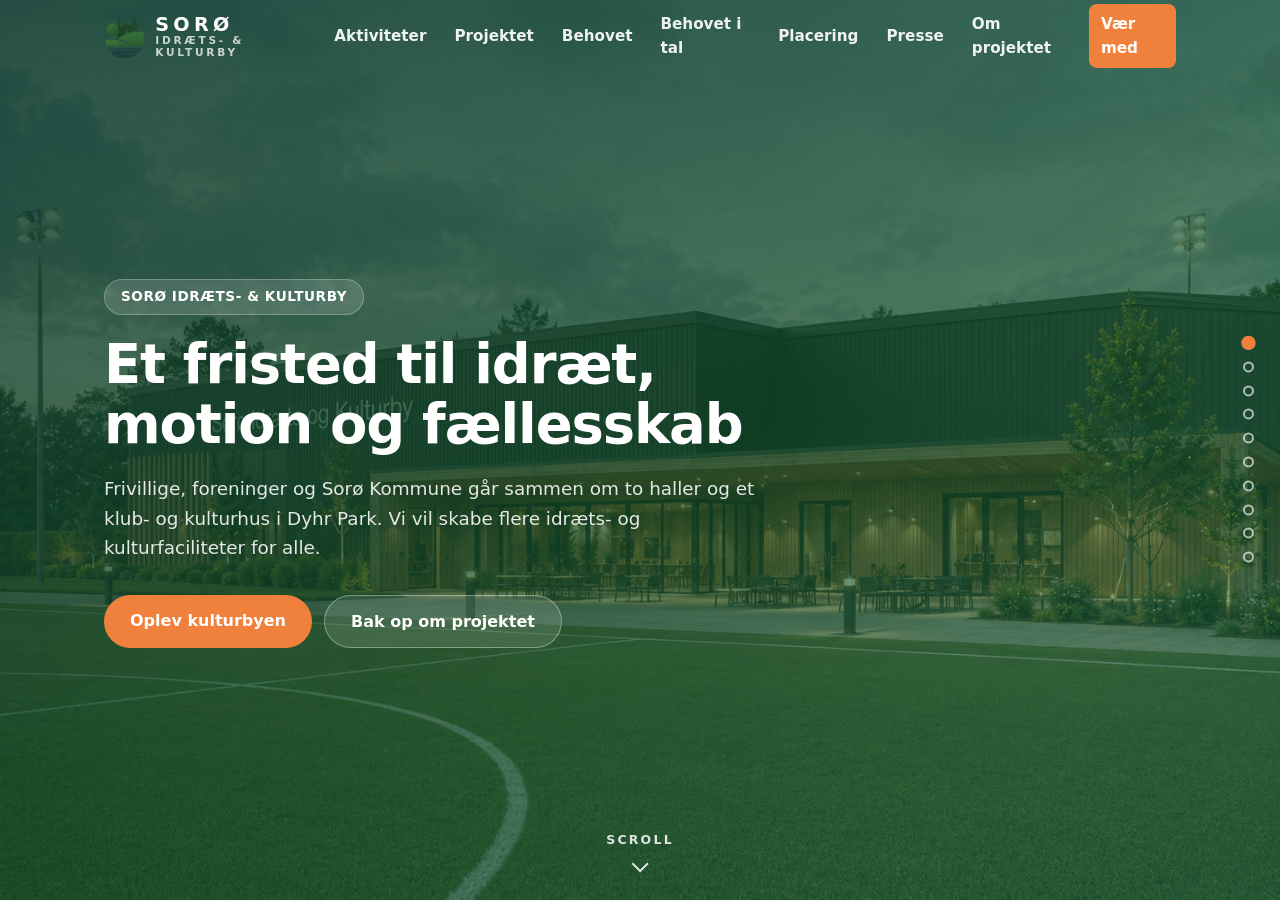
<file: index.html>
<!DOCTYPE html>
<html lang="da">
<head>
<meta charset="UTF-8">
<meta name="viewport" content="width=device-width, initial-scale=1.0">
<title>Sorø Idræts- & Kulturby | Et fristed til idræt, motion og fællesskab</title>
<meta name="description" content="Sorø Idræts- & Kulturby er et fælles projekt mellem frivillige, sportsklubber og Sorø Kommune, der skaber nye rammer for idræt, motion og fællesskab. For alle. Hele året.">
<link rel="stylesheet" href="css/styles.css">
</head>
<body class="home">


<header class="site-header">
  <div class="container nav-wrap">
    <a href="#top" class="logo"><img class="logo-img" src="img/logo-mark.png" alt="Sorø Idræts- &amp; Kulturby logo"><span class="logo-text"><span class="logo-line1">SORØ</span><span class="logo-line2">Idræts- &amp; Kulturby</span></span></a>
    <button class="nav-toggle" aria-label="Menu" onclick="document.querySelector('.main-nav').classList.toggle('open')">☰</button>
    <nav class="main-nav">
      <a href="#aktiviteter">Aktiviteter</a>
      <a href="#projektet">Projektet</a>
      <a href="#behovet">Behovet</a>
      <a href="#stemmer">Behovet i tal</a>
      <a href="#placering">Placering</a>
      <a href="#presse">Presse</a>
      <a href="om-os.html">Om projektet</a>
      <a href="#kontakt" class="cta">Vær med</a>
    </nav>
  </div>
</header>

<div class="progress" id="progress" aria-hidden="true"></div>
<nav class="dots" id="dots" aria-label="Slide-navigation"></nav>

<main class="deck" id="deck">

<section class="hero hero-home slide" id="top" data-title="Forside" style="background: linear-gradient(150deg, rgba(14,59,46,0.88) 0%, rgba(20,83,45,0.70) 55%, rgba(30,122,79,0.50) 100%), url('img/SIKB_01.png') center 65%/cover no-repeat;">
  <div class="container">
    <span class="kicker">Sorø Idræts- &amp; Kulturby</span>
    <h1>Et fristed til idræt, motion og fællesskab</h1>
    <p class="lede">Frivillige, foreninger og Sorø Kommune går sammen om to haller og et klub- og kulturhus i Dyhr Park. Vi vil skabe flere idræts- og kulturfaciliteter for alle.</p>
    <div class="btn-row">
      <a href="#aktiviteter" class="btn btn-primary">Oplev kulturbyen</a>
      <a href="#kontakt" class="btn btn-ghost">Bak op om projektet</a>
    </div>
  </div>
  <a href="#aktiviteter" class="scroll-hint" aria-label="Scroll ned">Scroll<span class="chevron"></span></a>
</section>

<section class="section slide slide-deep" id="aktiviteter" data-nav data-title="Aktiviteter">
  <div class="container">
    <div class="section-head">
      <span class="kicker-dark">Aktiviteter</span>
      <h2>En dag i idræts- og kulturbyen</h2>
      <p>Huset er tegnet ud fra ét spørgsmål: Hvad har borgerne i Sorø brug for? Sådan kan en helt almindelig tirsdag se ud.</p>
    </div>
    <div class="day-strip">
      <div class="day-block morning">
        <span class="time">Kl. 9 til 15</span>
        <h3>Formiddag og middag</h3>
        <p>Seniorpadel og formiddagsfitness. Gåklubben slutter med kaffe i caféen. Balletforeningen øver i multihallen, og hjemmepassergruppen mødes i kulturhuset.</p>
      </div>
      <div class="day-block afternoon">
        <span class="time">Kl. 15 til 18</span>
        <h3>Eftermiddag</h3>
        <p>Skolen ringer ud, og hallerne fyldes: multisport for de 10 til 15-årige, dans for pigerne, klatring og lektiecafé i klubhuset.</p>
      </div>
      <div class="day-block evening">
        <span class="time">Kl. 18 til 22</span>
        <h3>Aften</h3>
        <p>Padelbanerne er fyldt med familier og motionister. Foreningsfitness kører, håndboldtræning i multihallen, og mødelokalet er booket af lokalrådet.</p>
      </div>
    </div>
    <p style="margin-top:28px;"><a href="aktiviteter.html" class="btn btn-dark">Se alle aktiviteter og målgrupper</a></p>
  </div>
</section>

<section class="section alt slide" id="projektet" data-nav data-title="Projektet">
  <div class="container">
    <div class="section-head">
      <span class="kicker-dark">Projektet</span>
      <h2>Næsten 3.000 m² under ét tag</h2>
      <p>Sorø Idræts- &amp; Kulturby er startet af frivillige ildsjæle i LBI og udvikles i fællesskab med Sorø Kommune og byens klubber. Non-profit og foreningsdrevet.</p>
      <p>Huset er også et socialt mødested for bydelen. Et sted man kan komme uden at skulle til noget bestemt, hvor foreningsliv og hverdag mødes. Kulturdelen udvikles i dialog med kommunens egne planer for kultur i Hus 7 på Frederiksberg Skole, så tilbuddene supplerer hinanden.</p>
    </div>
    <div class="grid grid-3">
      <div class="card">
        <div class="icon icon-svg" aria-hidden="true">
          <svg viewBox="0 0 48 48" fill="none" stroke-linecap="round" stroke-linejoin="round">
            <g stroke="#f0813c" stroke-width="2.6">
              <circle cx="13" cy="12" r="5" fill="#f0813c" fill-opacity="0.15"/>
              <path d="M13 3v2.6M13 18.4V21M4 12h2.6M19.4 12H22M6.6 5.6l1.9 1.9M17.5 16.5l1.9 1.9M19.4 5.6l-1.9 1.9M8.5 16.5l-1.9 1.9"/>
            </g>
            <g stroke="#14532d" stroke-width="2.8">
              <circle cx="31" cy="14" r="4.4"/>
              <path d="M31 18.5 30 30"/>
              <path d="M30 30l6.5 9.5M30 30l-5 8.5"/>
              <path d="M31 21.5l7 4"/>
              <path d="M39 26v13.5"/>
            </g>
          </svg>
        </div>
        <h3>Aktiverer seniorer i dagtimerne</h3>
        <p>Aktive fællesskaber midt på dagen, når hallerne ellers står tomme. Motion, samvær og kultur for kommunens ældre.</p>
      </div>
      <div class="card">
        <div class="icon icon-svg" aria-hidden="true">
          <svg viewBox="0 0 48 48" fill="none" stroke-linecap="round" stroke-linejoin="round">
            <path d="M6 21 24 7l18 14" stroke="#14532d" stroke-width="2.8"/>
            <circle cx="26" cy="31" r="8" stroke="#f0813c" stroke-width="2.6" fill="#f0813c" fill-opacity="0.12"/>
            <path d="M18.6 28.5c4.8-3.2 10-3.2 14.8 0M26 23v16" stroke="#f0813c" stroke-width="2.2"/>
            <path d="M8 39h6M5 34h5" stroke="#14532d" stroke-width="2.6"/>
          </svg>
        </div>
        <h3>Et trygt fristed for børn og unge</h3>
        <p>Multisport i hverdagen, dans og steder at være efter skole. Et ungemiljø, der bygger på bevægelse og fællesskab.</p>
      </div>
      <div class="card">
        <div class="icon icon-svg" aria-hidden="true">
          <svg viewBox="0 0 48 48" fill="none" stroke-linecap="round" stroke-linejoin="round">
            <path d="M5 20 24 5l19 15" stroke="#14532d" stroke-width="2.8"/>
            <g stroke="#1e7a4f" stroke-width="2.6">
              <circle cx="14.5" cy="27" r="3.6"/>
              <circle cx="33.5" cy="27" r="3.6"/>
              <path d="M8 40c0-4 3-6.8 6.5-6.8S21 36 21 40M27 40c0-4 3-6.8 6.5-6.8S40 36 40 40"/>
            </g>
            <g stroke="#f0813c" stroke-width="2.6">
              <circle cx="24" cy="23.5" r="4.2" fill="#f0813c" fill-opacity="0.15"/>
              <path d="M16.8 41c0-4.6 3.4-7.8 7.2-7.8s7.2 3.2 7.2 7.8"/>
            </g>
          </svg>
        </div>
        <h3>Samler foreninger og kulturliv</h3>
        <p>Foreningsfitness, klub- og kulturhus og fleksible faciliteter. Et fælles hjem for foreningerne og et socialt mødested for hele bydelen.</p>
      </div>
    </div>
  </div>
</section>

<section class="section slide" id="behovet" data-nav data-title="Behovet">
  <div class="container">
    <div class="section-head">
      <span class="kicker-dark">Behovet</span>
      <h2>Hvorfor, og hvorfor nu?</h2>
      <p>Sorø vokser, og borgerne er allerede idrætsaktive. Nu løfter frivillige, sportsklubber, politikere og Sorø Kommune faciliteterne i flok.</p>
    </div>
    <div class="stats">
      <div class="stat"><div class="num">80 %</div><div class="label">Frederiksberg bydel står for ca. 80 % af Sorø Kommunes befolkningstilvækst. Det er her, presset på faciliteterne er størst.</div></div>
      <div class="stat"><div class="num">86 %</div><div class="label">af børnene og 63 % af de voksne i kommunen er idrætsaktive. Viljen til at bevæge sig er der allerede.</div></div>
      <div class="stat"><div class="num">Nr. 89</div><div class="label">ud af 93 kommuner i DIF's analyse af idrætsindsatsen. Frivillige og kommunen vil sammen give Sorø et løft.</div></div>
    </div>
    <p style="margin-top:28px;"><a href="udfordringen.html" class="btn btn-dark">Læs hele baggrunden</a></p>
  </div>
</section>

<section class="section slide" id="stemmer" data-nav data-title="Stemmer">
  <div class="container">
    <div class="section-head">
      <span class="kicker-dark">Behovet i tal</span>
      <h2>Presset på pladserne er her allerede</h2>
    </div>
    <div class="grid grid-2">
      <div class="quote-card">
        <blockquote>"474 medlemmer sikrede sig en plads på de første to tilmeldingsdage, og det første hold blev fyldt på halvandet minut. Flere hold har allerede ventelister. Og uden de lejede haller på Sorø Gymnastikefterskole ville vi kun have plads til omkring halvdelen."</blockquote>
        <div class="attribution">
          <div class="org-badge">GYM</div>
          <div><div class="who">Gymnastikafdelingen</div><div class="role">Lynge-Broby IF</div></div>
        </div>
      </div>
      <div class="quote-card">
        <blockquote>"Fra september til april må op mod 400 padelmedlemmer køre til Slagelse flere gange om ugen for at spille."</blockquote>
        <div class="attribution">
          <div class="org-badge">PDL</div>
          <div><div class="who">Padelafdelingen</div><div class="role">Lynge-Broby IF</div></div>
        </div>
      </div>
    </div>
    <p style="margin-top: 24px;"><a href="stemmer.html" class="btn btn-dark">Se alle tallene</a></p>
  </div>
</section>

<section class="section alt slide" id="anlaeg" data-title="Anlægget">
  <div class="container">
    <div class="split">
      <figure class="viz">
        <img class="photo tall" src="img/SIKB_04.png" alt="Visualisering af hele anlægget set fra fodboldbanerne i dagslys">
        <figcaption>Visualisering, ikke endeligt byggeri</figcaption>
      </figure>
      <div class="prose">
        <h3 style="font-size:1.4rem;">Ét samlet anlæg, tre dele</h3>
        <ul class="checklist" style="margin-top:16px;">
          <li><strong>Sportshal, 1.551 m²:</strong> 4 padelbaner med plads til en femte, lounge på 240 m² og foreningsfitness</li>
          <li><strong>Multihal, 980 m²:</strong> fleksibel hal op til håndboldbanestørrelse</li>
          <li><strong>Klub- og kulturhus, 400 m²:</strong> café, mødelokaler og omklædning</li>
        </ul>
        <p style="margin-top:16px;"><a href="faciliteter.html" class="btn btn-dark">Se alle faciliteter</a> <a href="vision.html" class="btn btn-dark" style="background:transparent; color:var(--green-700); border:2px solid var(--green-700);">Læs visionen</a></p>
      </div>
    </div>
  </div>
</section>

<section class="section slide" id="placering" data-nav data-title="Placering">
  <div class="container">
    <div class="split">
      <div class="prose">
        <span class="kicker-dark">Placering</span>
        <h2>Dyhr Park: midt i den voksende bydel</h2>
        <p>Anlægget placeres langs den østlige kant af Dyhr Park ved Smedeparken. Placeringen er valgt med omhu:</p>
        <ul class="checklist">
          <li><strong>Begge 11-mandsbaner på arealet bevares</strong> fuldt ud, og foreningens øvrige baner ved den eksisterende hal berøres ikke.</li>
          <li><strong>En fremtidig udvidelse af skolen</strong> berøres ikke.</li>
          <li><strong>Tæt på boligerne</strong> i Frederiksberg bydel, hvor væksten sker.</li>
        </ul>
      </div>
      <figure class="viz">
        <img class="photo tall" src="img/situationsplan-1.png" alt="Situationsplan: anlægget indtegnet langs østkanten af Dyhr Park med fodboldbanerne bevaret" style="object-fit: contain; background: #fff; padding: 8px;">
        <figcaption>Situationsplan fra skitseprojektet (EBH Byg, oktober 2025)</figcaption>
      </figure>
    </div>
  </div>
</section>

<section class="section alt slide" id="status" data-title="Status">
  <div class="container">
    <div class="split">
      <figure class="viz">
        <img class="photo tall" src="img/SIKB_06.png" alt="Visualisering af Sorø Idræts- og Kulturby set fra fodboldbanerne i aftenlys">
        <figcaption>Visualisering, ikke endeligt byggeri</figcaption>
      </figure>
      <div class="prose">
        <span class="kicker-dark">Status lige nu</span>
        <h2>Projektet er godt på vej</h2>
        <ul class="checklist">
          <li><strong>Budgettet er kvalificeret af vores arkitekt:</strong> de sidste forhold omkring byggeri og finansiering afklares nu med Sorø Kommune.</li>
          <li><strong>Dialogen med Sorø Kommune er i gang</strong> om samarbejdsmodel, finansiering &amp; lokalplan.</li>
          <li><strong>Fondsdialog &amp; sponsorater forberedes</strong>, bl.a. med Lokale og Anlægsfonden.</li>
          <li><strong>Projektet er tegnet og prissat til Dyhr Park:</strong> alle fodboldbaner bevares, og der er plads til at udvide, når behovet vokser.</li>
        </ul>
      </div>
    </div>
  </div>
</section>

<section class="section slide" id="presse" data-nav data-title="Presse">
  <div class="container">
    <div class="section-head">
      <span class="kicker-dark">Presse</span>
      <h2>Nyt fra projektet</h2>
      <p>Pressemeddelelser fra styregruppen og omtalen af projektet i medierne.</p>
    </div>

    <div class="press-slider">
      <div class="press-track">

        <a class="press-card is-release" href="presse.html#pm-2026-11">
          <span class="press-meta"><span class="press-source">Pressemeddelelse</span><span class="press-date">Oktober 2026</span></span>
          <h3>Millionaftale på plads: Grønt lys til ny Idræts- og Kulturby i Sorø</h3>
          <p>Med 5 mio. kr. fra Sorø Kommune og 3 mio. kr. fra Lynge-Broby Idrætsforenings egen opsparing er fundamentet på i alt 8 mio. kr. nu sikret til projektet i Dyhr Park.</p>
          <span class="press-link">Læs pressemeddelelsen</span>
        </a>

        <a class="press-card" href="https://dansk-byudvikling.dk/ny-multihal-et-lille-skridt-naermere-realisering/" target="_blank" rel="noopener">
          <span class="press-meta"><span class="press-source">Dansk Byudvikling</span><span class="press-date">29. okt. 2026</span></span>
          <h3>Ny multihal et lille skridt nærmere realisering</h3>
          <p>Politisk ja til placeringen i Dyhr Park. Næste skridt er en ny lokalplan, og styregruppen skal rejse den resterende finansiering.</p>
          <span class="press-link">Læs artiklen</span>
        </a>

        <a class="press-card" href="https://www.tv2east.dk/soroe/kommune-lander-budget-investerer-millioner-i-skoler-og-dagtilbud-8d69f" target="_blank" rel="noopener">
          <span class="press-meta"><span class="press-source">TV2 Øst</span><span class="press-date">Sept. 2026</span></span>
          <h3>Kommune lander budget: Afsætter millionbeløb til skoler og dagtilbud</h3>
          <p>Budgetaftalen for 2027 afsætter fem millioner kroner i anlægstilskud til LBI’s halprojekt i 2028.</p>
          <span class="press-link">Læs artiklen</span>
        </a>

        <a class="press-card" href="https://sjaellandske.sn.dk/article/6549854/soroe-kommune/nyhed/fuld-opbakning-til-to-nye-sportshaller" target="_blank" rel="noopener">
          <span class="press-meta"><span class="press-source">Sjællandske</span><span class="press-date">16. apr. 2026</span></span>
          <h3>Fuld opbakning til to nye sportshaller</h3>
          <p>Flere sportsgrene mangler plads, og padelsporten er vokset langt ud over, hvad de udendørs baner giver mulighed for.</p>
          <span class="press-link">Læs artiklen</span>
        </a>

      </div>

      <div class="press-nav-row">
        <button class="press-nav prev" type="button" aria-label="Forrige"><span></span></button>
        <button class="press-nav next" type="button" aria-label="Næste"><span></span></button>
        <a href="presse.html" class="btn btn-dark">Se pressesiden</a>
      </div>
    </div>
  </div>
</section>

<section class="section slide slide-end" id="kontakt" data-nav data-title="Vær med">
  <div class="container">
    <div class="cta-band">
      <h2>Vil du være med?</h2>
      <p>Er du borger, forening, fond eller interessent, der vil bakke op om Sorø Idræts- &amp; Kulturby? Vi vil meget gerne høre fra dig.</p>
      <div class="btn-row" style="justify-content:center; margin-bottom:24px;">
        <a href="mailto:sikb@lyngebrobyif.dk" class="btn btn-primary">Skriv til os</a>
        <a href="om-os.html#bidrag" class="btn btn-primary">Bliv sponsor eller partner</a>
        <a href="om-os.html" class="btn btn-ghost">Mød teamet bag</a>
      </div>
      <!-- EmailOctopus tilmeldingsformular (liste: SIKB) -->
      <div class="newsletter-embed">
        <script async src="https://eocampaign1.com/form/103cbd0a-e8ec-11f1-9779-5f78b6908c71.js" data-form="103cbd0a-e8ec-11f1-9779-5f78b6908c71"></script>
      </div>
    </div>
  </div>
</section>

<footer class="site-footer slide-footer">
  <div class="container">
    <div class="footer-grid">
      <div>
        <h4>Sorø Idræts- &amp; Kulturby</h4>
        <p style="font-size:0.93rem; max-width:38ch;">Et fælles non-profit projekt mellem frivillige i LBI, byens sportsklubber og Sorø Kommune.</p>
      </div>
      <div>
        <h4>Sider</h4>
        <ul>
          <li><a href="vision.html">Visionen</a></li>
          <li><a href="udfordringen.html">Hvorfor nu?</a></li>
          <li><a href="faciliteter.html">Faciliteter</a></li>
          <li><a href="aktiviteter.html">Aktiviteter</a></li>
          <li><a href="stemmer.html">Behovet i tal</a></li>
          <li><a href="presse.html">Presse</a></li>
          <li><a href="om-os.html">Om os</a></li>
        </ul>
      </div>
      <div>
        <h4>Kontakt</h4>
        <ul>
          <li><a href="mailto:sikb@lyngebrobyif.dk">sikb@lyngebrobyif.dk</a></li>
          <li>Dyhr Park, Sorø</li>
        </ul>
      </div>
    </div>
    <div class="footer-bottom">
      <span>© 2026 Sorø Idræts- &amp; Kulturby</span>
      <span>sikb.dk</span>
    </div>
  </div>
</footer>

</main>

<script src="js/main.js" defer></script>
</body>
</html>
</file>
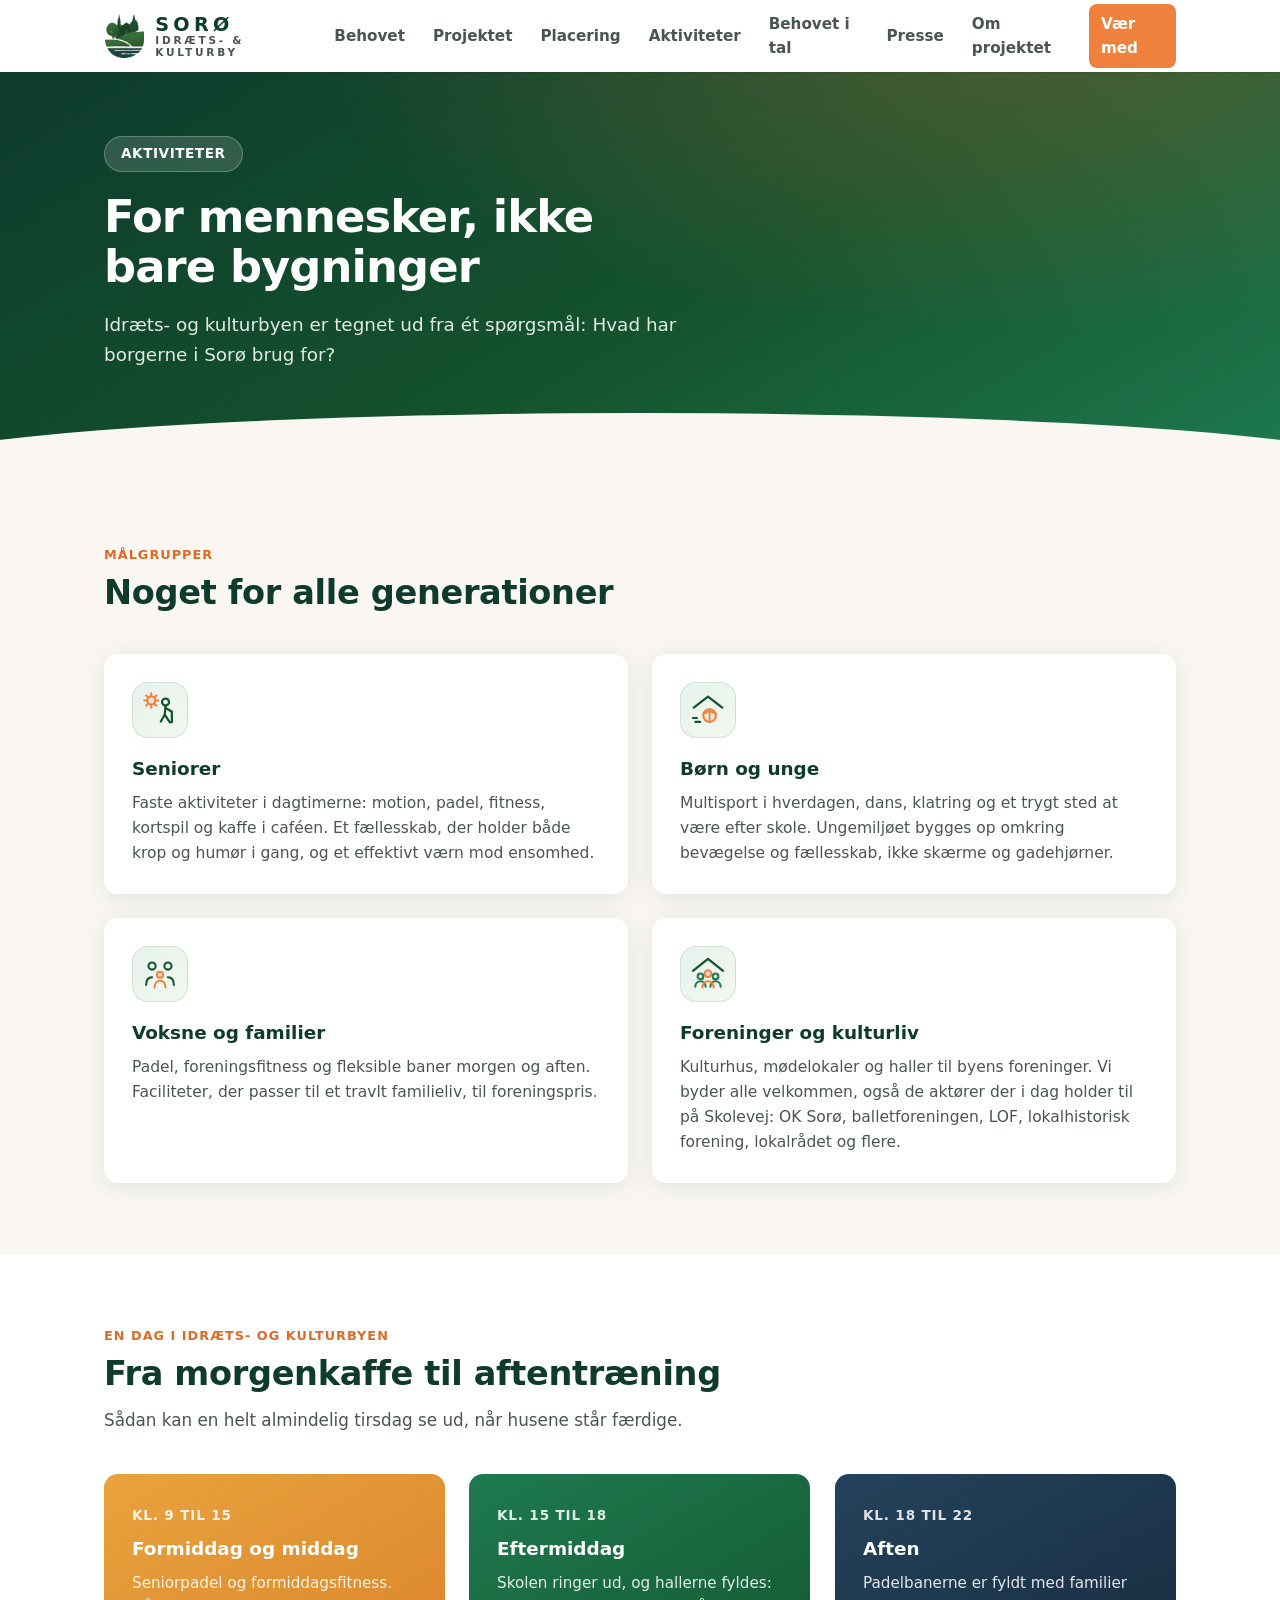
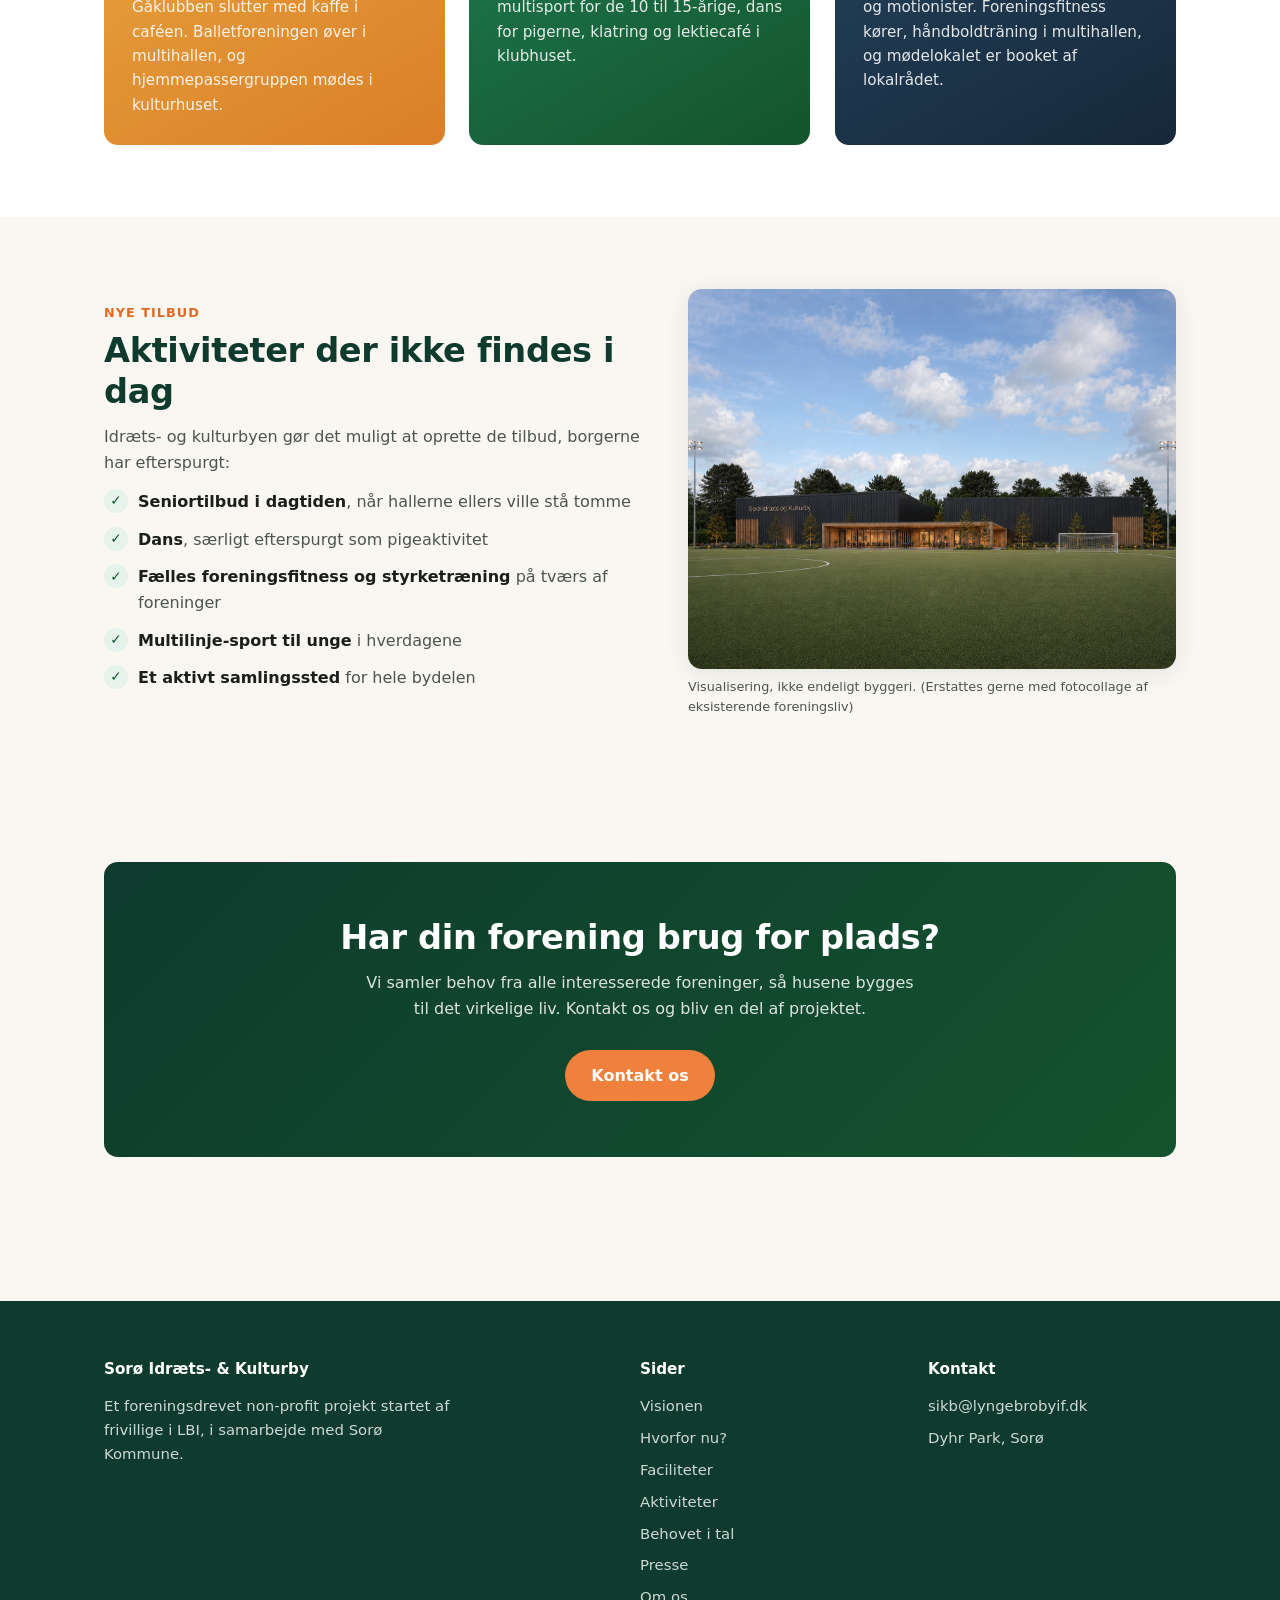
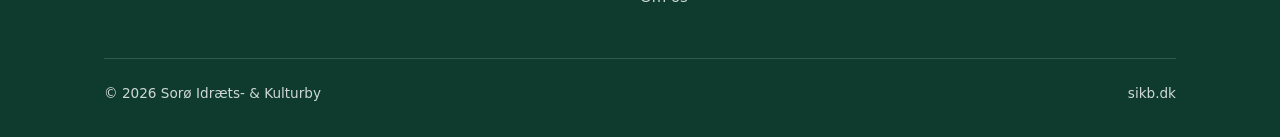
<file: aktiviteter.html>
<!DOCTYPE html>
<html lang="da">
<head>
<meta charset="UTF-8">
<meta name="viewport" content="width=device-width, initial-scale=1.0">
<title>Aktiviteter | Sorø Idræts- & Kulturby</title>
<meta name="description" content="Aktiviteter for alle: seniorer i dagtimerne, børn og unge efter skole, familier og foreninger. Se hvad Sorø Idræts- & Kulturby kommer til at rumme.">
<link rel="stylesheet" href="css/styles.css">
</head>
<body>


<header class="site-header">
  <div class="container nav-wrap">
    <a href="index.html" class="logo"><img class="logo-img" src="img/logo-mark.png" alt="Sorø Idræts- &amp; Kulturby logo"><span class="logo-text"><span class="logo-line1">SORØ</span><span class="logo-line2">Idræts- &amp; Kulturby</span></span></a>
    <button class="nav-toggle" aria-label="Menu" onclick="document.querySelector('.main-nav').classList.toggle('open')">☰</button>
    <nav class="main-nav">
      <a href="index.html#behovet">Behovet</a>
      <a href="index.html#projektet">Projektet</a>
      <a href="index.html#placering">Placering</a>
      <a href="index.html#aktiviteter">Aktiviteter</a>
      <a href="index.html#stemmer">Behovet i tal</a>
      <a href="presse.html">Presse</a>
      <a href="om-os.html">Om projektet</a>
      <a href="index.html#kontakt" class="cta">Vær med</a>
    </nav>
  </div>
</header>

<section class="hero hero-small">
  <div class="container">
    <span class="kicker">Aktiviteter</span>
    <h1>For mennesker, ikke bare bygninger</h1>
    <p class="lede">Idræts- og kulturbyen er tegnet ud fra ét spørgsmål: Hvad har borgerne i Sorø brug for?</p>
  </div>
</section>

<section class="section">
  <div class="container">
    <div class="section-head">
      <span class="kicker-dark">Målgrupper</span>
      <h2>Noget for alle generationer</h2>
    </div>
    <div class="grid grid-2">
      <div class="card">
        <div class="icon icon-svg" aria-hidden="true"><svg viewBox="0 0 48 48" fill="none" stroke-linecap="round" stroke-linejoin="round"><g stroke="#f0813c" stroke-width="2.6"><circle cx="13" cy="12" r="5" fill="#f0813c" fill-opacity="0.15"/><path d="M13 3v2.6M13 18.4V21M4 12h2.6M19.4 12H22M6.6 5.6l1.9 1.9M17.5 16.5l1.9 1.9M19.4 5.6l-1.9 1.9M8.5 16.5l-1.9 1.9"/></g><g stroke="#14532d" stroke-width="2.8"><circle cx="31" cy="14" r="4.4"/><path d="M31 18.5 30 30"/><path d="M30 30l6.5 9.5M30 30l-5 8.5"/><path d="M31 21.5l7 4"/><path d="M39 26v13.5"/></g></svg></div>
        <h3>Seniorer</h3>
        <p>Faste aktiviteter i dagtimerne: motion, padel, fitness, kortspil og kaffe i caféen. Et fællesskab, der holder både krop og humør i gang, og et effektivt værn mod ensomhed.</p>
      </div>
      <div class="card">
        <div class="icon icon-svg" aria-hidden="true"><svg viewBox="0 0 48 48" fill="none" stroke-linecap="round" stroke-linejoin="round"><path d="M6 21 24 7l18 14" stroke="#14532d" stroke-width="2.8"/><circle cx="26" cy="31" r="8" stroke="#f0813c" stroke-width="2.6" fill="#f0813c" fill-opacity="0.12"/><path d="M18.6 28.5c4.8-3.2 10-3.2 14.8 0M26 23v16" stroke="#f0813c" stroke-width="2.2"/><path d="M8 39h6M5 34h5" stroke="#14532d" stroke-width="2.6"/></svg></div>
        <h3>Børn og unge</h3>
        <p>Multisport i hverdagen, dans, klatring og et trygt sted at være efter skole. Ungemiljøet bygges op omkring bevægelse og fællesskab, ikke skærme og gadehjørner.</p>
      </div>
      <div class="card">
        <div class="icon icon-svg" aria-hidden="true"><svg viewBox="0 0 48 48" fill="none" stroke-linecap="round" stroke-linejoin="round"><g stroke="#14532d" stroke-width="2.6"><circle cx="14" cy="14" r="4.5"/><path d="M6.5 38c0-6.5 3.2-10 7.5-10"/><circle cx="34" cy="14" r="4.5"/><path d="M41.5 38c0-6.5-3.2-10-7.5-10"/></g><g stroke="#f0813c" stroke-width="2.6"><circle cx="24" cy="25" r="3.8" fill="#f0813c" fill-opacity="0.15"/><path d="M17 41c0-5.2 3-8.4 7-8.4s7 3.2 7 8.4"/></g></svg></div>
        <h3>Voksne og familier</h3>
        <p>Padel, foreningsfitness og fleksible baner morgen og aften. Faciliteter, der passer til et travlt familieliv, til foreningspris.</p>
      </div>
      <div class="card">
        <div class="icon icon-svg" aria-hidden="true"><svg viewBox="0 0 48 48" fill="none" stroke-linecap="round" stroke-linejoin="round"><path d="M5 20 24 5l19 15" stroke="#14532d" stroke-width="2.8"/><g stroke="#1e7a4f" stroke-width="2.6"><circle cx="14.5" cy="27" r="3.6"/><circle cx="33.5" cy="27" r="3.6"/><path d="M8 40c0-4 3-6.8 6.5-6.8S21 36 21 40M27 40c0-4 3-6.8 6.5-6.8S40 36 40 40"/></g><g stroke="#f0813c" stroke-width="2.6"><circle cx="24" cy="23.5" r="4.2" fill="#f0813c" fill-opacity="0.15"/><path d="M16.8 41c0-4.6 3.4-7.8 7.2-7.8s7.2 3.2 7.2 7.8"/></g></svg></div>
        <h3>Foreninger og kulturliv</h3>
        <p>Kulturhus, mødelokaler og haller til byens foreninger. Vi byder alle velkommen, også de aktører der i dag holder til på Skolevej: OK Sorø, balletforeningen, LOF, lokalhistorisk forening, lokalrådet og flere.</p>
      </div>
    </div>
  </div>
</section>

<section class="section alt">
  <div class="container">
    <div class="section-head">
      <span class="kicker-dark">En dag i idræts- og kulturbyen</span>
      <h2>Fra morgenkaffe til aftentræning</h2>
      <p>Sådan kan en helt almindelig tirsdag se ud, når husene står færdige.</p>
    </div>
    <div class="day-strip">
      <div class="day-block morning">
        <span class="time">Kl. 9 til 15</span>
        <h3>Formiddag og middag</h3>
        <p>Seniorpadel og formiddagsfitness. Gåklubben slutter med kaffe i caféen. Balletforeningen øver i multihallen, og hjemmepassergruppen mødes i kulturhuset.</p>
      </div>
      <div class="day-block afternoon">
        <span class="time">Kl. 15 til 18</span>
        <h3>Eftermiddag</h3>
        <p>Skolen ringer ud, og hallerne fyldes: multisport for de 10 til 15-årige, dans for pigerne, klatring og lektiecafé i klubhuset.</p>
      </div>
      <div class="day-block evening">
        <span class="time">Kl. 18 til 22</span>
        <h3>Aften</h3>
        <p>Padelbanerne er fyldt med familier og motionister. Foreningsfitness kører, håndboldträning i multihallen, og mødelokalet er booket af lokalrådet.</p>
      </div>
    </div>
  </div>
</section>

<section class="section">
  <div class="container">
    <div class="split">
      <div class="prose">
        <span class="kicker-dark">Nye tilbud</span>
        <h2>Aktiviteter der ikke findes i dag</h2>
        <p>Idræts- og kulturbyen gør det muligt at oprette de tilbud, borgerne har efterspurgt:</p>
        <ul class="checklist">
          <li><strong>Seniortilbud i dagtiden</strong>, når hallerne ellers ville stå tomme</li>
          <li><strong>Dans</strong>, særligt efterspurgt som pigeaktivitet</li>
          <li><strong>Fælles foreningsfitness og styrketræning</strong> på tværs af foreninger</li>
          <li><strong>Multilinje-sport til unge</strong> i hverdagene</li>
          <li><strong>Et aktivt samlingssted</strong> for hele bydelen</li>
        </ul>
      </div>
      <figure class="viz">
        <img class="photo tall" src="img/sikb_07.png" alt="Visualisering af Sorø Idræts- og Kulturby i dagslys set over fodboldbanen">
        <figcaption>Visualisering, ikke endeligt byggeri. (Erstattes gerne med fotocollage af eksisterende foreningsliv)</figcaption>
      </figure>
    </div>
  </div>
</section>

<section class="section">
  <div class="container">
    <div class="cta-band">
      <h2>Har din forening brug for plads?</h2>
      <p>Vi samler behov fra alle interesserede foreninger, så husene bygges til det virkelige liv. Kontakt os og bliv en del af projektet.</p>
      <a href="om-os.html#bidrag" class="btn btn-primary">Kontakt os</a>
    </div>
  </div>
</section>

<footer class="site-footer">
  <div class="container">
    <div class="footer-grid">
      <div>
        <h4>Sorø Idræts- &amp; Kulturby</h4>
        <p style="font-size:0.93rem; max-width:38ch;">Et foreningsdrevet non-profit projekt startet af frivillige i LBI, i samarbejde med Sorø Kommune.</p>
      </div>
      <div>
        <h4>Sider</h4>
        <ul>
          <li><a href="vision.html">Visionen</a></li>
          <li><a href="udfordringen.html">Hvorfor nu?</a></li>
          <li><a href="faciliteter.html">Faciliteter</a></li>
          <li><a href="aktiviteter.html">Aktiviteter</a></li>
          <li><a href="stemmer.html">Behovet i tal</a></li>
          <li><a href="presse.html">Presse</a></li>
          <li><a href="om-os.html">Om os</a></li>
        </ul>
      </div>
      <div>
        <h4>Kontakt</h4>
        <ul>
          <li><a href="mailto:sikb@lyngebrobyif.dk">sikb@lyngebrobyif.dk</a></li>
          <li>Dyhr Park, Sorø</li>
        </ul>
      </div>
    </div>
    <div class="footer-bottom">
      <span>© 2026 Sorø Idræts- &amp; Kulturby</span>
      <span>sikb.dk</span>
    </div>
  </div>
</footer>

<script src="js/main.js" defer></script>
</body>
</html>
</file>
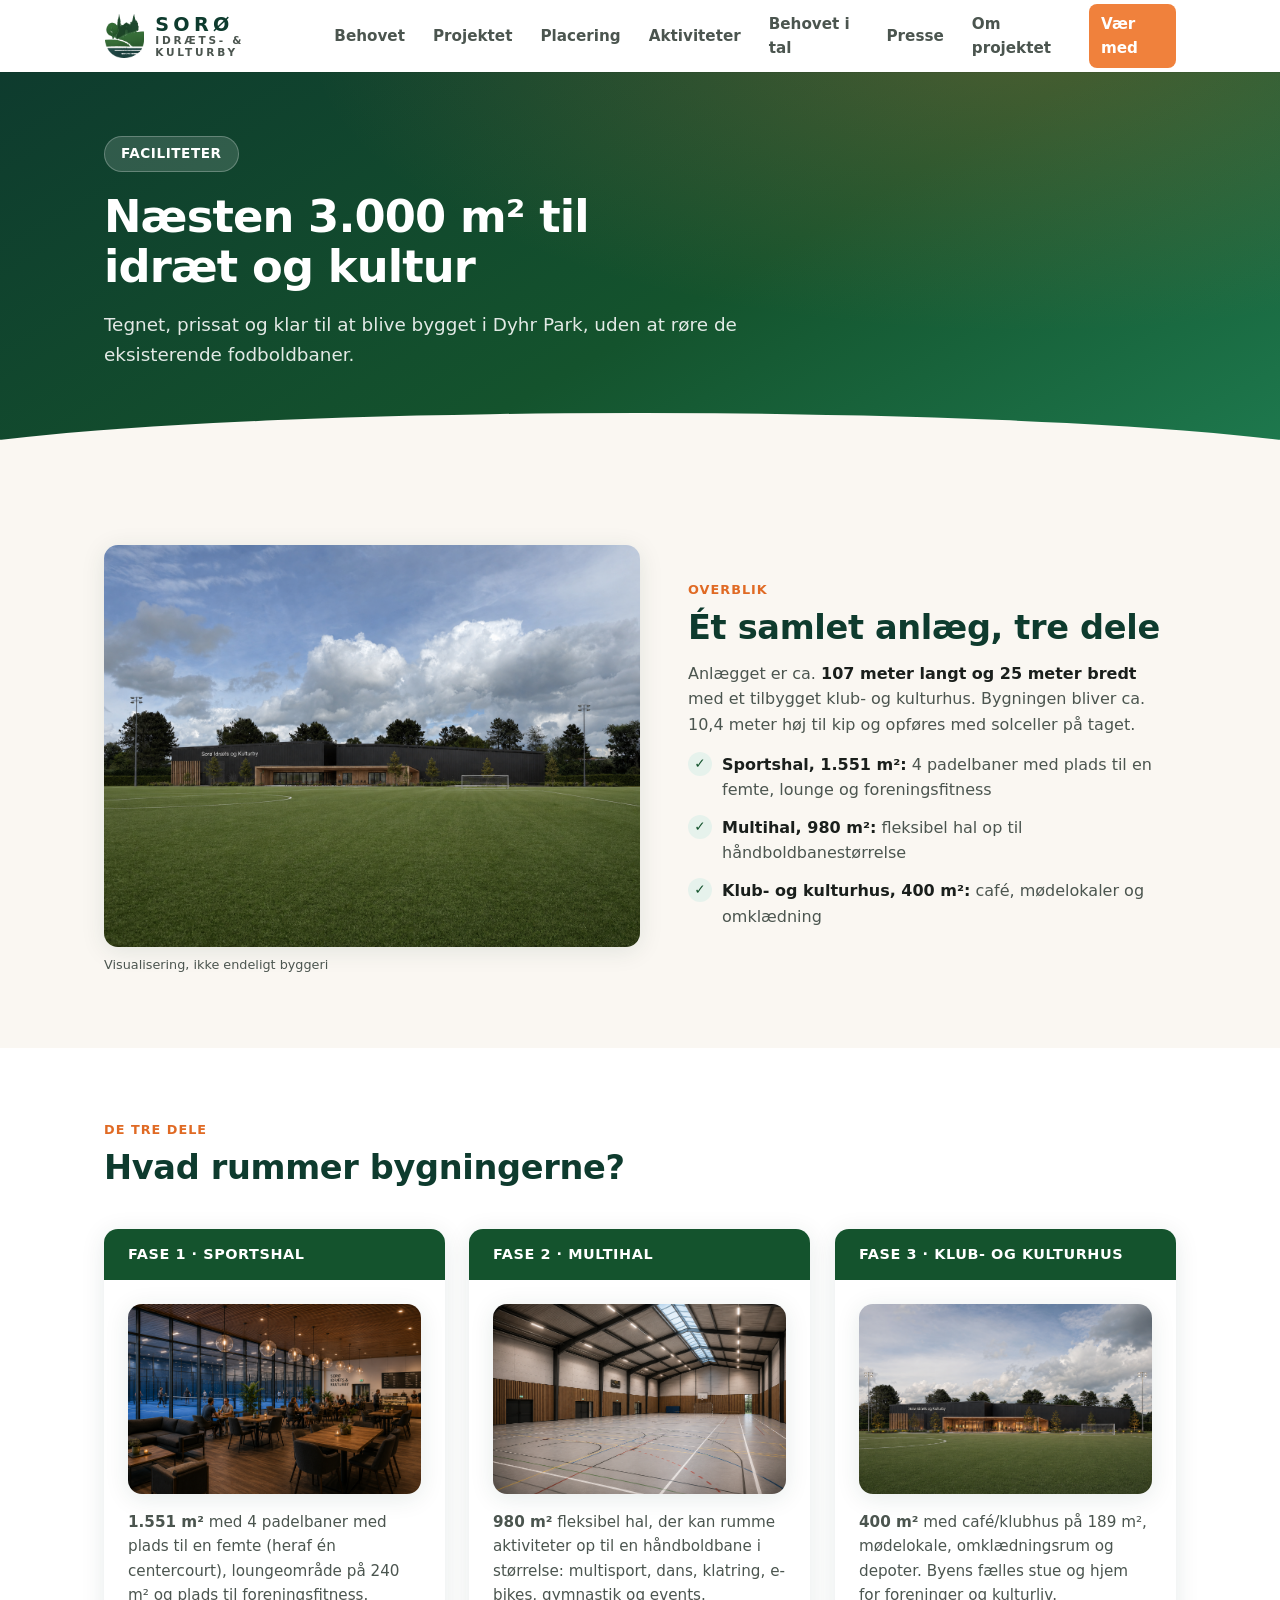
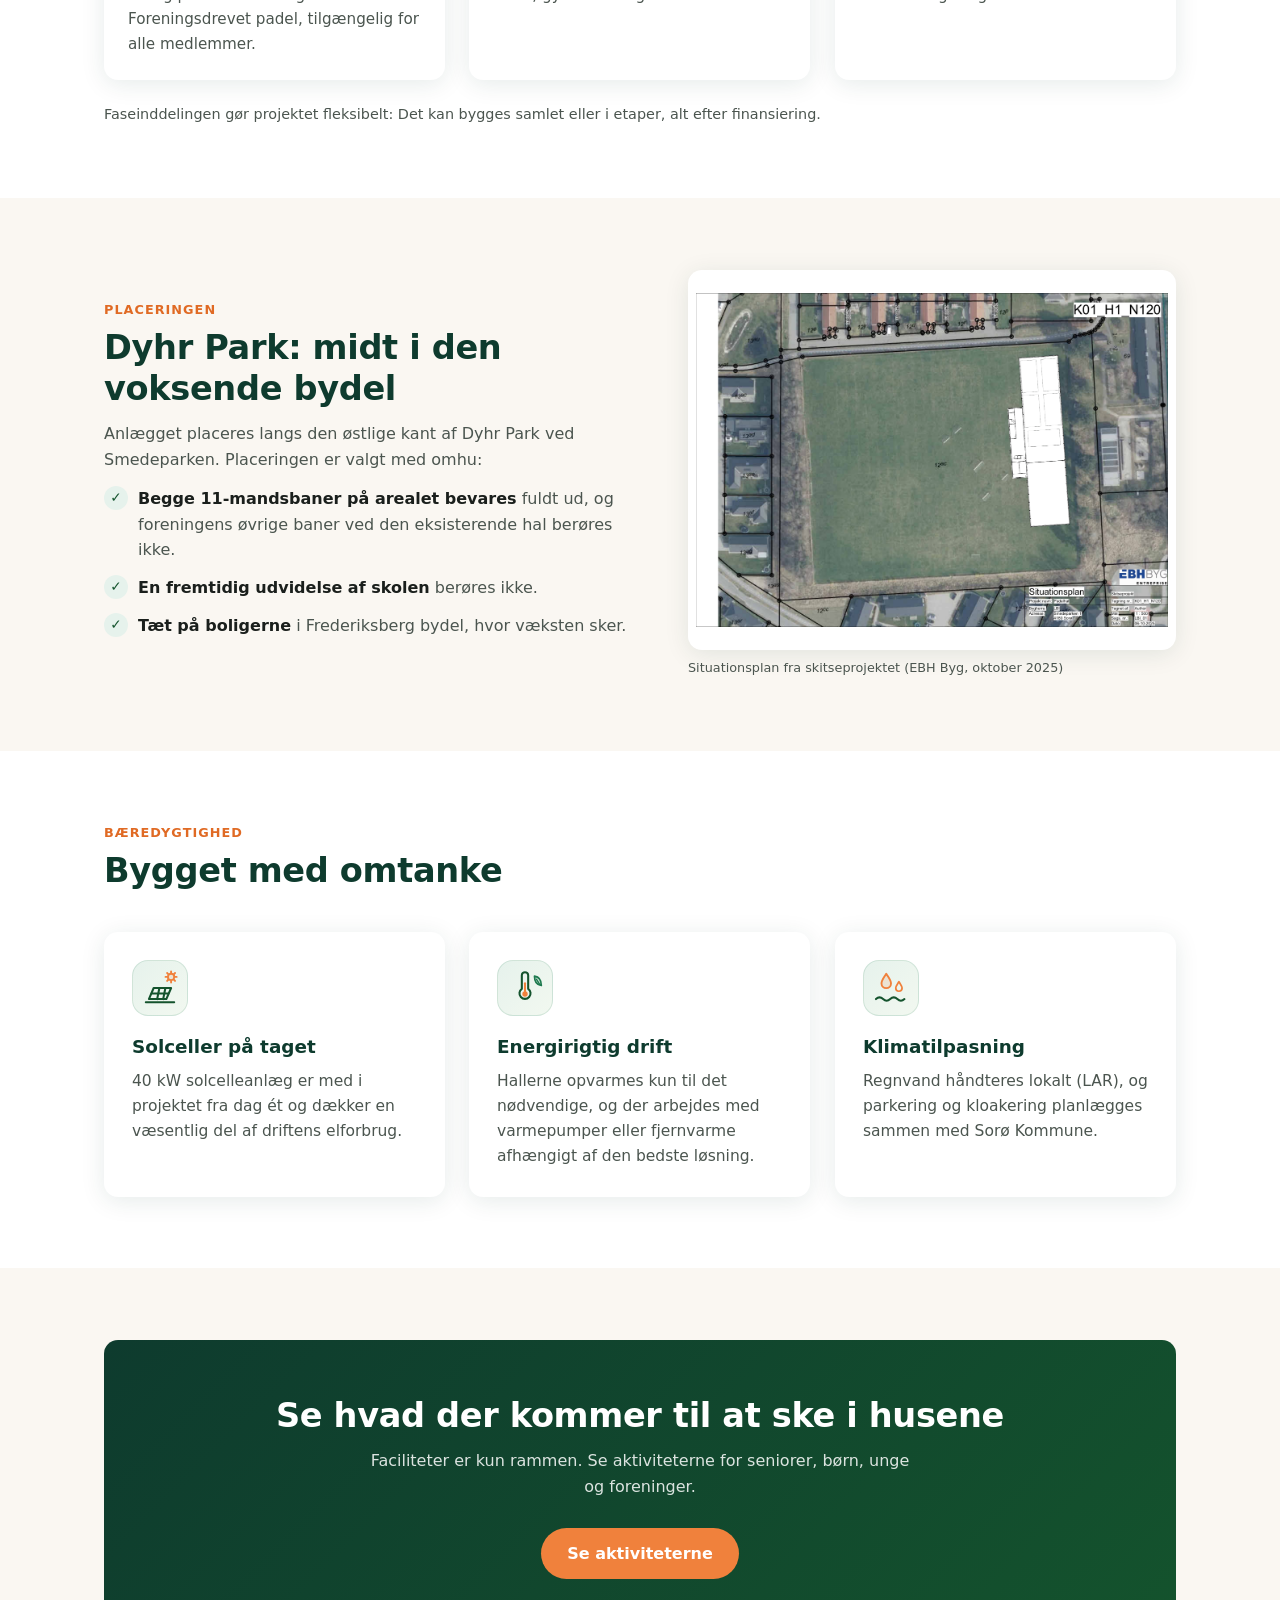
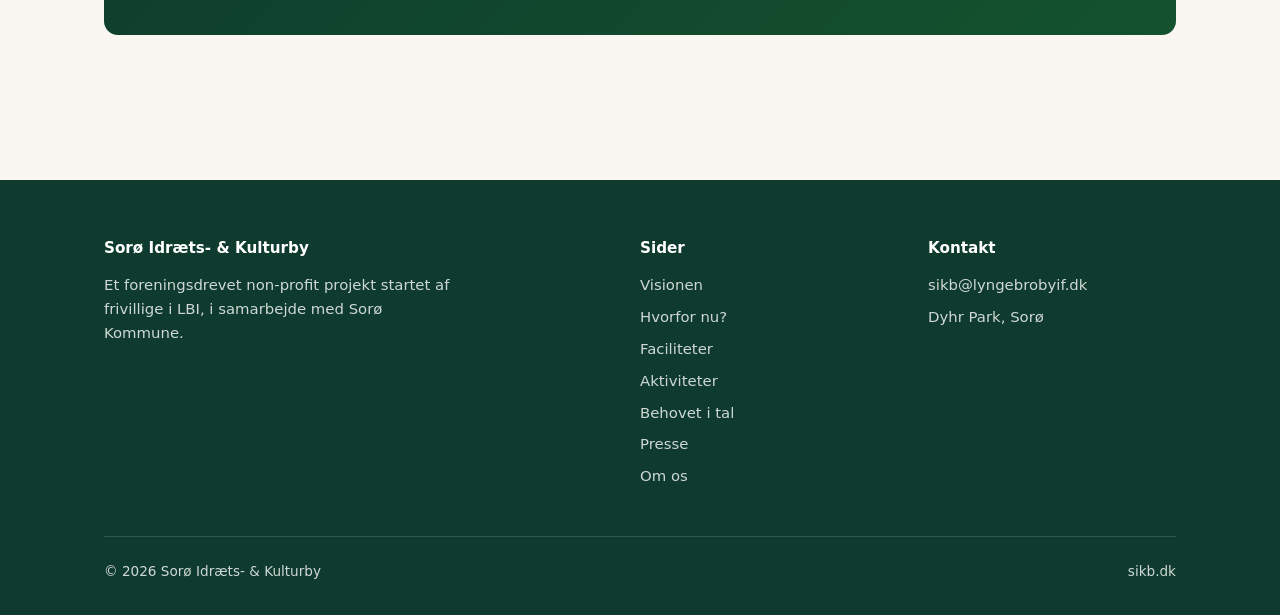
<file: faciliteter.html>
<!DOCTYPE html>
<html lang="da">
<head>
<meta charset="UTF-8">
<meta name="viewport" content="width=device-width, initial-scale=1.0">
<title>Faciliteter | Sorø Idræts- & Kulturby</title>
<meta name="description" content="To haller og et klub- og kulturhus i Dyhr Park: sportshal med padel og foreningsfitness, multihal og kulturhus. Se tegninger og faser.">
<link rel="stylesheet" href="css/styles.css">
</head>
<body>


<header class="site-header">
  <div class="container nav-wrap">
    <a href="index.html" class="logo"><img class="logo-img" src="img/logo-mark.png" alt="Sorø Idræts- &amp; Kulturby logo"><span class="logo-text"><span class="logo-line1">SORØ</span><span class="logo-line2">Idræts- &amp; Kulturby</span></span></a>
    <button class="nav-toggle" aria-label="Menu" onclick="document.querySelector('.main-nav').classList.toggle('open')">☰</button>
    <nav class="main-nav">
      <a href="index.html#behovet">Behovet</a>
      <a href="index.html#projektet">Projektet</a>
      <a href="index.html#placering">Placering</a>
      <a href="index.html#aktiviteter">Aktiviteter</a>
      <a href="index.html#stemmer">Behovet i tal</a>
      <a href="presse.html">Presse</a>
      <a href="om-os.html">Om projektet</a>
      <a href="index.html#kontakt" class="cta">Vær med</a>
    </nav>
  </div>
</header>

<section class="hero hero-small">
  <div class="container">
    <span class="kicker">Faciliteter</span>
    <h1>Næsten 3.000 m² til idræt og kultur</h1>
    <p class="lede">Tegnet, prissat og klar til at blive bygget i Dyhr Park, uden at røre de eksisterende fodboldbaner.</p>
  </div>
</section>

<section class="section">
  <div class="container">
    <div class="split">
      <figure class="viz">
        <img class="photo tall" src="img/SIKB_04.png" alt="Visualisering af hele anlægget set fra fodboldbanerne i dagslys">
        <figcaption>Visualisering, ikke endeligt byggeri</figcaption>
      </figure>
      <div class="prose">
        <span class="kicker-dark">Overblik</span>
        <h2>Ét samlet anlæg, tre dele</h2>
        <p>Anlægget er ca. <strong>107 meter langt og 25 meter bredt</strong> med et tilbygget klub- og kulturhus. Bygningen bliver ca. 10,4 meter høj til kip og opføres med solceller på taget.</p>
        <ul class="checklist">
          <li><strong>Sportshal, 1.551 m²:</strong> 4 padelbaner med plads til en femte, lounge og foreningsfitness</li>
          <li><strong>Multihal, 980 m²:</strong> fleksibel hal op til håndboldbanestørrelse</li>
          <li><strong>Klub- og kulturhus, 400 m²:</strong> café, mødelokaler og omklædning</li>
        </ul>
      </div>
    </div>
  </div>
</section>

<section class="section alt">
  <div class="container">
    <div class="section-head">
      <span class="kicker-dark">De tre dele</span>
      <h2>Hvad rummer bygningerne?</h2>
    </div>
    <div class="grid grid-3">
      <div class="phase">
        <div class="phase-head">Fase 1 · Sportshal</div>
        <div class="phase-body">
          <img class="photo short" src="img/sikb_08.png" alt="Visualisering af lounge og café med padelbaner bag glasvæg">
          <p><strong>1.551 m²</strong> med 4 padelbaner med plads til en femte (heraf én centercourt), loungeområde på 240 m² og plads til foreningsfitness. Foreningsdrevet padel, tilgængelig for alle medlemmer.</p>
        </div>
      </div>
      <div class="phase">
        <div class="phase-head">Fase 2 · Multihal</div>
        <div class="phase-body">
          <img class="photo short" src="img/sikb_09.png" alt="Visualisering af multihallens interiør med opstregede baner og ovenlys">
          <p><strong>980 m²</strong> fleksibel hal, der kan rumme aktiviteter op til en håndboldbane i størrelse: multisport, dans, klatring, e-bikes, gymnastik og events.</p>
        </div>
      </div>
      <div class="phase">
        <div class="phase-head">Fase 3 · Klub- og kulturhus</div>
        <div class="phase-body">
          <img class="photo short" src="img/SIKB_05.png" alt="Visualisering af klub- og kulturhuset med oplyst café i skumringen">
          <p><strong>400 m²</strong> med café/klubhus på 189 m², mødelokale, omklædningsrum og depoter. Byens fælles stue og hjem for foreninger og kulturliv.</p>
        </div>
      </div>
    </div>
    <p style="margin-top:24px; color:var(--ink-600); font-size:0.9rem;">Faseinddelingen gør projektet fleksibelt: Det kan bygges samlet eller i etaper, alt efter finansiering.</p>
  </div>
</section>

<section class="section">
  <div class="container">
    <div class="split">
      <div class="prose">
        <span class="kicker-dark">Placeringen</span>
        <h2>Dyhr Park: midt i den voksende bydel</h2>
        <p>Anlægget placeres langs den østlige kant af Dyhr Park ved Smedeparken. Placeringen er valgt med omhu:</p>
        <ul class="checklist">
          <li><strong>Begge 11-mandsbaner på arealet bevares</strong> fuldt ud, og foreningens øvrige baner ved den eksisterende hal berøres ikke.</li>
          <li><strong>En fremtidig udvidelse af skolen</strong> berøres ikke.</li>
          <li><strong>Tæt på boligerne</strong> i Frederiksberg bydel, hvor væksten sker.</li>
        </ul>
      </div>
      <figure class="viz">
        <img class="photo tall" src="img/situationsplan-1.png" alt="Situationsplan: anlægget indtegnet langs østkanten af Dyhr Park med fodboldbanerne bevaret" style="object-fit: contain; background: #fff; padding: 8px;">
        <figcaption>Situationsplan fra skitseprojektet (EBH Byg, oktober 2025)</figcaption>
      </figure>
    </div>
  </div>
</section>

<section class="section alt">
  <div class="container">
    <div class="section-head">
      <span class="kicker-dark">Bæredygtighed</span>
      <h2>Bygget med omtanke</h2>
    </div>
    <div class="grid grid-3">
      <div class="card">
        <div class="icon icon-svg" aria-hidden="true"><svg viewBox="0 0 48 48" fill="none" stroke-linecap="round" stroke-linejoin="round"><g stroke="#f0813c" stroke-width="2.4"><circle cx="38" cy="10" r="4" fill="#f0813c" fill-opacity="0.15"/><path d="M38 3v2M38 15v2M31 10h2M43 10h2M33 5l1.4 1.4M41.6 13.6 43 15M43 5l-1.4 1.4M34.4 13.6 33 15"/></g><g stroke="#14532d" stroke-width="2.6"><path d="M10 38l6-14h22l-6 14z"/><path d="M23.2 24 20.4 38M30.8 24 28 38M13.4 31h21.2"/><path d="M6 42h36" stroke-width="2.4"/></g></svg></div>
        <h3>Solceller på taget</h3>
        <p>40 kW solcelleanlæg er med i projektet fra dag ét og dækker en væsentlig del af driftens elforbrug.</p>
      </div>
      <div class="card">
        <div class="icon icon-svg" aria-hidden="true"><svg viewBox="0 0 48 48" fill="none" stroke-linecap="round" stroke-linejoin="round"><path d="M20 8a4 4 0 018 0v17a7 7 0 11-8 0z" stroke="#14532d" stroke-width="2.6"/><path d="M24 18v12" stroke="#f0813c" stroke-width="2.6"/><circle cx="24" cy="31.5" r="3.4" fill="#f0813c"/><path d="M36 9c6.5 1 8.6 6.4 8.6 11.8-6.5-1-8.6-6.4-8.6-11.8z" stroke="#1e7a4f" stroke-width="2.2" fill="#1e7a4f" fill-opacity="0.15"/><path d="M38.5 13c1.8 2.6 3 4.6 4.2 6.6" stroke="#1e7a4f" stroke-width="1.8"/></svg></div>
        <h3>Energirigtig drift</h3>
        <p>Hallerne opvarmes kun til det nødvendige, og der arbejdes med varmepumper eller fjernvarme afhængigt af den bedste løsning.</p>
      </div>
      <div class="card">
        <div class="icon icon-svg" aria-hidden="true"><svg viewBox="0 0 48 48" fill="none" stroke-linecap="round" stroke-linejoin="round"><path d="M18 6c3 5 6 8 6 12.2a6 6 0 11-12 0C12 14 15 11 18 6z" stroke="#f0813c" stroke-width="2.4" fill="#f0813c" fill-opacity="0.15"/><path d="M34 16c2 3.4 4 5.4 4 8.1a4 4 0 11-8 0c0-2.7 2-4.7 4-8.1z" stroke="#f0813c" stroke-width="2.2"/><path d="M5 38c3-2.8 6-2.8 9 0s6 2.8 9 0 6-2.8 9-0 6 2.8 9 0" stroke="#14532d" stroke-width="2.6"/></svg></div>
        <h3>Klimatilpasning</h3>
        <p>Regnvand håndteres lokalt (LAR), og parkering og kloakering planlægges sammen med Sorø Kommune.</p>
      </div>
    </div>
  </div>
</section>

<section class="section">
  <div class="container">
    <div class="cta-band">
      <h2>Se hvad der kommer til at ske i husene</h2>
      <p>Faciliteter er kun rammen. Se aktiviteterne for seniorer, børn, unge og foreninger.</p>
      <a href="aktiviteter.html" class="btn btn-primary">Se aktiviteterne</a>
    </div>
  </div>
</section>

<footer class="site-footer">
  <div class="container">
    <div class="footer-grid">
      <div>
        <h4>Sorø Idræts- &amp; Kulturby</h4>
        <p style="font-size:0.93rem; max-width:38ch;">Et foreningsdrevet non-profit projekt startet af frivillige i LBI, i samarbejde med Sorø Kommune.</p>
      </div>
      <div>
        <h4>Sider</h4>
        <ul>
          <li><a href="vision.html">Visionen</a></li>
          <li><a href="udfordringen.html">Hvorfor nu?</a></li>
          <li><a href="faciliteter.html">Faciliteter</a></li>
          <li><a href="aktiviteter.html">Aktiviteter</a></li>
          <li><a href="stemmer.html">Behovet i tal</a></li>
          <li><a href="presse.html">Presse</a></li>
          <li><a href="om-os.html">Om os</a></li>
        </ul>
      </div>
      <div>
        <h4>Kontakt</h4>
        <ul>
          <li><a href="mailto:sikb@lyngebrobyif.dk">sikb@lyngebrobyif.dk</a></li>
          <li>Dyhr Park, Sorø</li>
        </ul>
      </div>
    </div>
    <div class="footer-bottom">
      <span>© 2026 Sorø Idræts- &amp; Kulturby</span>
      <span>sikb.dk</span>
    </div>
  </div>
</footer>

<script src="js/main.js" defer></script>
</body>
</html>
</file>
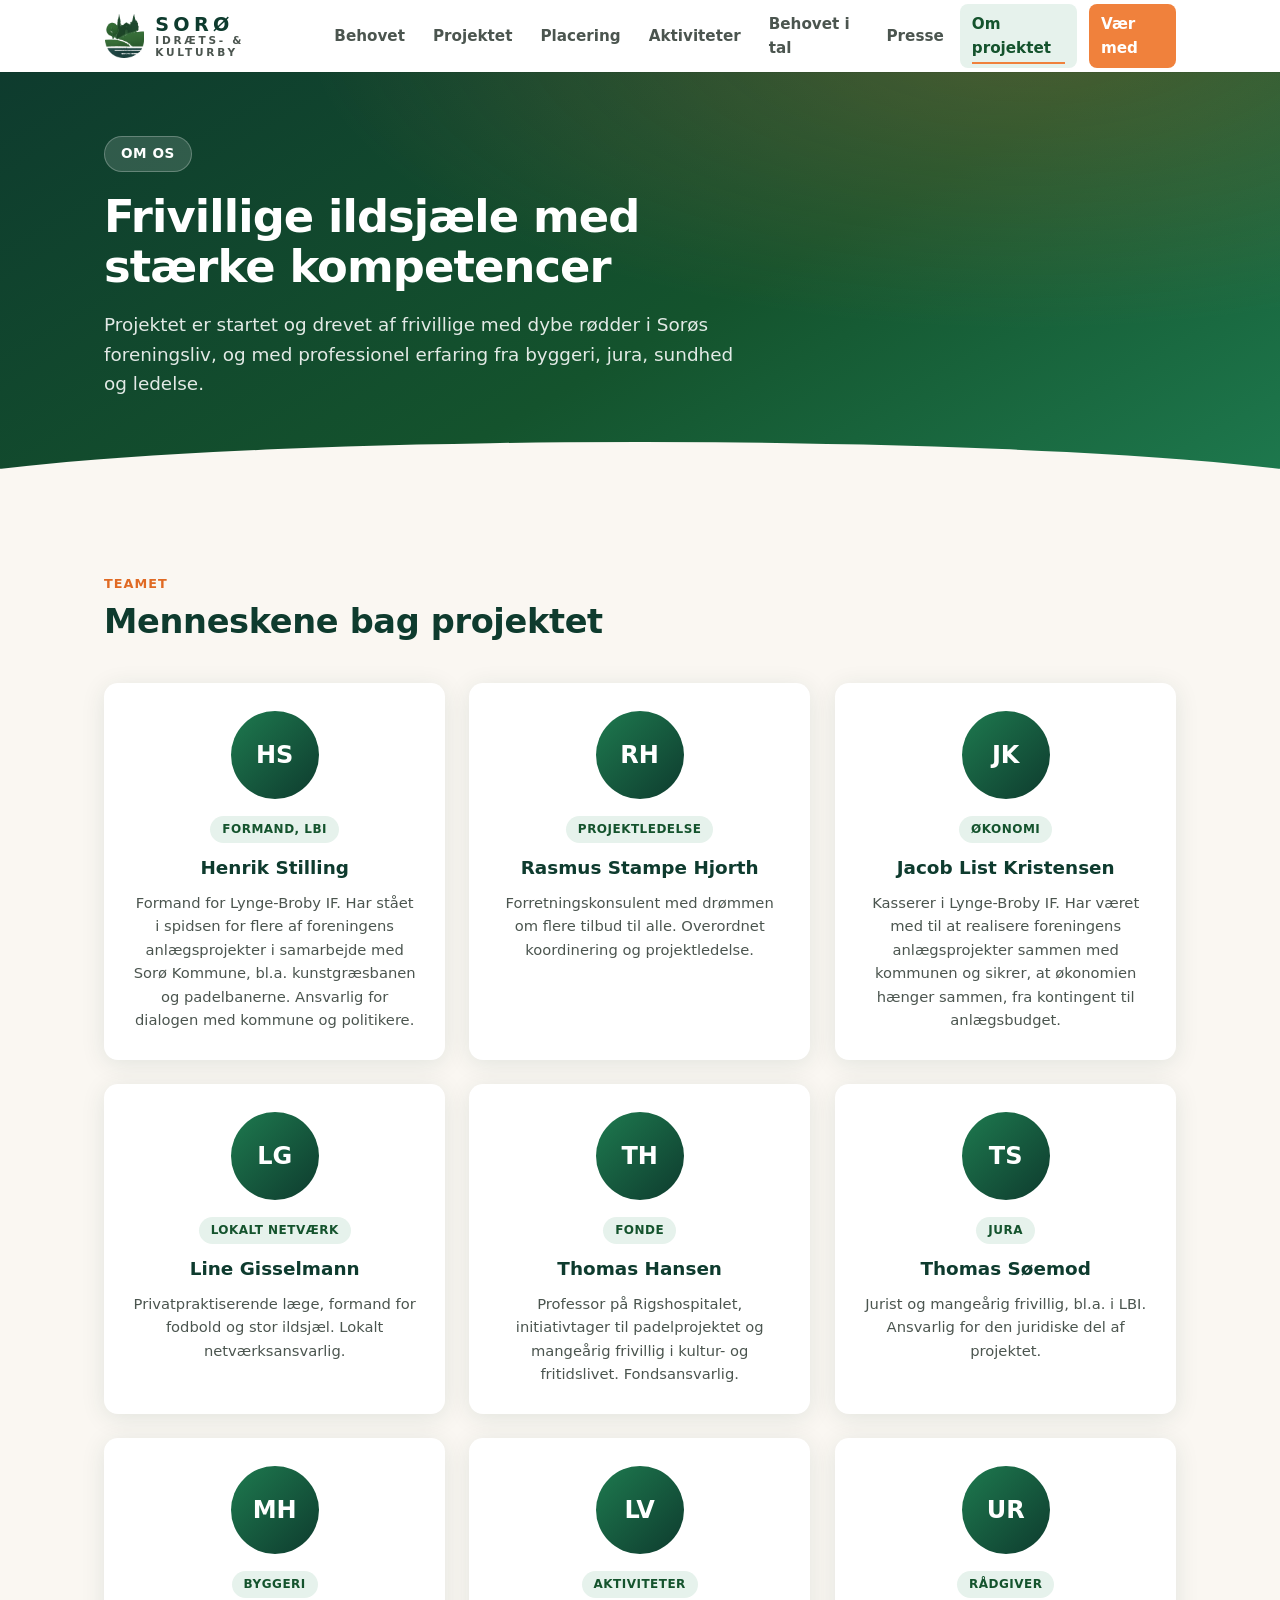
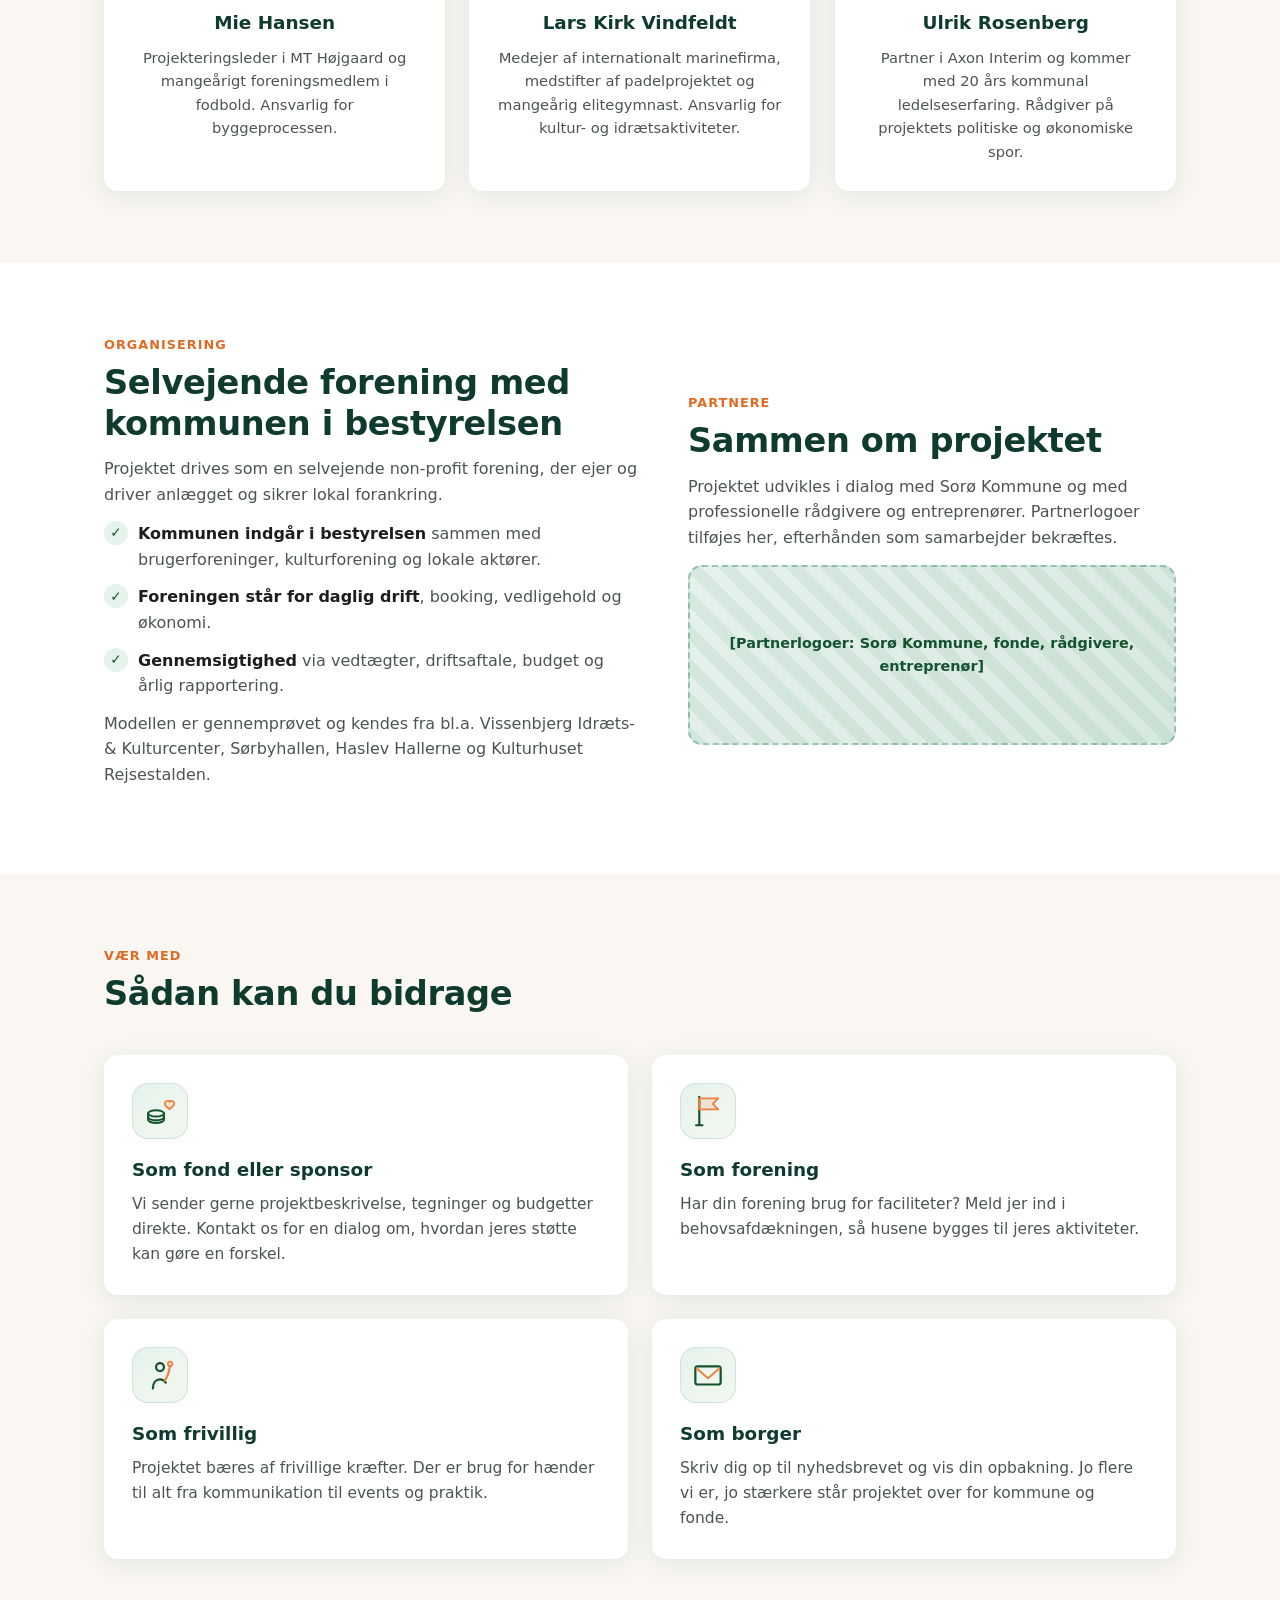
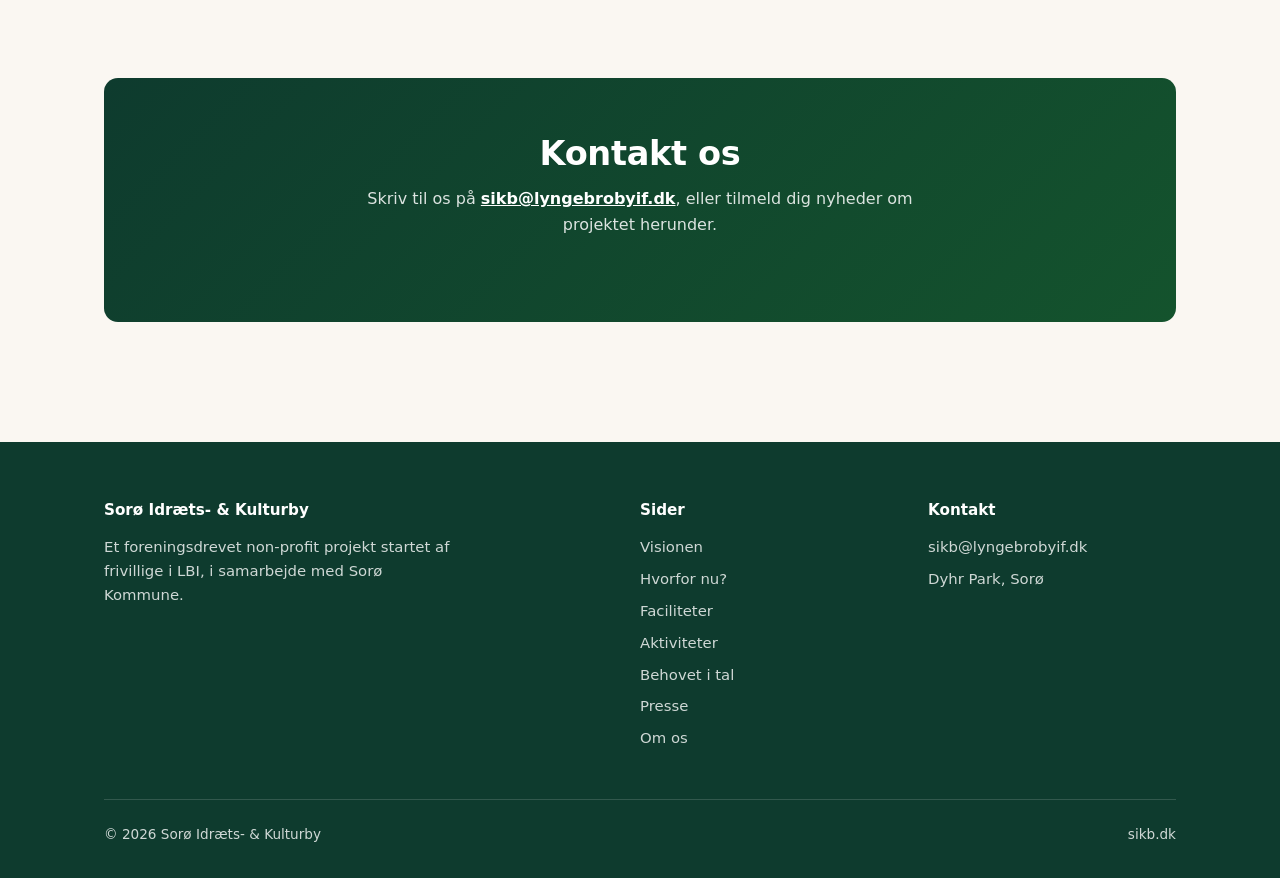
<file: om-os.html>
<!DOCTYPE html>
<html lang="da">
<head>
<meta charset="UTF-8">
<meta name="viewport" content="width=device-width, initial-scale=1.0">
<title>Om os & kontakt | Sorø Idræts- & Kulturby</title>
<meta name="description" content="Mød de frivillige bag Sorø Idræts- & Kulturby, læs om organiseringen som selvejende forening, og se hvordan du kan bidrage.">
<link rel="stylesheet" href="css/styles.css">
</head>
<body>


<header class="site-header">
  <div class="container nav-wrap">
    <a href="index.html" class="logo"><img class="logo-img" src="img/logo-mark.png" alt="Sorø Idræts- &amp; Kulturby logo"><span class="logo-text"><span class="logo-line1">SORØ</span><span class="logo-line2">Idræts- &amp; Kulturby</span></span></a>
    <button class="nav-toggle" aria-label="Menu" onclick="document.querySelector('.main-nav').classList.toggle('open')">☰</button>
    <nav class="main-nav">
      <a href="index.html#behovet">Behovet</a>
      <a href="index.html#projektet">Projektet</a>
      <a href="index.html#placering">Placering</a>
      <a href="index.html#aktiviteter">Aktiviteter</a>
      <a href="index.html#stemmer">Behovet i tal</a>
      <a href="presse.html">Presse</a>
      <a href="om-os.html" class="active">Om projektet</a>
      <a href="index.html#kontakt" class="cta">Vær med</a>
    </nav>
  </div>
</header>

<section class="hero hero-small">
  <div class="container">
    <span class="kicker">Om os</span>
    <h1>Frivillige ildsjæle med stærke kompetencer</h1>
    <p class="lede">Projektet er startet og drevet af frivillige med dybe rødder i Sorøs foreningsliv, og med professionel erfaring fra byggeri, jura, sundhed og ledelse.</p>
  </div>
</section>

<section class="section">
  <div class="container">
    <div class="section-head">
      <span class="kicker-dark">Teamet</span>
      <h2>Menneskene bag projektet</h2>
    </div>
    <div class="team-grid">
      <div class="team-card">
        <div class="avatar">HS</div>
        <div class="role-tag">Formand, LBI</div>
        <h3>Henrik Stilling</h3>
        <p>Formand for Lynge-Broby IF. Har stået i spidsen for flere af foreningens anlægsprojekter i samarbejde med Sorø Kommune, bl.a. kunstgræsbanen og padelbanerne. Ansvarlig for dialogen med kommune og politikere.</p>
      </div>
      <div class="team-card">
        <div class="avatar">RH</div>
        <div class="role-tag">Projektledelse</div>
        <h3>Rasmus Stampe Hjorth</h3>
        <p>Forretningskonsulent med drømmen om flere tilbud til alle. Overordnet koordinering og projektledelse.</p>
      </div>
      <div class="team-card">
        <div class="avatar">JK</div>
        <div class="role-tag">Økonomi</div>
        <h3>Jacob List Kristensen</h3>
        <p>Kasserer i Lynge-Broby IF. Har været med til at realisere foreningens anlægsprojekter sammen med kommunen og sikrer, at økonomien hænger sammen, fra kontingent til anlægsbudget.</p>
      </div>
      <div class="team-card">
        <div class="avatar">LG</div>
        <div class="role-tag">Lokalt netværk</div>
        <h3>Line Gisselmann</h3>
        <p>Privatpraktiserende læge, formand for fodbold og stor ildsjæl. Lokalt netværksansvarlig.</p>
      </div>
      <div class="team-card">
        <div class="avatar">TH</div>
        <div class="role-tag">Fonde</div>
        <h3>Thomas Hansen</h3>
        <p>Professor på Rigshospitalet, initiativtager til padelprojektet og mangeårig frivillig i kultur- og fritidslivet. Fondsansvarlig.</p>
      </div>
      <div class="team-card">
        <div class="avatar">TS</div>
        <div class="role-tag">Jura</div>
        <h3>Thomas Søemod</h3>
        <p>Jurist og mangeårig frivillig, bl.a. i LBI. Ansvarlig for den juridiske del af projektet.</p>
      </div>
      <div class="team-card">
        <div class="avatar">MH</div>
        <div class="role-tag">Byggeri</div>
        <h3>Mie Hansen</h3>
        <p>Projekteringsleder i MT Højgaard og mangeårigt foreningsmedlem i fodbold. Ansvarlig for byggeprocessen.</p>
      </div>
      <div class="team-card">
        <div class="avatar">LV</div>
        <div class="role-tag">Aktiviteter</div>
        <h3>Lars Kirk Vindfeldt</h3>
        <p>Medejer af internationalt marinefirma, medstifter af padelprojektet og mangeårig elitegymnast. Ansvarlig for kultur- og idrætsaktiviteter.</p>
      </div>
      <div class="team-card">
        <div class="avatar">UR</div>
        <div class="role-tag">Rådgiver</div>
        <h3>Ulrik Rosenberg</h3>
        <p>Partner i Axon Interim og kommer med 20 års kommunal ledelseserfaring. Rådgiver på projektets politiske og økonomiske spor.</p>
      </div>
    </div>
  </div>
</section>

<section class="section alt">
  <div class="container">
    <div class="split">
      <div class="prose">
        <span class="kicker-dark">Organisering</span>
        <h2>Selvejende forening med kommunen i bestyrelsen</h2>
        <p>Projektet drives som en selvejende non-profit forening, der ejer og driver anlægget og sikrer lokal forankring.</p>
        <ul class="checklist">
          <li><strong>Kommunen indgår i bestyrelsen</strong> sammen med brugerforeninger, kulturforening og lokale aktører.</li>
          <li><strong>Foreningen står for daglig drift</strong>, booking, vedligehold og økonomi.</li>
          <li><strong>Gennemsigtighed</strong> via vedtægter, driftsaftale, budget og årlig rapportering.</li>
        </ul>
        <p>Modellen er gennemprøvet og kendes fra bl.a. Vissenbjerg Idræts- &amp; Kulturcenter, Sørbyhallen, Haslev Hallerne og Kulturhuset Rejsestalden.</p>
      </div>
      <div class="prose">
        <span class="kicker-dark">Partnere</span>
        <h2>Sammen om projektet</h2>
        <p>Projektet udvikles i dialog med Sorø Kommune og med professionelle rådgivere og entreprenører. Partnerlogoer tilføjes her, efterhånden som samarbejder bekræftes.</p>
        <div class="img-placeholder short">[Partnerlogoer: Sorø Kommune, fonde, rådgivere, entreprenør]</div>
      </div>
    </div>
  </div>
</section>

<section class="section" id="bidrag">
  <div class="container">
    <div class="section-head">
      <span class="kicker-dark">Vær med</span>
      <h2>Sådan kan du bidrage</h2>
    </div>
    <div class="grid grid-2">
      <div class="card">
        <div class="icon icon-svg" aria-hidden="true"><svg viewBox="0 0 48 48" fill="none" stroke-linecap="round" stroke-linejoin="round"><g stroke="#14532d" stroke-width="2.6"><ellipse cx="19" cy="27" rx="10" ry="4"/><path d="M9 27v8c0 2.2 4.5 4 10 4s10-1.8 10-4v-8"/><path d="M9 31.8c0 2.2 4.5 4 10 4s10-1.8 10-4"/></g><path d="M36 22c-1.5-3-6-3.5-6-7.5a3.4 3.4 0 016-2 3.4 3.4 0 016 2c0 4-4.5 4.5-6 7.5z" stroke="#f0813c" stroke-width="2.4" fill="#f0813c" fill-opacity="0.15"/></svg></div>
        <h3>Som fond eller sponsor</h3>
        <p>Vi sender gerne projektbeskrivelse, tegninger og budgetter direkte. Kontakt os for en dialog om, hvordan jeres støtte kan gøre en forskel.</p>
      </div>
      <div class="card">
        <div class="icon icon-svg" aria-hidden="true"><svg viewBox="0 0 48 48" fill="none" stroke-linecap="round" stroke-linejoin="round"><path d="M13 6v36M9 42h8" stroke="#14532d" stroke-width="2.8"/><path d="M13 8h24l-7 7 7 7H13z" stroke="#f0813c" stroke-width="2.4" fill="#f0813c" fill-opacity="0.15"/></svg></div>
        <h3>Som forening</h3>
        <p>Har din forening brug for faciliteter? Meld jer ind i behovsafdækningen, så husene bygges til jeres aktiviteter.</p>
      </div>
      <div class="card">
        <div class="icon icon-svg" aria-hidden="true"><svg viewBox="0 0 48 48" fill="none" stroke-linecap="round" stroke-linejoin="round"><g stroke="#14532d" stroke-width="2.8"><circle cx="24" cy="14" r="5"/><path d="M15 41c0-7.5 4-11.5 9-11.5 3 0 5.6 1.4 7.3 4"/></g><path d="M30 31c3.6-5 5.6-11 6.4-17.5" stroke="#f0813c" stroke-width="2.8"/><circle cx="36.8" cy="10" r="2.8" stroke="#f0813c" stroke-width="2.2" fill="#f0813c" fill-opacity="0.15"/></svg></div>
        <h3>Som frivillig</h3>
        <p>Projektet bæres af frivillige kræfter. Der er brug for hænder til alt fra kommunikation til events og praktik.</p>
      </div>
      <div class="card">
        <div class="icon icon-svg" aria-hidden="true"><svg viewBox="0 0 48 48" fill="none" stroke-linecap="round" stroke-linejoin="round"><rect x="8" y="13" width="32" height="23" rx="3" stroke="#14532d" stroke-width="2.8"/><path d="M9.5 15.5 24 28l14.5-12.5" stroke="#f0813c" stroke-width="2.4"/></svg></div>
        <h3>Som borger</h3>
        <p>Skriv dig op til nyhedsbrevet og vis din opbakning. Jo flere vi er, jo stærkere står projektet over for kommune og fonde.</p>
      </div>
    </div>
  </div>
</section>

<section class="section tight">
  <div class="container">
    <div class="cta-band">
      <h2>Kontakt os</h2>
      <p>Skriv til os på <a href="mailto:sikb@lyngebrobyif.dk" style="color:#fff; font-weight:700;">sikb@lyngebrobyif.dk</a>, eller tilmeld dig nyheder om projektet herunder.</p>
      <!-- EmailOctopus tilmeldingsformular (liste: SIKB) -->
      <div class="newsletter-embed">
        <script async src="https://eocampaign1.com/form/103cbd0a-e8ec-11f1-9779-5f78b6908c71.js" data-form="103cbd0a-e8ec-11f1-9779-5f78b6908c71"></script>
      </div>
    </div>
  </div>
</section>

<footer class="site-footer">
  <div class="container">
    <div class="footer-grid">
      <div>
        <h4>Sorø Idræts- &amp; Kulturby</h4>
        <p style="font-size:0.93rem; max-width:38ch;">Et foreningsdrevet non-profit projekt startet af frivillige i LBI, i samarbejde med Sorø Kommune.</p>
      </div>
      <div>
        <h4>Sider</h4>
        <ul>
          <li><a href="vision.html">Visionen</a></li>
          <li><a href="udfordringen.html">Hvorfor nu?</a></li>
          <li><a href="faciliteter.html">Faciliteter</a></li>
          <li><a href="aktiviteter.html">Aktiviteter</a></li>
          <li><a href="stemmer.html">Behovet i tal</a></li>
          <li><a href="presse.html">Presse</a></li>
          <li><a href="om-os.html">Om os</a></li>
        </ul>
      </div>
      <div>
        <h4>Kontakt</h4>
        <ul>
          <li><a href="mailto:sikb@lyngebrobyif.dk">sikb@lyngebrobyif.dk</a></li>
          <li>Dyhr Park, Sorø</li>
        </ul>
      </div>
    </div>
    <div class="footer-bottom">
      <span>© 2026 Sorø Idræts- &amp; Kulturby</span>
      <span>sikb.dk</span>
    </div>
  </div>
</footer>

<script src="js/main.js" defer></script>
</body>
</html>
</file>
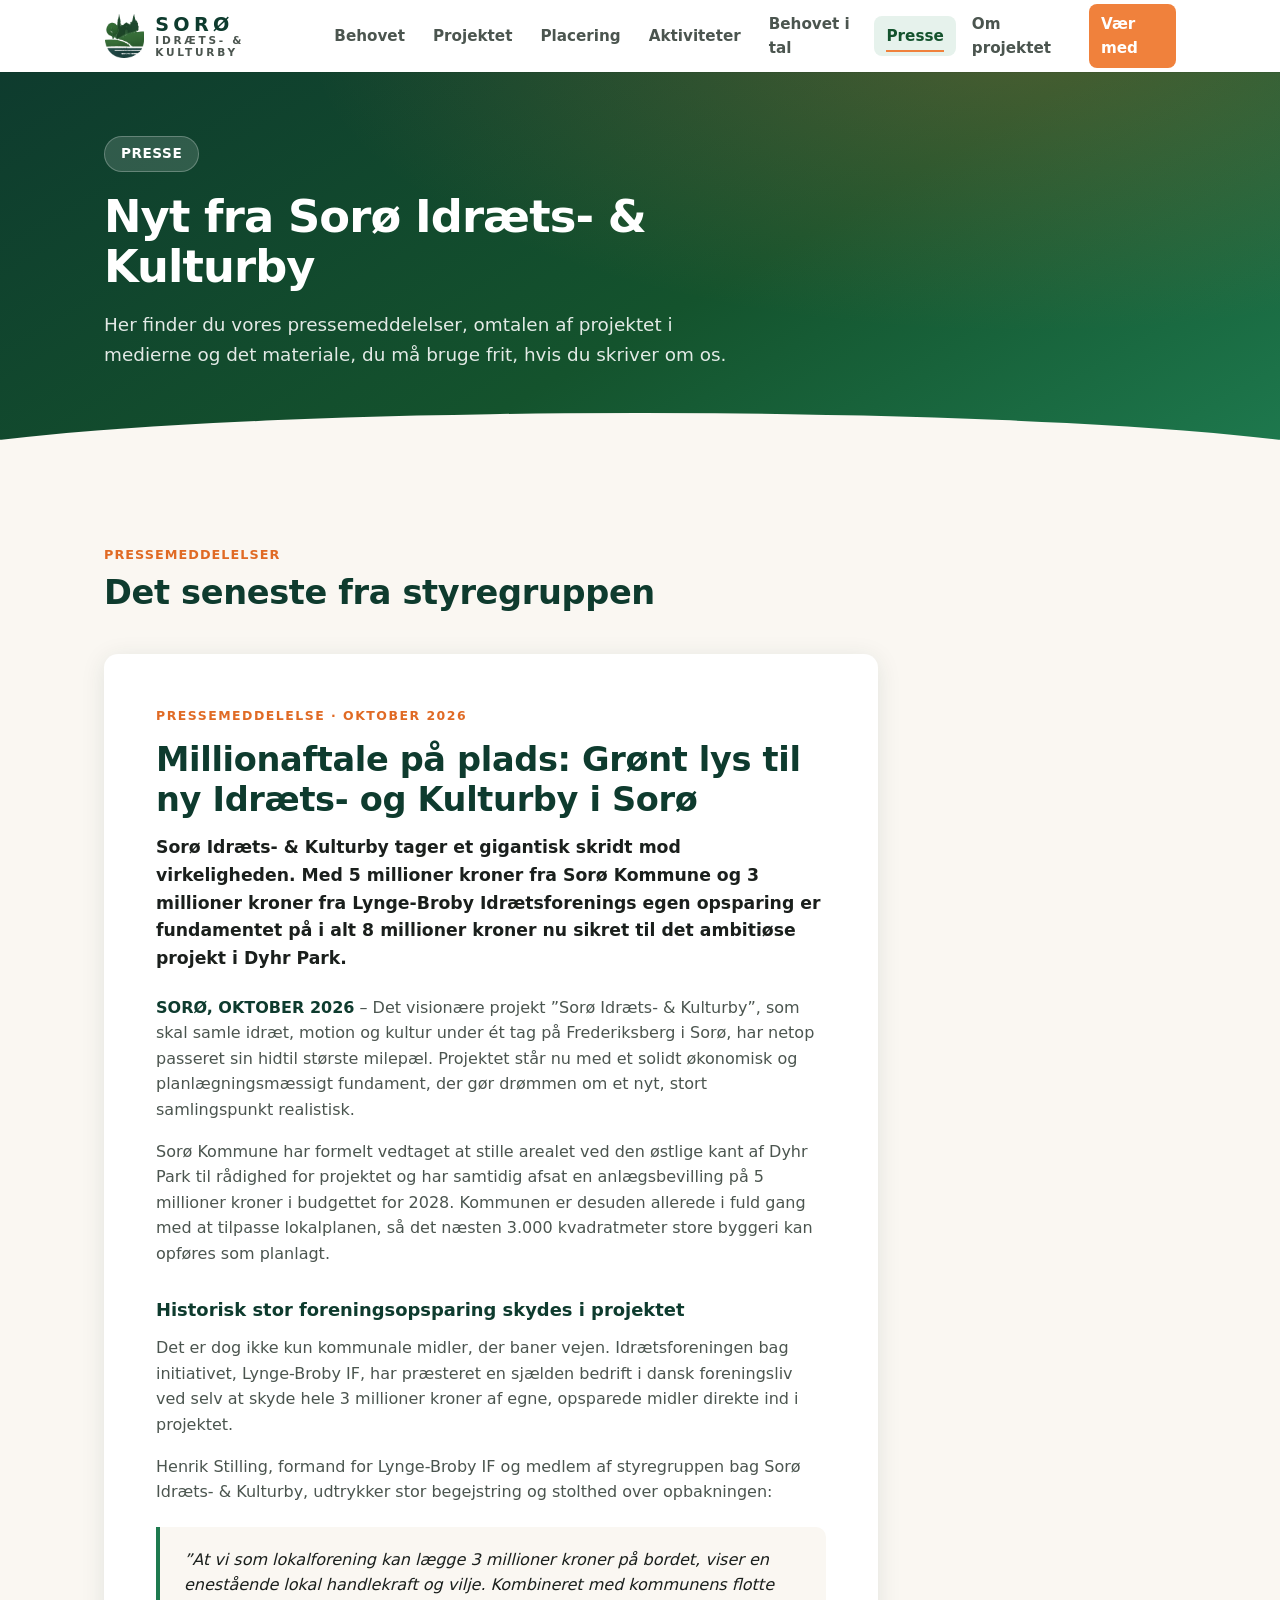
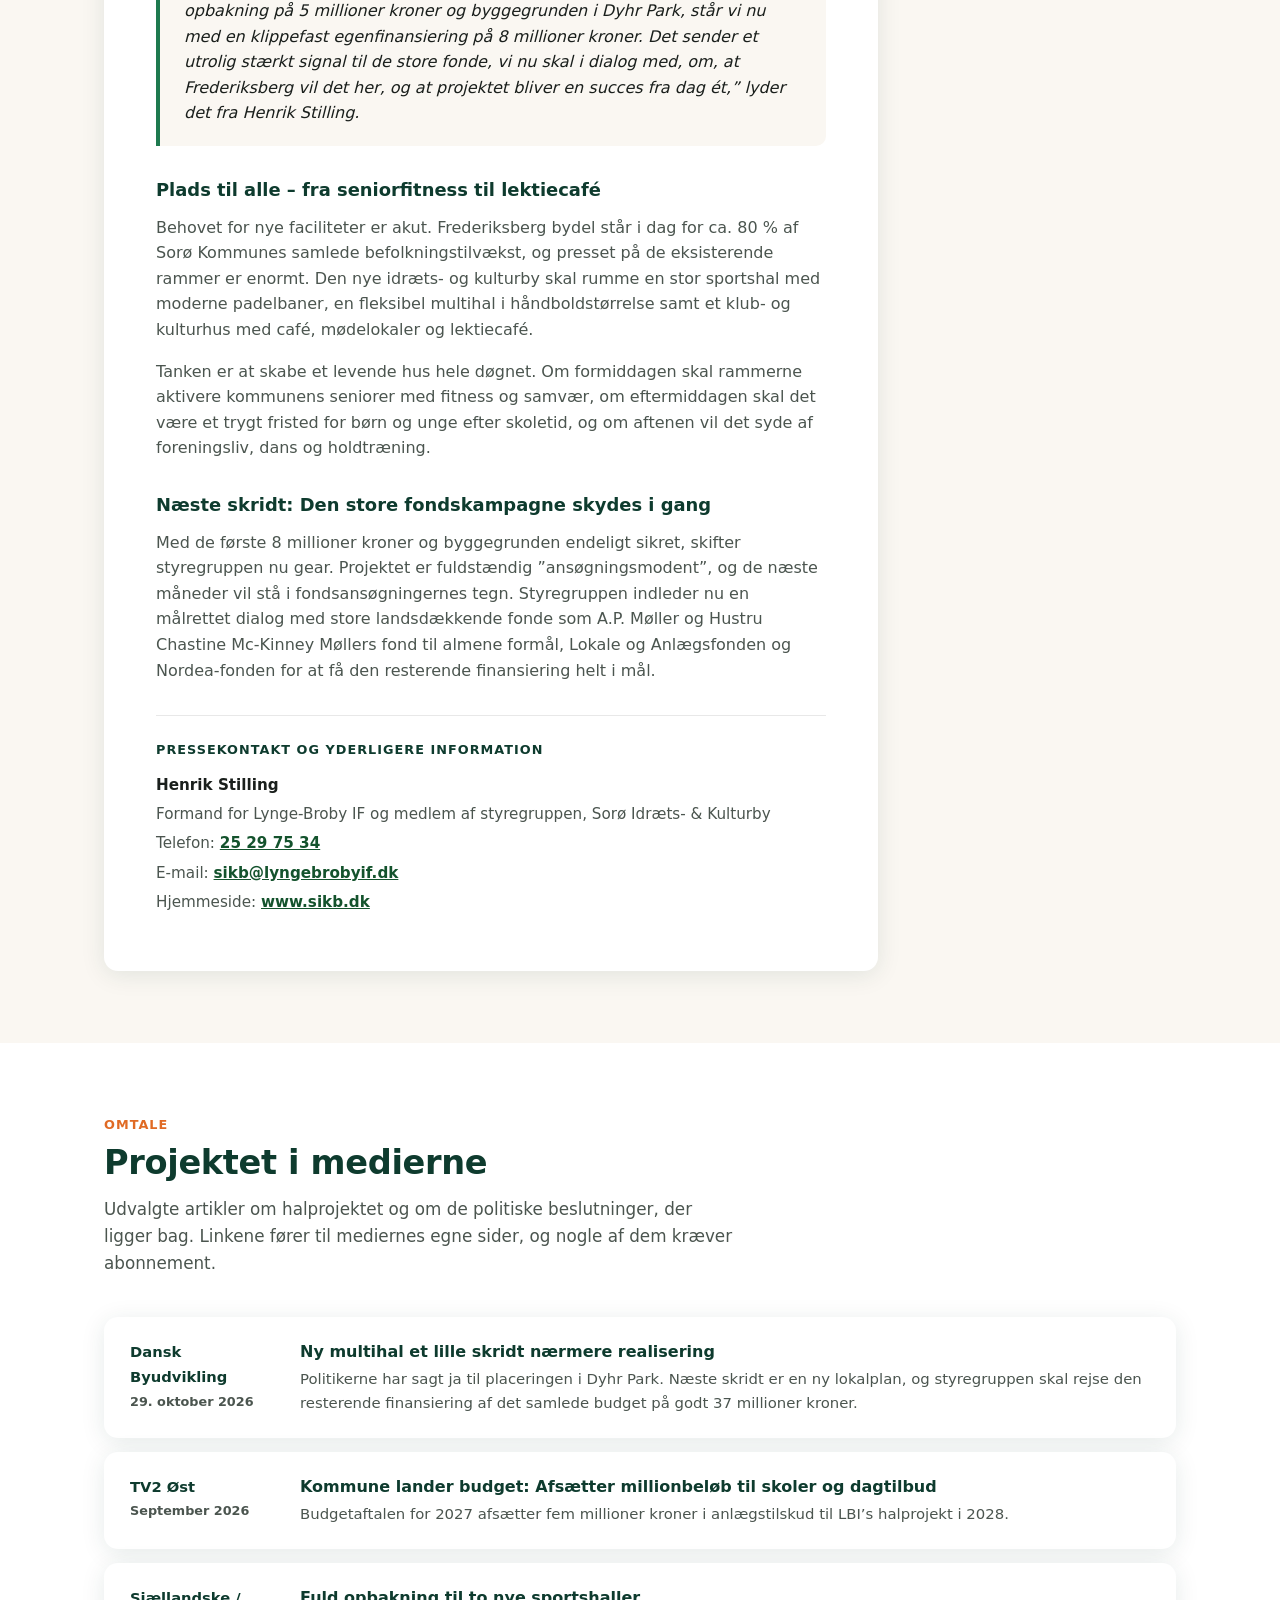
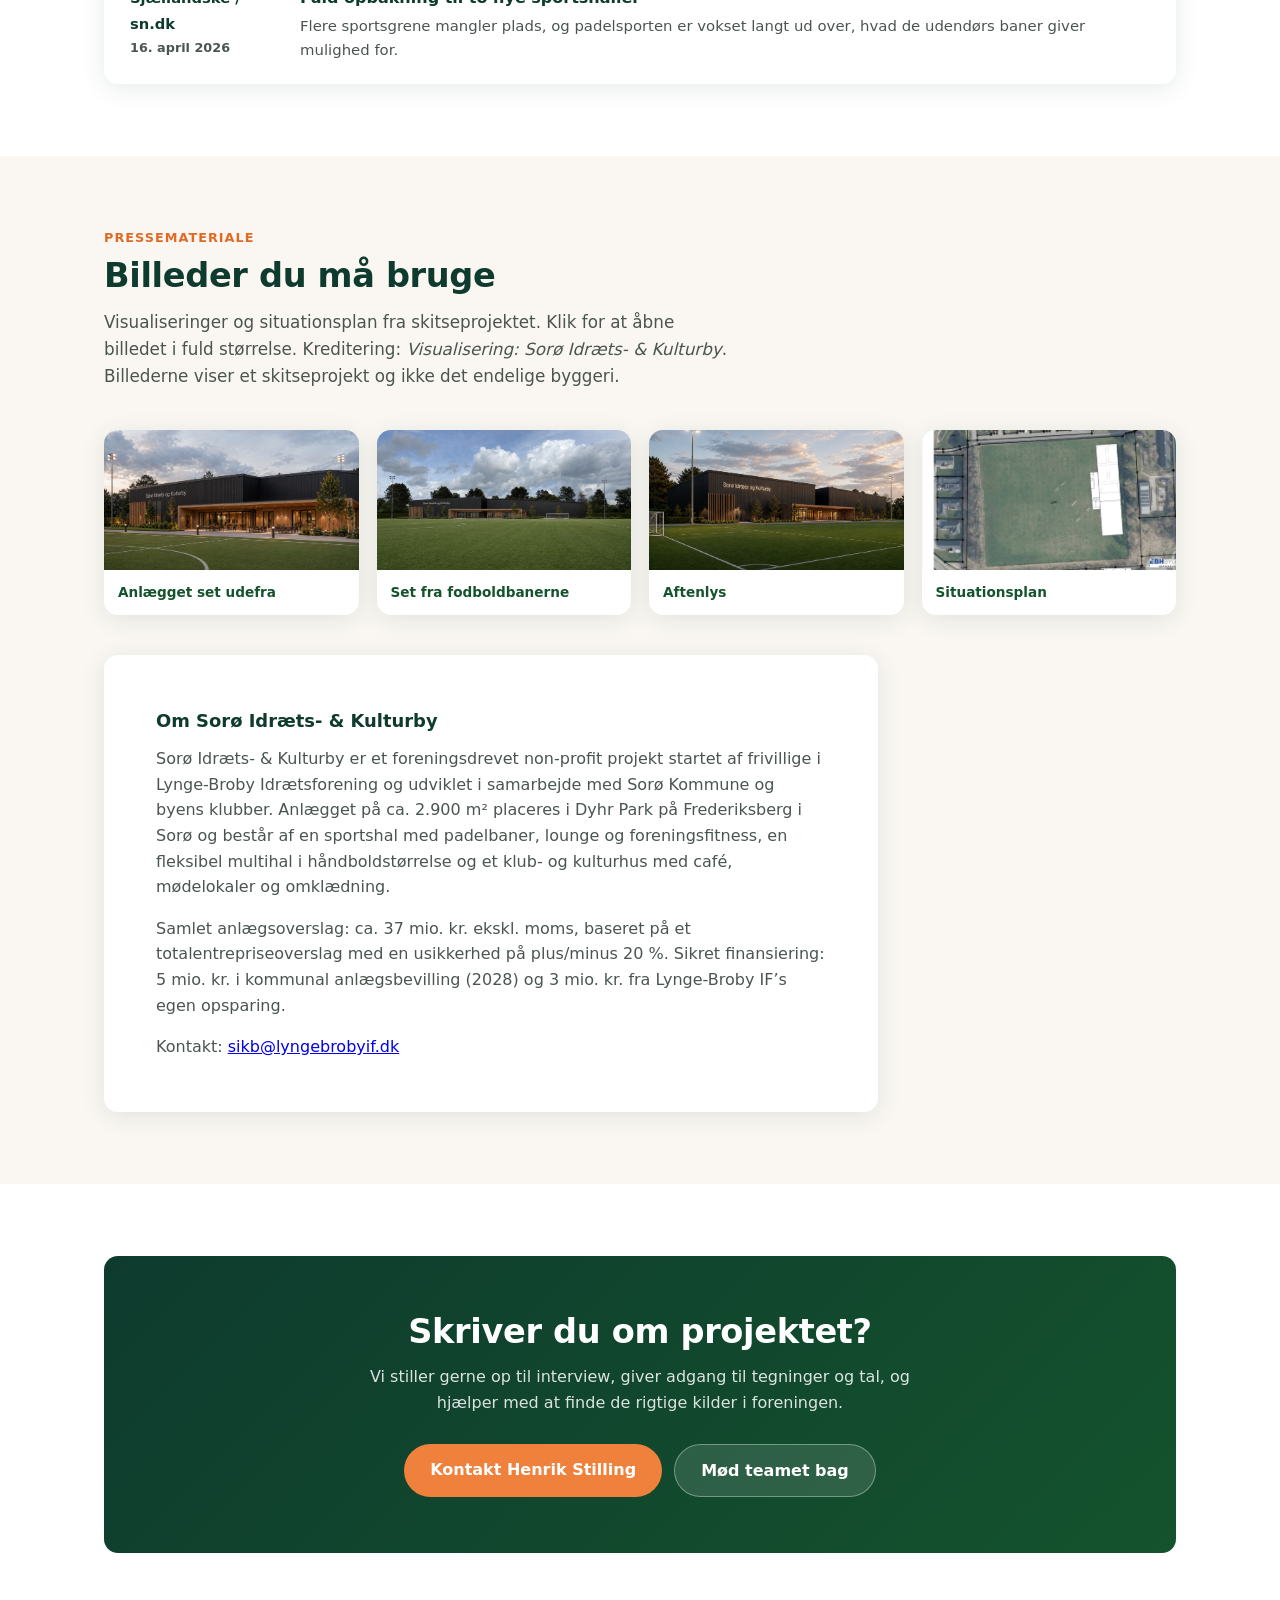
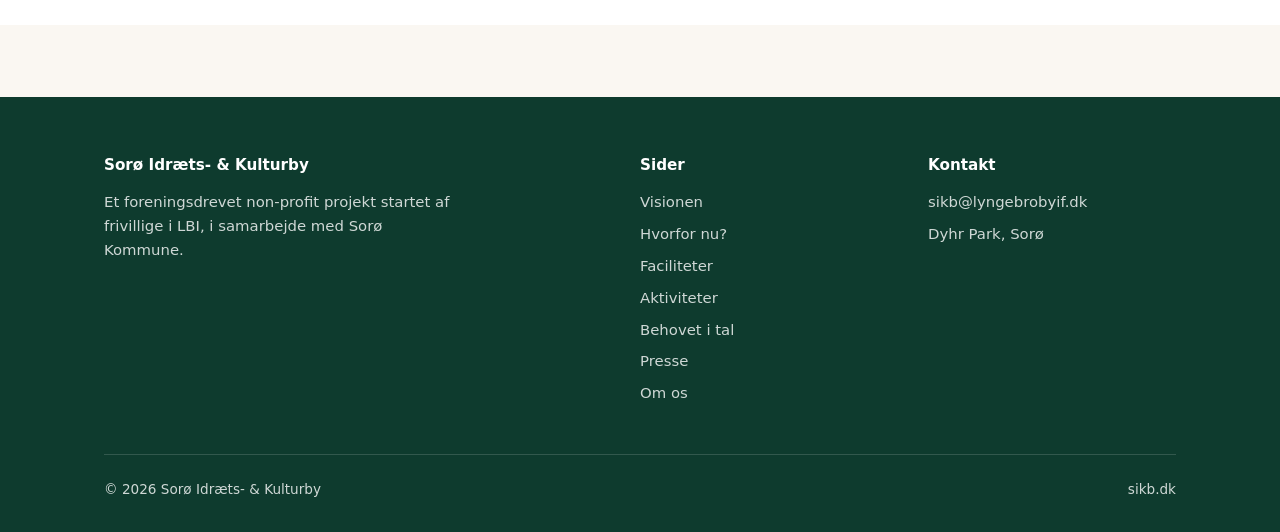
<file: presse.html>
<!DOCTYPE html>
<html lang="da">
<head>
<meta charset="UTF-8">
<meta name="viewport" content="width=device-width, initial-scale=1.0">
<title>Presse | Sorø Idræts- &amp; Kulturby</title>
<meta name="description" content="Pressemeddelelser, medieomtale, pressekontakt og pressemateriale om Sorø Idræts- &amp; Kulturby i Dyhr Park.">
<link rel="stylesheet" href="css/styles.css">
</head>
<body>


<header class="site-header">
  <div class="container nav-wrap">
    <a href="index.html" class="logo"><img class="logo-img" src="img/logo-mark.png" alt="Sorø Idræts- &amp; Kulturby logo"><span class="logo-text"><span class="logo-line1">SORØ</span><span class="logo-line2">Idræts- &amp; Kulturby</span></span></a>
    <button class="nav-toggle" aria-label="Menu" onclick="document.querySelector('.main-nav').classList.toggle('open')">☰</button>
    <nav class="main-nav">
      <a href="index.html#behovet">Behovet</a>
      <a href="index.html#projektet">Projektet</a>
      <a href="index.html#placering">Placering</a>
      <a href="index.html#aktiviteter">Aktiviteter</a>
      <a href="index.html#stemmer">Behovet i tal</a>
      <a href="presse.html" class="active">Presse</a>
      <a href="om-os.html">Om projektet</a>
      <a href="index.html#kontakt" class="cta">Vær med</a>
    </nav>
  </div>
</header>

<section class="hero hero-small">
  <div class="container">
    <span class="kicker">Presse</span>
    <h1>Nyt fra Sorø Idræts- &amp; Kulturby</h1>
    <p class="lede">Her finder du vores pressemeddelelser, omtalen af projektet i medierne og det materiale, du må bruge frit, hvis du skriver om os.</p>
  </div>
</section>

<section class="section" id="pressemeddelelser">
  <div class="container">
    <div class="section-head">
      <span class="kicker-dark">Pressemeddelelser</span>
      <h2>Det seneste fra styregruppen</h2>
    </div>

    <article class="release" id="pm-2026-11">
      <span class="release-kicker">Pressemeddelelse · oktober 2026</span>
      <h2>Millionaftale på plads: Grønt lys til ny Idræts- og Kulturby i Sorø</h2>
      <p class="standfirst">Sorø Idræts- &amp; Kulturby tager et gigantisk skridt mod virkeligheden. Med 5 millioner kroner fra Sorø Kommune og 3 millioner kroner fra Lynge-Broby Idrætsforenings egen opsparing er fundamentet på i alt 8 millioner kroner nu sikret til det ambitiøse projekt i Dyhr Park.</p>

      <p><span class="dateline">SORØ, OKTOBER 2026</span> – Det visionære projekt ”Sorø Idræts- &amp; Kulturby”, som skal samle idræt, motion og kultur under ét tag på Frederiksberg i Sorø, har netop passeret sin hidtil største milepæl. Projektet står nu med et solidt økonomisk og planlægningsmæssigt fundament, der gør drømmen om et nyt, stort samlingspunkt realistisk.</p>

      <p>Sorø Kommune har formelt vedtaget at stille arealet ved den østlige kant af Dyhr Park til rådighed for projektet og har samtidig afsat en anlægsbevilling på 5 millioner kroner i budgettet for 2028. Kommunen er desuden allerede i fuld gang med at tilpasse lokalplanen, så det næsten 3.000 kvadratmeter store byggeri kan opføres som planlagt.</p>

      <h3>Historisk stor foreningsopsparing skydes i projektet</h3>
      <p>Det er dog ikke kun kommunale midler, der baner vejen. Idrætsforeningen bag initiativet, Lynge-Broby IF, har præsteret en sjælden bedrift i dansk foreningsliv ved selv at skyde hele 3 millioner kroner af egne, opsparede midler direkte ind i projektet.</p>

      <p>Henrik Stilling, formand for Lynge-Broby IF og medlem af styregruppen bag Sorø Idræts- &amp; Kulturby, udtrykker stor begejstring og stolthed over opbakningen:</p>

      <blockquote>”At vi som lokalforening kan lægge 3 millioner kroner på bordet, viser en enestående lokal handlekraft og vilje. Kombineret med kommunens flotte opbakning på 5 millioner kroner og byggegrunden i Dyhr Park, står vi nu med en klippefast egenfinansiering på 8 millioner kroner. Det sender et utrolig stærkt signal til de store fonde, vi nu skal i dialog med, om, at Frederiksberg vil det her, og at projektet bliver en succes fra dag ét,” lyder det fra Henrik Stilling.</blockquote>

      <h3>Plads til alle – fra seniorfitness til lektiecafé</h3>
      <p>Behovet for nye faciliteter er akut. Frederiksberg bydel står i dag for ca. 80 % af Sorø Kommunes samlede befolkningstilvækst, og presset på de eksisterende rammer er enormt. Den nye idræts- og kulturby skal rumme en stor sportshal med moderne padelbaner, en fleksibel multihal i håndboldstørrelse samt et klub- og kulturhus med café, mødelokaler og lektiecafé.</p>

      <p>Tanken er at skabe et levende hus hele døgnet. Om formiddagen skal rammerne aktivere kommunens seniorer med fitness og samvær, om eftermiddagen skal det være et trygt fristed for børn og unge efter skoletid, og om aftenen vil det syde af foreningsliv, dans og holdtræning.</p>

      <h3>Næste skridt: Den store fondskampagne skydes i gang</h3>
      <p>Med de første 8 millioner kroner og byggegrunden endeligt sikret, skifter styregruppen nu gear. Projektet er fuldstændig ”ansøgningsmodent”, og de næste måneder vil stå i fondsansøgningernes tegn. Styregruppen indleder nu en målrettet dialog med store landsdækkende fonde som A.P. Møller og Hustru Chastine Mc-Kinney Møllers fond til almene formål, Lokale og Anlægsfonden og Nordea-fonden for at få den resterende finansiering helt i mål.</p>

      <div class="contact-box">
        <h4>Pressekontakt og yderligere information</h4>
        <ul>
          <li><strong>Henrik Stilling</strong></li>
          <li>Formand for Lynge-Broby IF og medlem af styregruppen, Sorø Idræts- &amp; Kulturby</li>
          <li>Telefon: <a href="tel:+4525297534">25 29 75 34</a></li>
          <li>E-mail: <a href="mailto:sikb@lyngebrobyif.dk">sikb@lyngebrobyif.dk</a></li>
          <li>Hjemmeside: <a href="https://www.sikb.dk">www.sikb.dk</a></li>
        </ul>
      </div>
    </article>
  </div>
</section>

<section class="section alt" id="omtale">
  <div class="container">
    <div class="section-head">
      <span class="kicker-dark">Omtale</span>
      <h2>Projektet i medierne</h2>
      <p>Udvalgte artikler om halprojektet og om de politiske beslutninger, der ligger bag. Linkene fører til mediernes egne sider, og nogle af dem kræver abonnement.</p>
    </div>

    <ul class="mention-list">
      <li>
        <a class="mention" href="https://dansk-byudvikling.dk/ny-multihal-et-lille-skridt-naermere-realisering/" target="_blank" rel="noopener">
          <div><span class="outlet">Dansk Byudvikling</span><span class="when">29. oktober 2026</span></div>
          <div>
            <div class="headline">Ny multihal et lille skridt nærmere realisering</div>
            <p class="excerpt">Politikerne har sagt ja til placeringen i Dyhr Park. Næste skridt er en ny lokalplan, og styregruppen skal rejse den resterende finansiering af det samlede budget på godt 37 millioner kroner.</p>
          </div>
        </a>
      </li>
      <li>
        <a class="mention" href="https://www.tv2east.dk/soroe/kommune-lander-budget-investerer-millioner-i-skoler-og-dagtilbud-8d69f" target="_blank" rel="noopener">
          <div><span class="outlet">TV2 Øst</span><span class="when">September 2026</span></div>
          <div>
            <div class="headline">Kommune lander budget: Afsætter millionbeløb til skoler og dagtilbud</div>
            <p class="excerpt">Budgetaftalen for 2027 afsætter fem millioner kroner i anlægstilskud til LBI’s halprojekt i 2028.</p>
          </div>
        </a>
      </li>
      <li>
        <a class="mention" href="https://sjaellandske.sn.dk/article/6549854/soroe-kommune/nyhed/fuld-opbakning-til-to-nye-sportshaller" target="_blank" rel="noopener">
          <div><span class="outlet">Sjællandske / sn.dk</span><span class="when">16. april 2026</span></div>
          <div>
            <div class="headline">Fuld opbakning til to nye sportshaller</div>
            <p class="excerpt">Flere sportsgrene mangler plads, og padelsporten er vokset langt ud over, hvad de udendørs baner giver mulighed for.</p>
          </div>
        </a>
      </li>
    </ul>
  </div>
</section>

<section class="section" id="materiale">
  <div class="container">
    <div class="section-head">
      <span class="kicker-dark">Pressemateriale</span>
      <h2>Billeder du må bruge</h2>
      <p>Visualiseringer og situationsplan fra skitseprojektet. Klik for at åbne billedet i fuld størrelse. Kreditering: <em>Visualisering: Sorø Idræts- &amp; Kulturby</em>. Billederne viser et skitseprojekt og ikke det endelige byggeri.</p>
    </div>

    <div class="asset-grid">
      <a class="asset" href="img/SIKB_01.png" target="_blank" rel="noopener">
        <img src="img/SIKB_01.png" alt="Visualisering af Sorø Idræts- og Kulturby set udefra">
        <span>Anlægget set udefra</span>
      </a>
      <a class="asset" href="img/SIKB_04.png" target="_blank" rel="noopener">
        <img src="img/SIKB_04.png" alt="Visualisering af hele anlægget set fra fodboldbanerne i dagslys">
        <span>Set fra fodboldbanerne</span>
      </a>
      <a class="asset" href="img/SIKB_06.png" target="_blank" rel="noopener">
        <img src="img/SIKB_06.png" alt="Visualisering af anlægget i aftenlys">
        <span>Aftenlys</span>
      </a>
      <a class="asset" href="img/situationsplan-1.png" target="_blank" rel="noopener">
        <img src="img/situationsplan-1.png" alt="Situationsplan med anlægget indtegnet langs østkanten af Dyhr Park">
        <span>Situationsplan</span>
      </a>
    </div>

    <div class="release" style="margin-top:40px; max-width:76ch;">
      <h3 style="margin-top:0;">Om Sorø Idræts- &amp; Kulturby</h3>
      <p>Sorø Idræts- &amp; Kulturby er et foreningsdrevet non-profit projekt startet af frivillige i Lynge-Broby Idrætsforening og udviklet i samarbejde med Sorø Kommune og byens klubber. Anlægget på ca. 2.900 m² placeres i Dyhr Park på Frederiksberg i Sorø og består af en sportshal med padelbaner, lounge og foreningsfitness, en fleksibel multihal i håndboldstørrelse og et klub- og kulturhus med café, mødelokaler og omklædning.</p>
      <p>Samlet anlægsoverslag: ca. 37 mio. kr. ekskl. moms, baseret på et totalentrepriseoverslag med en usikkerhed på plus/minus 20 %. Sikret finansiering: 5 mio. kr. i kommunal anlægsbevilling (2028) og 3 mio. kr. fra Lynge-Broby IF’s egen opsparing.</p>
      <p style="margin-bottom:0;">Kontakt: <a href="mailto:sikb@lyngebrobyif.dk">sikb@lyngebrobyif.dk</a></p>
    </div>
  </div>
</section>

<section class="section alt">
  <div class="container">
    <div class="cta-band">
      <h2>Skriver du om projektet?</h2>
      <p>Vi stiller gerne op til interview, giver adgang til tegninger og tal, og hjælper med at finde de rigtige kilder i foreningen.</p>
      <div class="btn-row" style="justify-content:center;">
        <a href="mailto:sikb@lyngebrobyif.dk" class="btn btn-primary">Kontakt Henrik Stilling</a>
        <a href="om-os.html" class="btn btn-ghost">Mød teamet bag</a>
      </div>
    </div>
  </div>
</section>

<footer class="site-footer">
  <div class="container">
    <div class="footer-grid">
      <div>
        <h4>Sorø Idræts- &amp; Kulturby</h4>
        <p style="font-size:0.93rem; max-width:38ch;">Et foreningsdrevet non-profit projekt startet af frivillige i LBI, i samarbejde med Sorø Kommune.</p>
      </div>
      <div>
        <h4>Sider</h4>
        <ul>
          <li><a href="vision.html">Visionen</a></li>
          <li><a href="udfordringen.html">Hvorfor nu?</a></li>
          <li><a href="faciliteter.html">Faciliteter</a></li>
          <li><a href="aktiviteter.html">Aktiviteter</a></li>
          <li><a href="stemmer.html">Behovet i tal</a></li>
          <li><a href="presse.html">Presse</a></li>
          <li><a href="om-os.html">Om os</a></li>
        </ul>
      </div>
      <div>
        <h4>Kontakt</h4>
        <ul>
          <li><a href="mailto:sikb@lyngebrobyif.dk">sikb@lyngebrobyif.dk</a></li>
          <li>Dyhr Park, Sorø</li>
        </ul>
      </div>
    </div>
    <div class="footer-bottom">
      <span>© 2026 Sorø Idræts- &amp; Kulturby</span>
      <span>sikb.dk</span>
    </div>
  </div>
</footer>

<script src="js/main.js" defer></script>
</body>
</html>
</file>
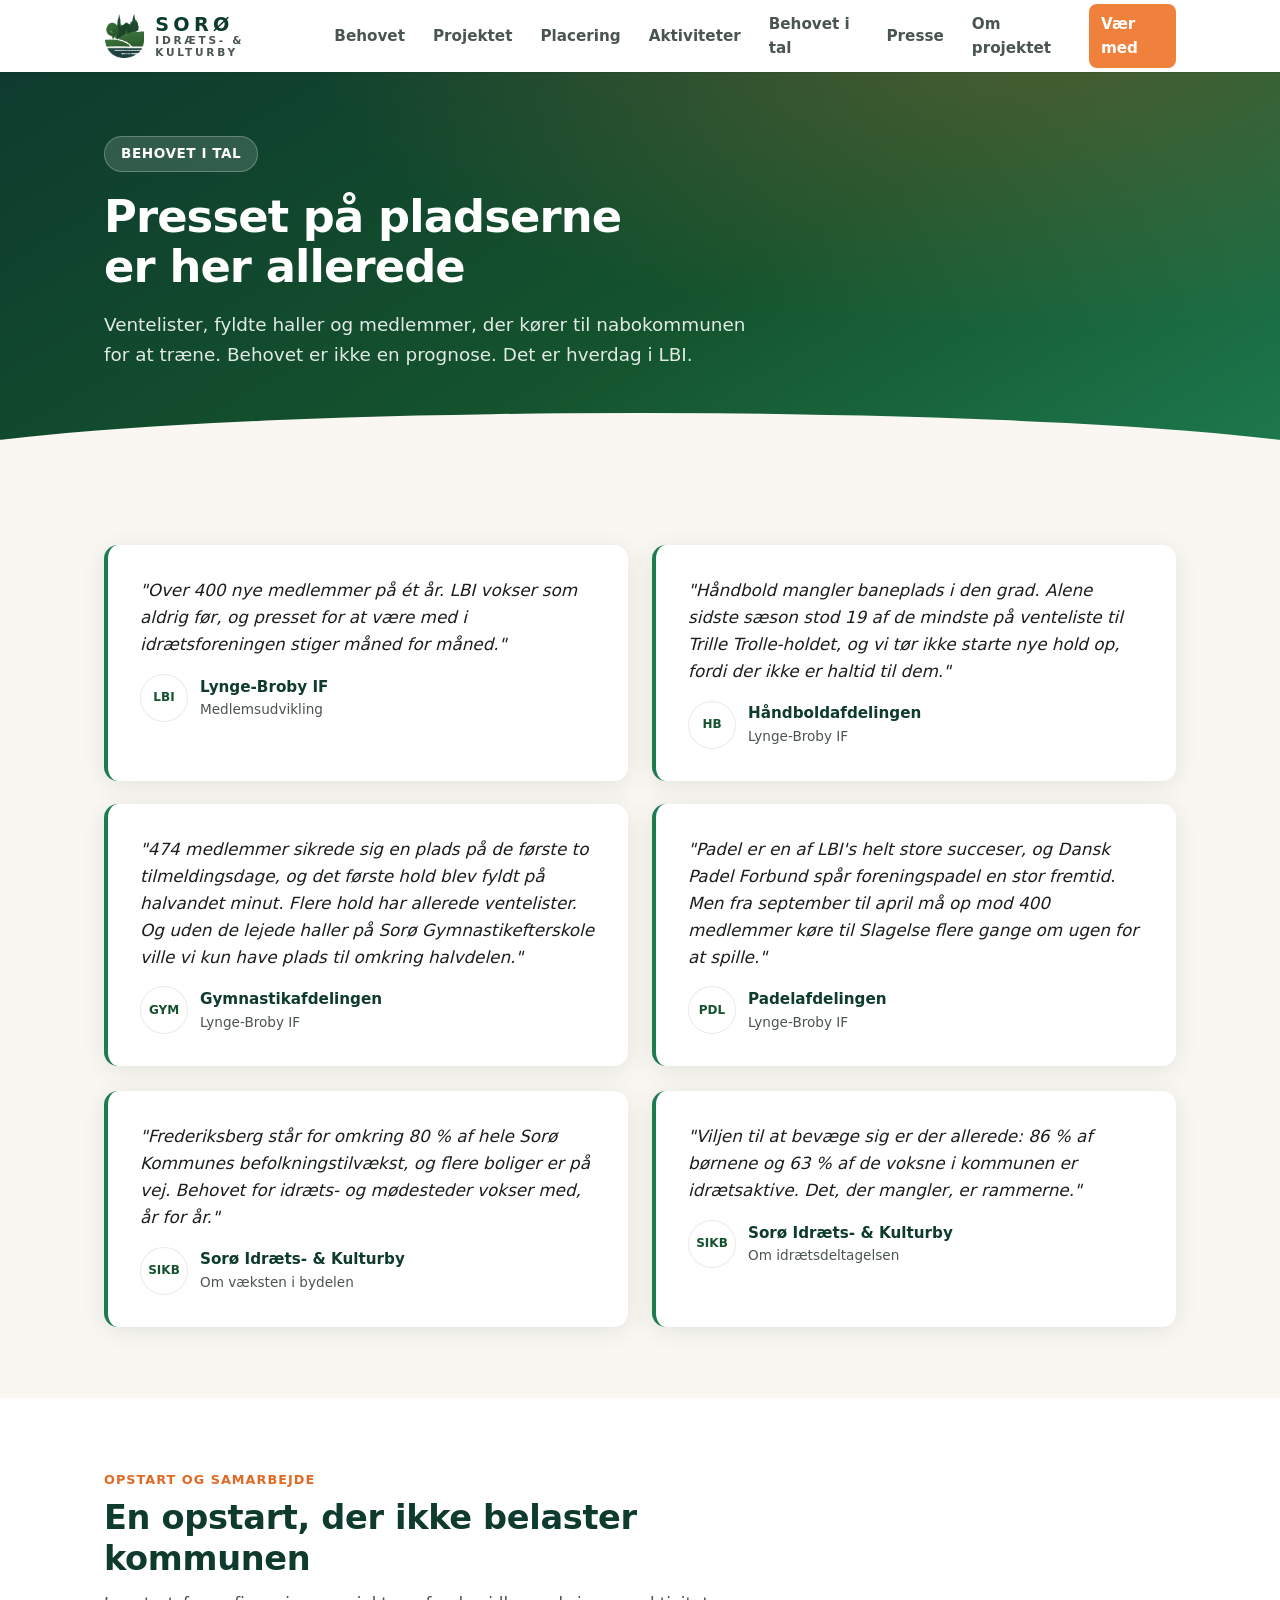
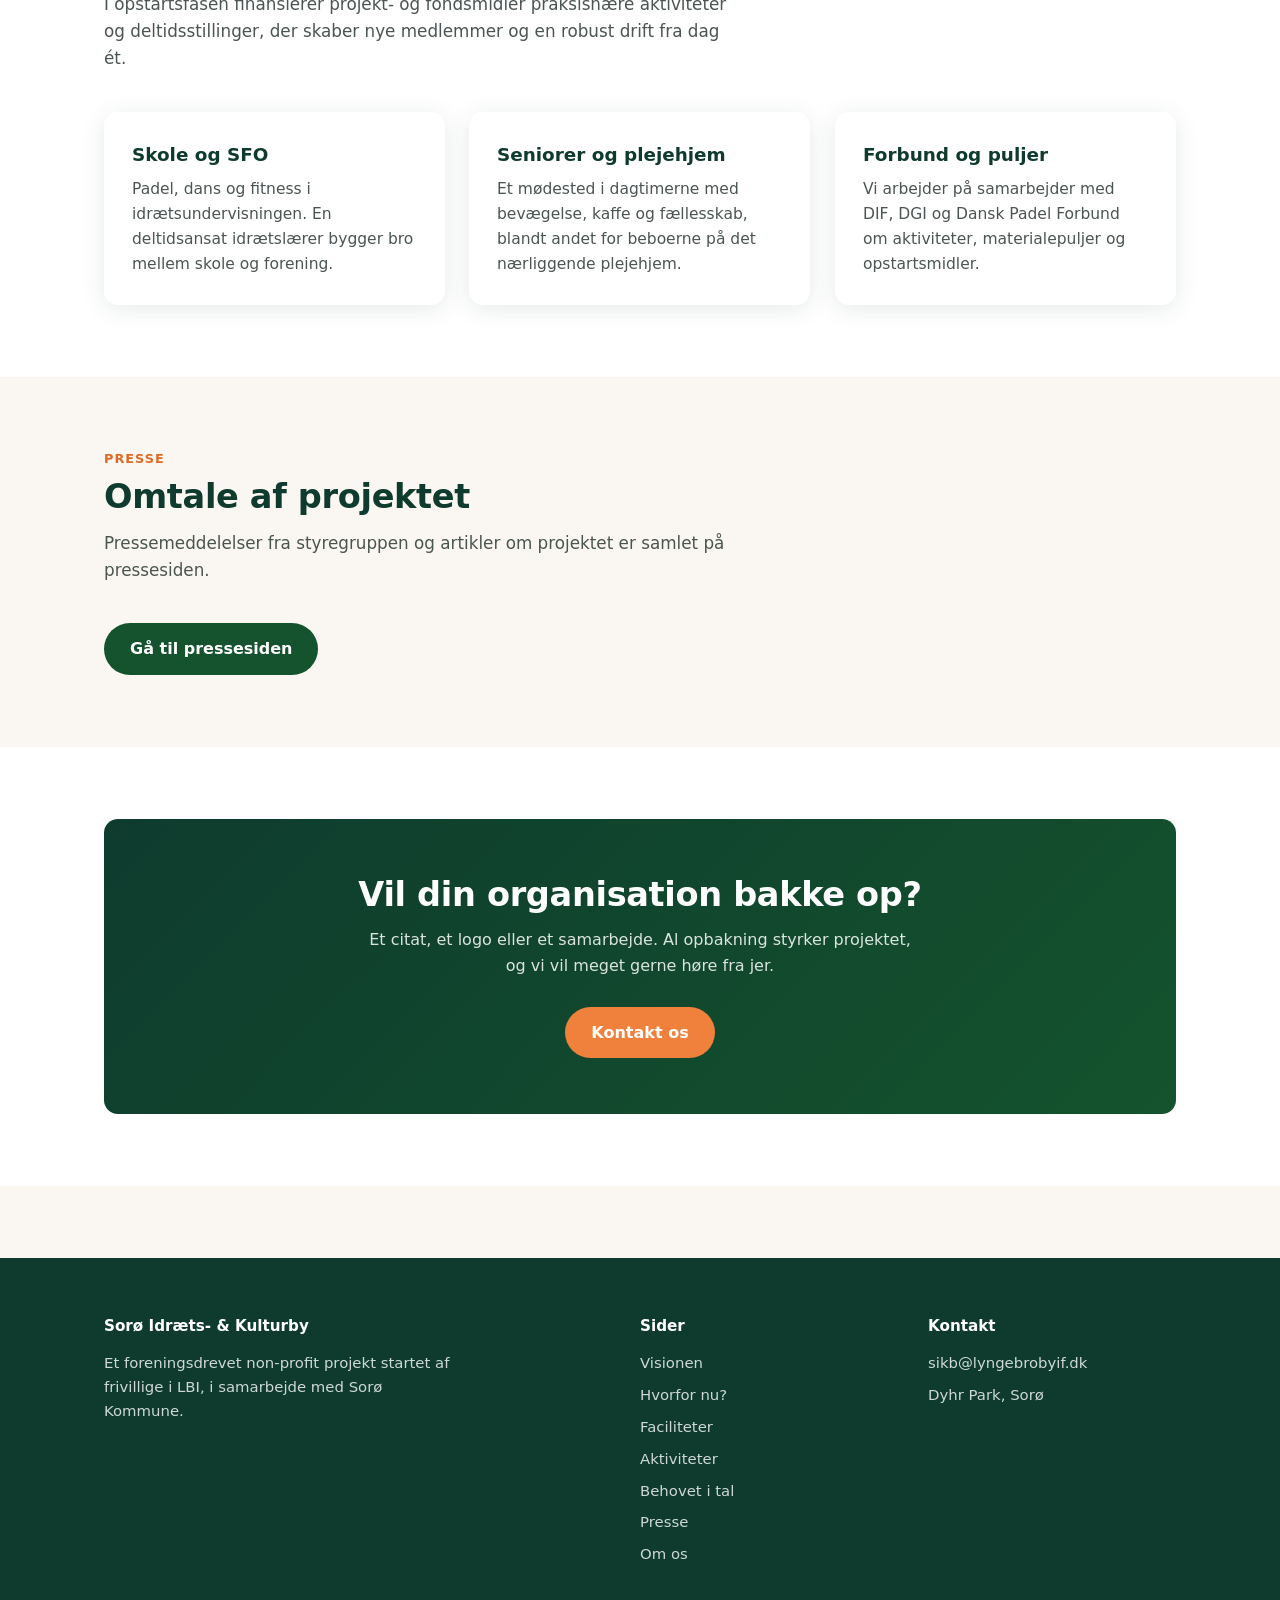
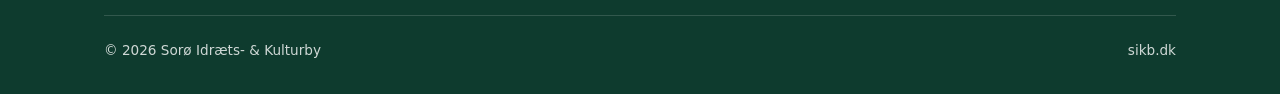
<file: stemmer.html>
<!DOCTYPE html>
<html lang="da">
<head>
<meta charset="UTF-8">
<meta name="viewport" content="width=device-width, initial-scale=1.0">
<title>Behovet i tal | Sorø Idræts- & Kulturby</title>
<meta name="description" content="Ventelister, medlemsvækst og fyldte haller: Tallene bag behovet for Sorø Idræts- & Kulturby.">
<link rel="stylesheet" href="css/styles.css">
</head>
<body>


<header class="site-header">
  <div class="container nav-wrap">
    <a href="index.html" class="logo"><img class="logo-img" src="img/logo-mark.png" alt="Sorø Idræts- &amp; Kulturby logo"><span class="logo-text"><span class="logo-line1">SORØ</span><span class="logo-line2">Idræts- &amp; Kulturby</span></span></a>
    <button class="nav-toggle" aria-label="Menu" onclick="document.querySelector('.main-nav').classList.toggle('open')">☰</button>
    <nav class="main-nav">
      <a href="index.html#behovet">Behovet</a>
      <a href="index.html#projektet">Projektet</a>
      <a href="index.html#placering">Placering</a>
      <a href="index.html#aktiviteter">Aktiviteter</a>
      <a href="index.html#stemmer">Behovet i tal</a>
      <a href="presse.html">Presse</a>
      <a href="om-os.html">Om projektet</a>
      <a href="index.html#kontakt" class="cta">Vær med</a>
    </nav>
  </div>
</header>

<section class="hero hero-small">
  <div class="container">
    <span class="kicker">Behovet i tal</span>
    <h1>Presset på pladserne er her allerede</h1>
    <p class="lede">Ventelister, fyldte haller og medlemmer, der kører til nabokommunen for at træne. Behovet er ikke en prognose. Det er hverdag i LBI.</p>
  </div>
</section>

<section class="section">
  <div class="container">
    <div class="grid grid-2">
      <div class="quote-card">
        <blockquote>"Over 400 nye medlemmer på ét år. LBI vokser som aldrig før, og presset for at være med i idrætsforeningen stiger måned for måned."</blockquote>
        <div class="attribution">
          <div class="org-badge">LBI</div>
          <div><div class="who">Lynge-Broby IF</div><div class="role">Medlemsudvikling</div></div>
        </div>
      </div>
      <div class="quote-card">
        <blockquote>"Håndbold mangler baneplads i den grad. Alene sidste sæson stod 19 af de mindste på venteliste til Trille Trolle-holdet, og vi tør ikke starte nye hold op, fordi der ikke er haltid til dem."</blockquote>
        <div class="attribution">
          <div class="org-badge">HB</div>
          <div><div class="who">Håndboldafdelingen</div><div class="role">Lynge-Broby IF</div></div>
        </div>
      </div>
      <div class="quote-card">
        <blockquote>"474 medlemmer sikrede sig en plads på de første to tilmeldingsdage, og det første hold blev fyldt på halvandet minut. Flere hold har allerede ventelister. Og uden de lejede haller på Sorø Gymnastikefterskole ville vi kun have plads til omkring halvdelen."</blockquote>
        <div class="attribution">
          <div class="org-badge">GYM</div>
          <div><div class="who">Gymnastikafdelingen</div><div class="role">Lynge-Broby IF</div></div>
        </div>
      </div>
      <div class="quote-card">
        <blockquote>"Padel er en af LBI's helt store succeser, og Dansk Padel Forbund spår foreningspadel en stor fremtid. Men fra september til april må op mod 400 medlemmer køre til Slagelse flere gange om ugen for at spille."</blockquote>
        <div class="attribution">
          <div class="org-badge">PDL</div>
          <div><div class="who">Padelafdelingen</div><div class="role">Lynge-Broby IF</div></div>
        </div>
      </div>
      <div class="quote-card">
        <blockquote>"Frederiksberg står for omkring 80 % af hele Sorø Kommunes befolkningstilvækst, og flere boliger er på vej. Behovet for idræts- og mødesteder vokser med, år for år."</blockquote>
        <div class="attribution">
          <div class="org-badge">SIKB</div>
          <div><div class="who">Sorø Idræts- &amp; Kulturby</div><div class="role">Om væksten i bydelen</div></div>
        </div>
      </div>
      <div class="quote-card">
        <blockquote>"Viljen til at bevæge sig er der allerede: 86 % af børnene og 63 % af de voksne i kommunen er idrætsaktive. Det, der mangler, er rammerne."</blockquote>
        <div class="attribution">
          <div class="org-badge">SIKB</div>
          <div><div class="who">Sorø Idræts- &amp; Kulturby</div><div class="role">Om idrætsdeltagelsen</div></div>
        </div>
      </div>
    </div>
  </div>
</section>

<section class="section alt">
  <div class="container">
    <div class="section-head">
      <span class="kicker-dark">Opstart og samarbejde</span>
      <h2>En opstart, der ikke belaster kommunen</h2>
      <p>I opstartsfasen finansierer projekt- og fondsmidler praksisnære aktiviteter og deltidsstillinger, der skaber nye medlemmer og en robust drift fra dag ét.</p>
    </div>
    <div class="grid grid-3">
      <div class="card">
        <h3>Skole og SFO</h3>
        <p>Padel, dans og fitness i idrætsundervisningen. En deltidsansat idrætslærer bygger bro mellem skole og forening.</p>
      </div>
      <div class="card">
        <h3>Seniorer og plejehjem</h3>
        <p>Et mødested i dagtimerne med bevægelse, kaffe og fællesskab, blandt andet for beboerne på det nærliggende plejehjem.</p>
      </div>
      <div class="card">
        <h3>Forbund og puljer</h3>
        <p>Vi arbejder på samarbejder med DIF, DGI og Dansk Padel Forbund om aktiviteter, materialepuljer og opstartsmidler.</p>
      </div>
    </div>
  </div>
</section>

<section class="section">
  <div class="container">
    <div class="section-head">
      <span class="kicker-dark">Presse</span>
      <h2>Omtale af projektet</h2>
      <p>Pressemeddelelser fra styregruppen og artikler om projektet er samlet på pressesiden.</p>
    </div>
    <p><a href="presse.html" class="btn btn-dark">Gå til pressesiden</a></p>
  </div>
</section>

<section class="section alt">
  <div class="container">
    <div class="cta-band">
      <h2>Vil din organisation bakke op?</h2>
      <p>Et citat, et logo eller et samarbejde. Al opbakning styrker projektet, og vi vil meget gerne høre fra jer.</p>
      <a href="om-os.html#bidrag" class="btn btn-primary">Kontakt os</a>
    </div>
  </div>
</section>

<footer class="site-footer">
  <div class="container">
    <div class="footer-grid">
      <div>
        <h4>Sorø Idræts- &amp; Kulturby</h4>
        <p style="font-size:0.93rem; max-width:38ch;">Et foreningsdrevet non-profit projekt startet af frivillige i LBI, i samarbejde med Sorø Kommune.</p>
      </div>
      <div>
        <h4>Sider</h4>
        <ul>
          <li><a href="vision.html">Visionen</a></li>
          <li><a href="udfordringen.html">Hvorfor nu?</a></li>
          <li><a href="faciliteter.html">Faciliteter</a></li>
          <li><a href="aktiviteter.html">Aktiviteter</a></li>
          <li><a href="stemmer.html">Behovet i tal</a></li>
          <li><a href="presse.html">Presse</a></li>
          <li><a href="om-os.html">Om os</a></li>
        </ul>
      </div>
      <div>
        <h4>Kontakt</h4>
        <ul>
          <li><a href="mailto:sikb@lyngebrobyif.dk">sikb@lyngebrobyif.dk</a></li>
          <li>Dyhr Park, Sorø</li>
        </ul>
      </div>
    </div>
    <div class="footer-bottom">
      <span>© 2026 Sorø Idræts- &amp; Kulturby</span>
      <span>sikb.dk</span>
    </div>
  </div>
</footer>

<script src="js/main.js" defer></script>
</body>
</html>
</file>
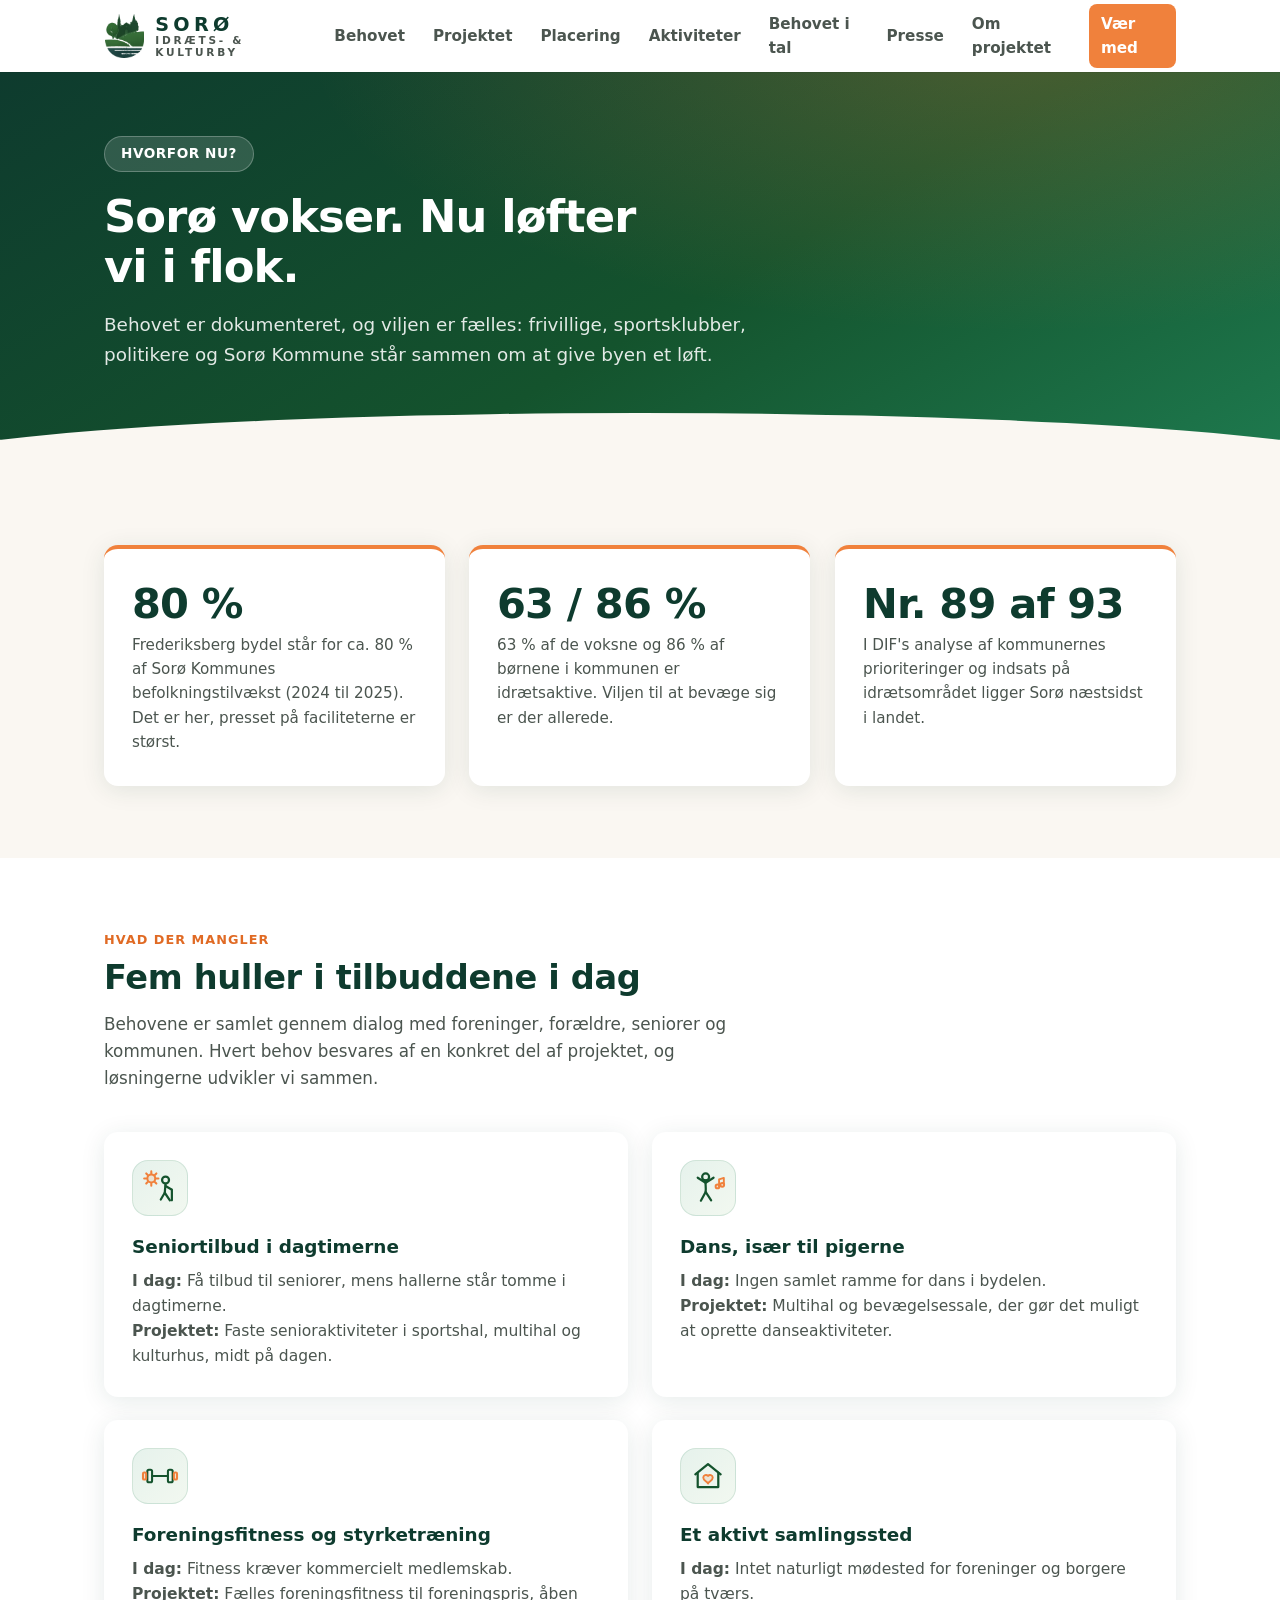
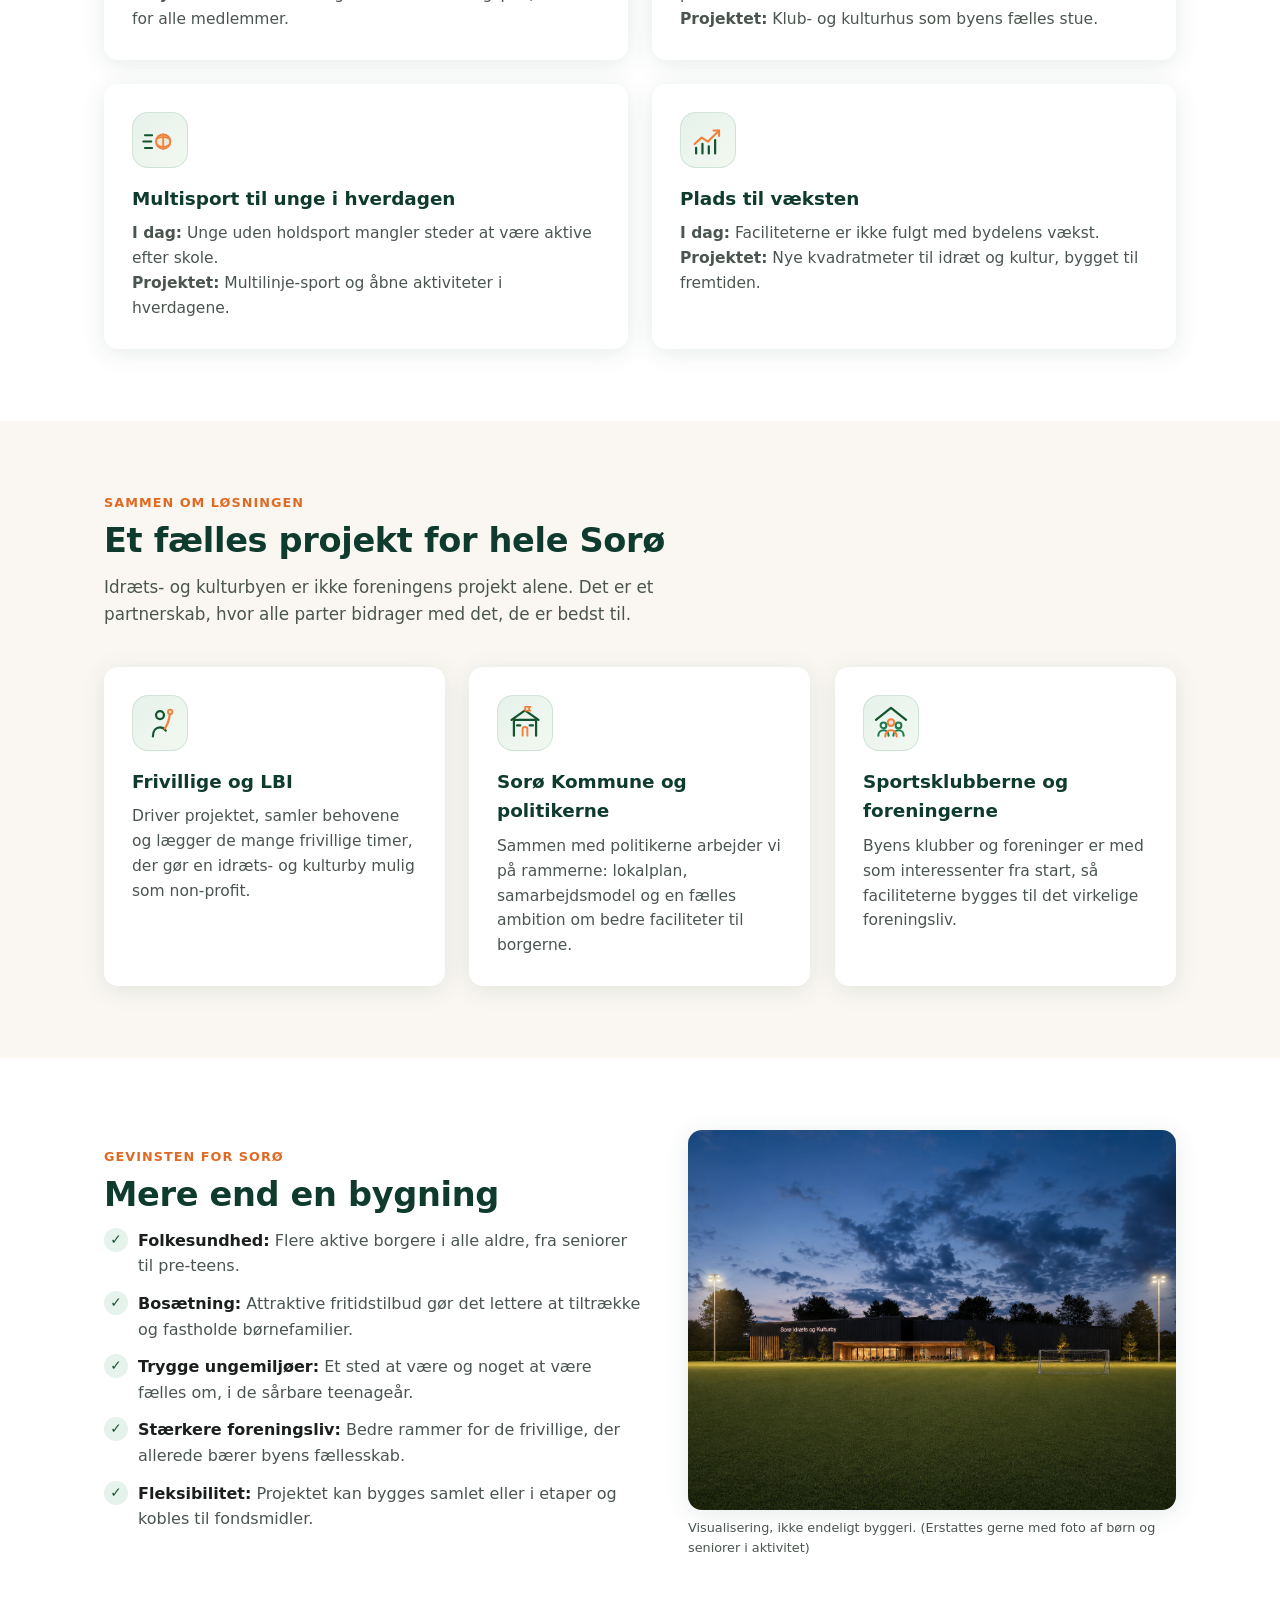
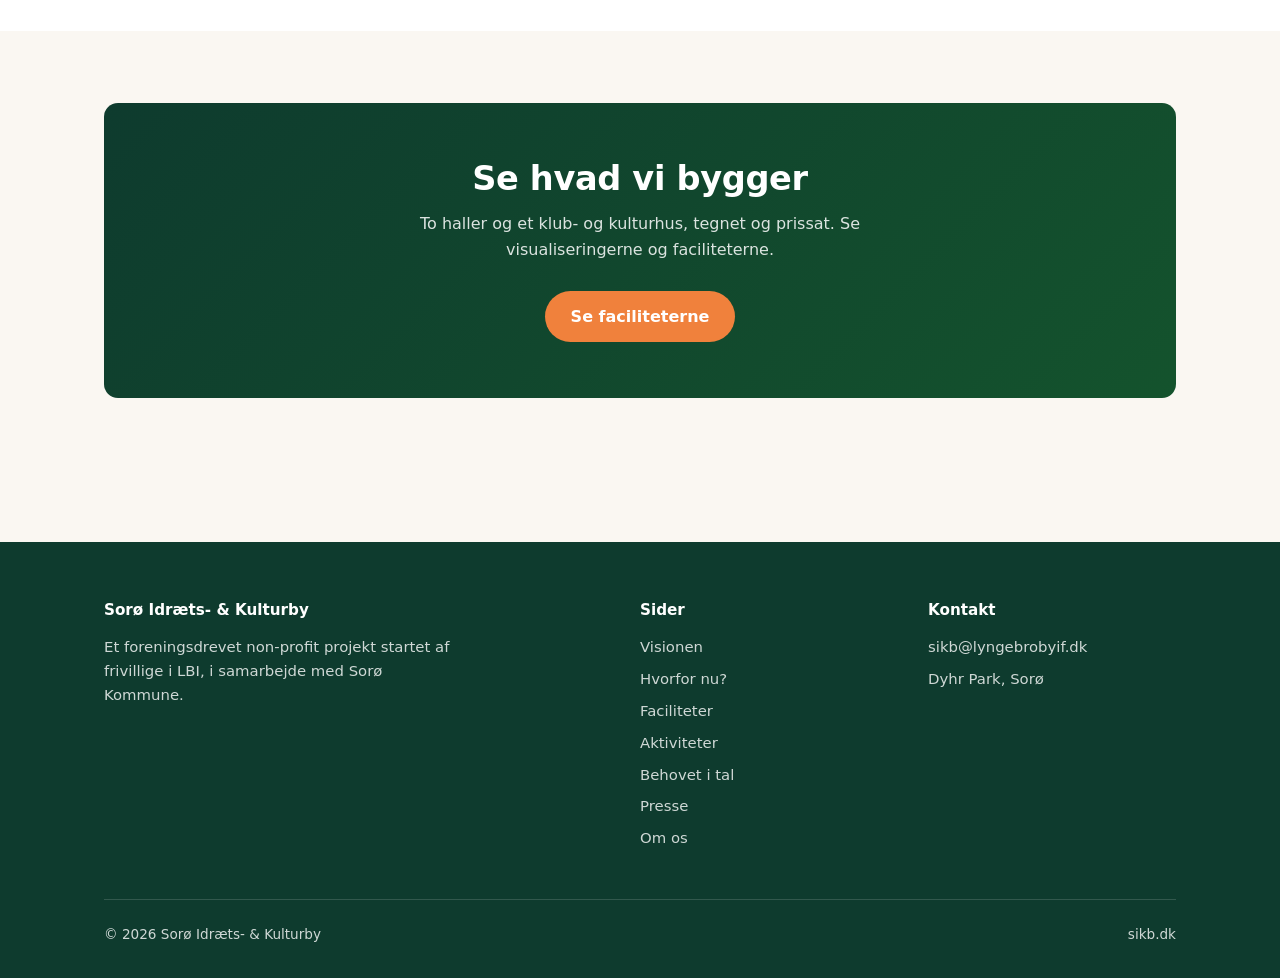
<file: udfordringen.html>
<!DOCTYPE html>
<html lang="da">
<head>
<meta charset="UTF-8">
<meta name="viewport" content="width=device-width, initial-scale=1.0">
<title>Hvorfor nu? | Sorø Idræts- & Kulturby</title>
<meta name="description" content="Sorø vokser, og borgerne er idrætsaktive. Sammen med Sorø Kommune, politikerne og byens sportsklubber løfter vi nu faciliteterne med en fælles idræts- og kulturby.">
<link rel="stylesheet" href="css/styles.css">
</head>
<body>


<header class="site-header">
  <div class="container nav-wrap">
    <a href="index.html" class="logo"><img class="logo-img" src="img/logo-mark.png" alt="Sorø Idræts- &amp; Kulturby logo"><span class="logo-text"><span class="logo-line1">SORØ</span><span class="logo-line2">Idræts- &amp; Kulturby</span></span></a>
    <button class="nav-toggle" aria-label="Menu" onclick="document.querySelector('.main-nav').classList.toggle('open')">☰</button>
    <nav class="main-nav">
      <a href="index.html#behovet">Behovet</a>
      <a href="index.html#projektet">Projektet</a>
      <a href="index.html#placering">Placering</a>
      <a href="index.html#aktiviteter">Aktiviteter</a>
      <a href="index.html#stemmer">Behovet i tal</a>
      <a href="presse.html">Presse</a>
      <a href="om-os.html">Om projektet</a>
      <a href="index.html#kontakt" class="cta">Vær med</a>
    </nav>
  </div>
</header>

<section class="hero hero-small">
  <div class="container">
    <span class="kicker">Hvorfor nu?</span>
    <h1>Sorø vokser. Nu løfter vi i flok.</h1>
    <p class="lede">Behovet er dokumenteret, og viljen er fælles: frivillige, sportsklubber, politikere og Sorø Kommune står sammen om at give byen et løft.</p>
  </div>
</section>

<section class="section">
  <div class="container">
    <div class="stats">
      <div class="stat">
        <div class="num">80 %</div>
        <div class="label">Frederiksberg bydel står for ca. 80 % af Sorø Kommunes befolkningstilvækst (2024 til 2025). Det er her, presset på faciliteterne er størst.</div>
      </div>
      <div class="stat">
        <div class="num">63 / 86 %</div>
        <div class="label">63 % af de voksne og 86 % af børnene i kommunen er idrætsaktive. Viljen til at bevæge sig er der allerede.</div>
      </div>
      <div class="stat">
        <div class="num">Nr. 89 af 93</div>
        <div class="label">I DIF's analyse af kommunernes prioriteringer og indsats på idrætsområdet ligger Sorø næstsidst i landet.</div>
      </div>
    </div>
  </div>
</section>

<section class="section alt">
  <div class="container">
    <div class="section-head">
      <span class="kicker-dark">Hvad der mangler</span>
      <h2>Fem huller i tilbuddene i dag</h2>
      <p>Behovene er samlet gennem dialog med foreninger, forældre, seniorer og kommunen. Hvert behov besvares af en konkret del af projektet, og løsningerne udvikler vi sammen.</p>
    </div>
    <div class="grid grid-2">
      <div class="card">
        <div class="icon icon-svg" aria-hidden="true"><svg viewBox="0 0 48 48" fill="none" stroke-linecap="round" stroke-linejoin="round"><g stroke="#f0813c" stroke-width="2.6"><circle cx="13" cy="12" r="5" fill="#f0813c" fill-opacity="0.15"/><path d="M13 3v2.6M13 18.4V21M4 12h2.6M19.4 12H22M6.6 5.6l1.9 1.9M17.5 16.5l1.9 1.9M19.4 5.6l-1.9 1.9M8.5 16.5l-1.9 1.9"/></g><g stroke="#14532d" stroke-width="2.8"><circle cx="31" cy="14" r="4.4"/><path d="M31 18.5 30 30"/><path d="M30 30l6.5 9.5M30 30l-5 8.5"/><path d="M31 21.5l7 4"/><path d="M39 26v13.5"/></g></svg></div>
        <h3>Seniortilbud i dagtimerne</h3>
        <p><strong>I dag:</strong> Få tilbud til seniorer, mens hallerne står tomme i dagtimerne.<br><strong>Projektet:</strong> Faste senioraktiviteter i sportshal, multihal og kulturhus, midt på dagen.</p>
      </div>
      <div class="card">
        <div class="icon icon-svg" aria-hidden="true"><svg viewBox="0 0 48 48" fill="none" stroke-linecap="round" stroke-linejoin="round"><g stroke="#14532d" stroke-width="2.8"><circle cx="21" cy="10" r="4.4"/><path d="M21 14.5c-.6 5.5.8 9.5 0 14.5"/><path d="M21 17.5 11 11M21 17.5l10-6.5"/><path d="M21 29l-6 11M21 29l7 10.5"/></g><g stroke="#f0813c" stroke-width="2.4"><path d="M38 22v-9l6-1.8V20"/><circle cx="36" cy="22" r="2.4" fill="#f0813c" fill-opacity="0.15"/><circle cx="42" cy="20" r="2.4" fill="#f0813c" fill-opacity="0.15"/></g></svg></div>
        <h3>Dans, især til pigerne</h3>
        <p><strong>I dag:</strong> Ingen samlet ramme for dans i bydelen.<br><strong>Projektet:</strong> Multihal og bevægelsessale, der gør det muligt at oprette danseaktiviteter.</p>
      </div>
      <div class="card">
        <div class="icon icon-svg" aria-hidden="true"><svg viewBox="0 0 48 48" fill="none" stroke-linecap="round" stroke-linejoin="round"><g stroke="#14532d" stroke-width="2.6"><rect x="8" y="16" width="6" height="16" rx="2"/><rect x="34" y="16" width="6" height="16" rx="2"/><path d="M14 24h20"/></g><g stroke="#f0813c" stroke-width="2.6" fill="#f0813c" fill-opacity="0.15"><rect x="2.5" y="19.5" width="4" height="9" rx="1.5"/><rect x="41.5" y="19.5" width="4" height="9" rx="1.5"/></g></svg></div>
        <h3>Foreningsfitness og styrketræning</h3>
        <p><strong>I dag:</strong> Fitness kræver kommercielt medlemskab.<br><strong>Projektet:</strong> Fælles foreningsfitness til foreningspris, åben for alle medlemmer.</p>
      </div>
      <div class="card">
        <div class="icon icon-svg" aria-hidden="true"><svg viewBox="0 0 48 48" fill="none" stroke-linecap="round" stroke-linejoin="round"><path d="M8 22 24 9l16 13" stroke="#14532d" stroke-width="2.8"/><path d="M11 20v18h26V20" stroke="#14532d" stroke-width="2.8"/><path d="M24 33.5c-1.5-3-6-3.5-6-7.5a3.4 3.4 0 016-2 3.4 3.4 0 016 2c0 4-4.5 4.5-6 7.5z" stroke="#f0813c" stroke-width="2.4" fill="#f0813c" fill-opacity="0.15"/></svg></div>
        <h3>Et aktivt samlingssted</h3>
        <p><strong>I dag:</strong> Intet naturligt mødested for foreninger og borgere på tværs.<br><strong>Projektet:</strong> Klub- og kulturhus som byens fælles stue.</p>
      </div>
      <div class="card">
        <div class="icon icon-svg" aria-hidden="true"><svg viewBox="0 0 48 48" fill="none" stroke-linecap="round" stroke-linejoin="round"><circle cx="28" cy="26" r="9" stroke="#f0813c" stroke-width="2.6" fill="#f0813c" fill-opacity="0.12"/><path d="M19.8 22.5c5-3 11.4-3 16.4 0M28 17v18M21 30.5c4 2.5 10 2.5 14 0" stroke="#f0813c" stroke-width="2.2"/><path d="M5 18h9M3 26h10M5 34h9" stroke="#14532d" stroke-width="2.6"/></svg></div>
        <h3>Multisport til unge i hverdagen</h3>
        <p><strong>I dag:</strong> Unge uden holdsport mangler steder at være aktive efter skole.<br><strong>Projektet:</strong> Multilinje-sport og åbne aktiviteter i hverdagene.</p>
      </div>
      <div class="card">
        <div class="icon icon-svg" aria-hidden="true"><svg viewBox="0 0 48 48" fill="none" stroke-linecap="round" stroke-linejoin="round"><path d="M9 41v-7M17 41v-12M25 41v-9M33 41v-17" stroke="#14532d" stroke-width="2.8"/><path d="M7 29l9-8 8 5 14-14" stroke="#f0813c" stroke-width="2.6"/><path d="M31 12h7v7" stroke="#f0813c" stroke-width="2.6"/></svg></div>
        <h3>Plads til væksten</h3>
        <p><strong>I dag:</strong> Faciliteterne er ikke fulgt med bydelens vækst.<br><strong>Projektet:</strong> Nye kvadratmeter til idræt og kultur, bygget til fremtiden.</p>
      </div>
    </div>
  </div>
</section>

<section class="section">
  <div class="container">
    <div class="section-head">
      <span class="kicker-dark">Sammen om løsningen</span>
      <h2>Et fælles projekt for hele Sorø</h2>
      <p>Idræts- og kulturbyen er ikke foreningens projekt alene. Det er et partnerskab, hvor alle parter bidrager med det, de er bedst til.</p>
    </div>
    <div class="grid grid-3">
      <div class="card">
        <div class="icon icon-svg" aria-hidden="true"><svg viewBox="0 0 48 48" fill="none" stroke-linecap="round" stroke-linejoin="round"><g stroke="#14532d" stroke-width="2.8"><circle cx="24" cy="14" r="5"/><path d="M15 41c0-7.5 4-11.5 9-11.5 3 0 5.6 1.4 7.3 4"/></g><path d="M30 31c3.6-5 5.6-11 6.4-17.5" stroke="#f0813c" stroke-width="2.8"/><circle cx="36.8" cy="10" r="2.8" stroke="#f0813c" stroke-width="2.2" fill="#f0813c" fill-opacity="0.15"/></svg></div>
        <h3>Frivillige og LBI</h3>
        <p>Driver projektet, samler behovene og lægger de mange frivillige timer, der gør en idræts- og kulturby mulig som non-profit.</p>
      </div>
      <div class="card">
        <div class="icon icon-svg" aria-hidden="true"><svg viewBox="0 0 48 48" fill="none" stroke-linecap="round" stroke-linejoin="round"><path d="M10 40V20h28v20M7 20 24 8l17 12M14 27h4M30 27h4" stroke="#14532d" stroke-width="2.8"/><path d="M21 40v-8a3 3 0 016 0v8" stroke="#f0813c" stroke-width="2.4"/><path d="M24 8V3.5h7L28.6 6l2.4 2.5h-7" stroke="#f0813c" stroke-width="2" fill="#f0813c" fill-opacity="0.15"/></svg></div>
        <h3>Sorø Kommune og politikerne</h3>
        <p>Sammen med politikerne arbejder vi på rammerne: lokalplan, samarbejdsmodel og en fælles ambition om bedre faciliteter til borgerne.</p>
      </div>
      <div class="card">
        <div class="icon icon-svg" aria-hidden="true"><svg viewBox="0 0 48 48" fill="none" stroke-linecap="round" stroke-linejoin="round"><path d="M5 20 24 5l19 15" stroke="#14532d" stroke-width="2.8"/><g stroke="#1e7a4f" stroke-width="2.6"><circle cx="14.5" cy="27" r="3.6"/><circle cx="33.5" cy="27" r="3.6"/><path d="M8 40c0-4 3-6.8 6.5-6.8S21 36 21 40M27 40c0-4 3-6.8 6.5-6.8S40 36 40 40"/></g><g stroke="#f0813c" stroke-width="2.6"><circle cx="24" cy="23.5" r="4.2" fill="#f0813c" fill-opacity="0.15"/><path d="M16.8 41c0-4.6 3.4-7.8 7.2-7.8s7.2 3.2 7.2 7.8"/></g></svg></div>
        <h3>Sportsklubberne og foreningerne</h3>
        <p>Byens klubber og foreninger er med som interessenter fra start, så faciliteterne bygges til det virkelige foreningsliv.</p>
      </div>
    </div>
  </div>
</section>

<section class="section alt">
  <div class="container">
    <div class="split">
      <div class="prose">
        <span class="kicker-dark">Gevinsten for Sorø</span>
        <h2>Mere end en bygning</h2>
        <ul class="checklist">
          <li><strong>Folkesundhed:</strong> Flere aktive borgere i alle aldre, fra seniorer til pre-teens.</li>
          <li><strong>Bosætning:</strong> Attraktive fritidstilbud gør det lettere at tiltrække og fastholde børnefamilier.</li>
          <li><strong>Trygge ungemiljøer:</strong> Et sted at være og noget at være fælles om, i de sårbare teenageår.</li>
          <li><strong>Stærkere foreningsliv:</strong> Bedre rammer for de frivillige, der allerede bærer byens fællesskab.</li>
          <li><strong>Fleksibilitet:</strong> Projektet kan bygges samlet eller i etaper og kobles til fondsmidler.</li>
        </ul>
      </div>
      <figure class="viz">
        <img class="photo tall" src="img/SIKB_03.png" alt="Visualisering af Sorø Idræts- og Kulturby om aftenen med lys i café og klubhus">
        <figcaption>Visualisering, ikke endeligt byggeri. (Erstattes gerne med foto af børn og seniorer i aktivitet)</figcaption>
      </figure>
    </div>
  </div>
</section>

<section class="section">
  <div class="container">
    <div class="cta-band">
      <h2>Se hvad vi bygger</h2>
      <p>To haller og et klub- og kulturhus, tegnet og prissat. Se visualiseringerne og faciliteterne.</p>
      <a href="faciliteter.html" class="btn btn-primary">Se faciliteterne</a>
    </div>
  </div>
</section>

<footer class="site-footer">
  <div class="container">
    <div class="footer-grid">
      <div>
        <h4>Sorø Idræts- &amp; Kulturby</h4>
        <p style="font-size:0.93rem; max-width:38ch;">Et foreningsdrevet non-profit projekt startet af frivillige i LBI, i samarbejde med Sorø Kommune.</p>
      </div>
      <div>
        <h4>Sider</h4>
        <ul>
          <li><a href="vision.html">Visionen</a></li>
          <li><a href="udfordringen.html">Hvorfor nu?</a></li>
          <li><a href="faciliteter.html">Faciliteter</a></li>
          <li><a href="aktiviteter.html">Aktiviteter</a></li>
          <li><a href="stemmer.html">Behovet i tal</a></li>
          <li><a href="presse.html">Presse</a></li>
          <li><a href="om-os.html">Om os</a></li>
        </ul>
      </div>
      <div>
        <h4>Kontakt</h4>
        <ul>
          <li><a href="mailto:sikb@lyngebrobyif.dk">sikb@lyngebrobyif.dk</a></li>
          <li>Dyhr Park, Sorø</li>
        </ul>
      </div>
    </div>
    <div class="footer-bottom">
      <span>© 2026 Sorø Idræts- &amp; Kulturby</span>
      <span>sikb.dk</span>
    </div>
  </div>
</footer>

<script src="js/main.js" defer></script>
</body>
</html>
</file>
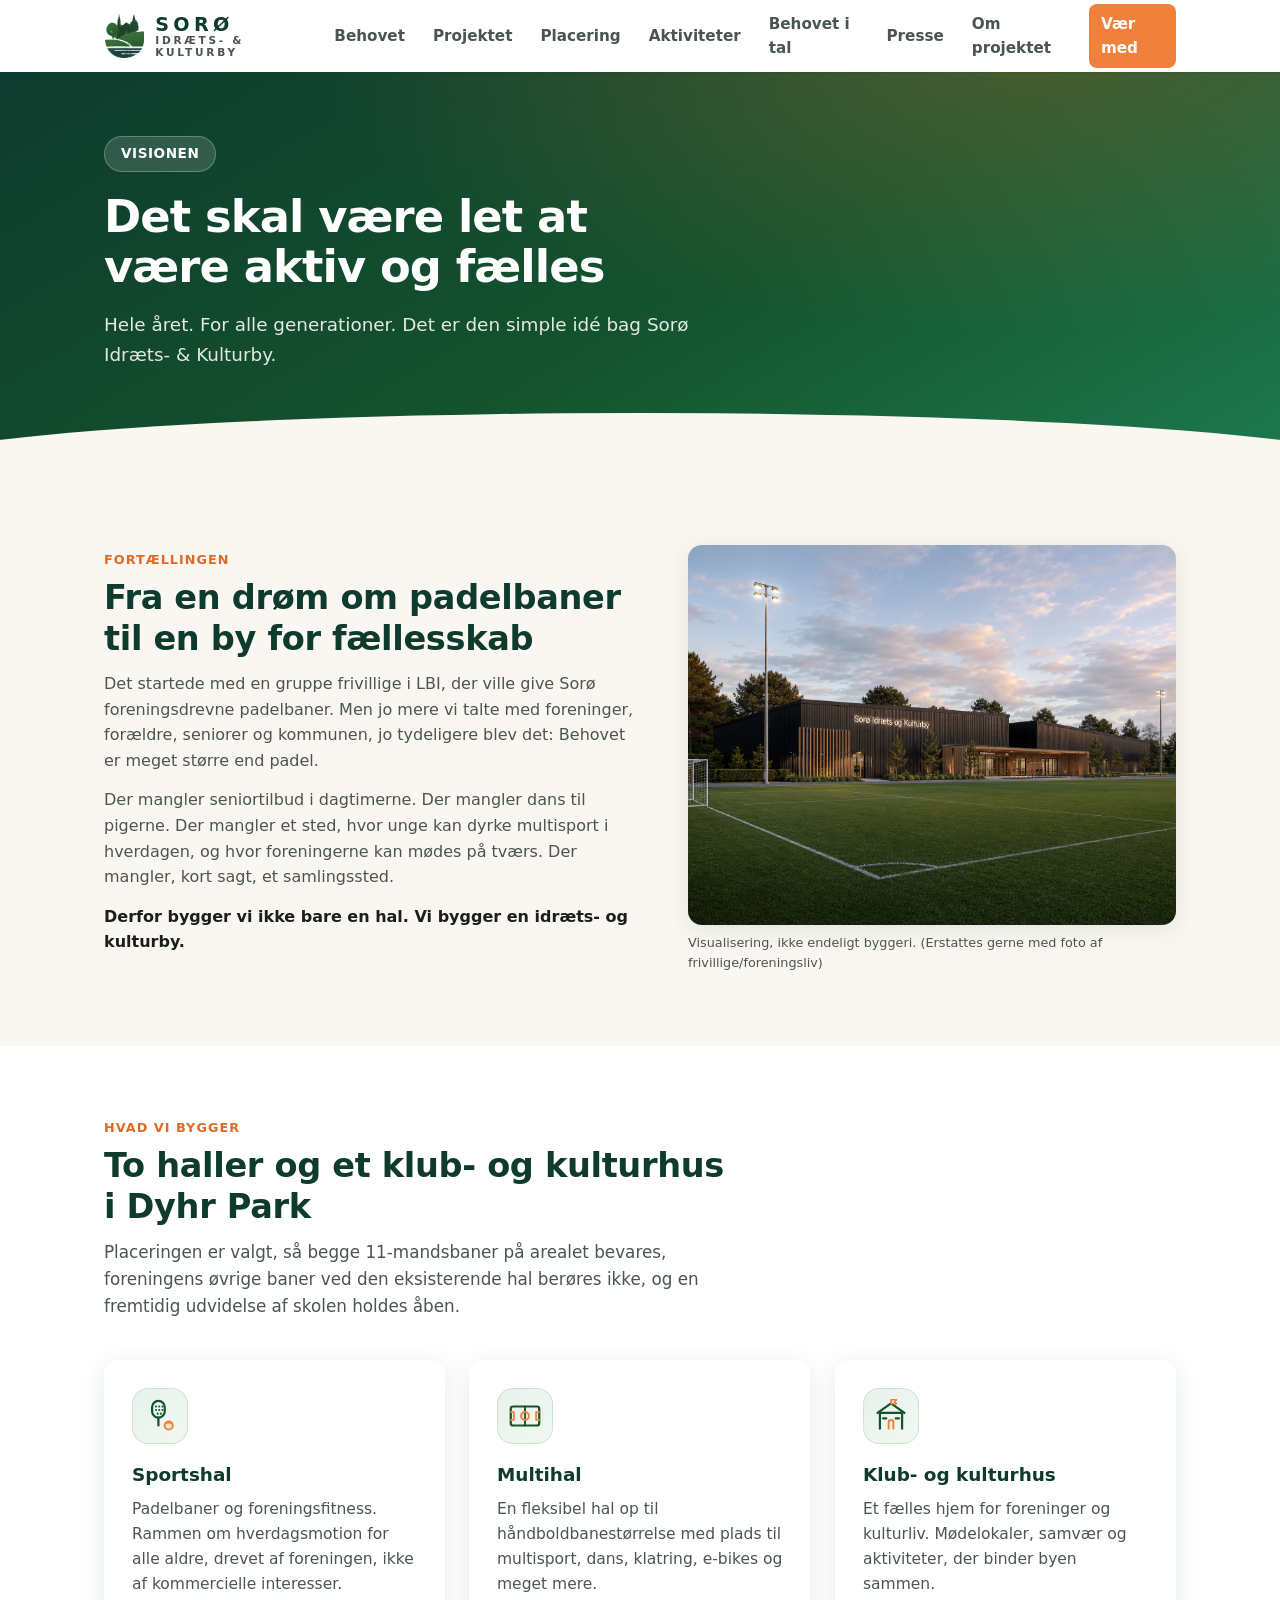
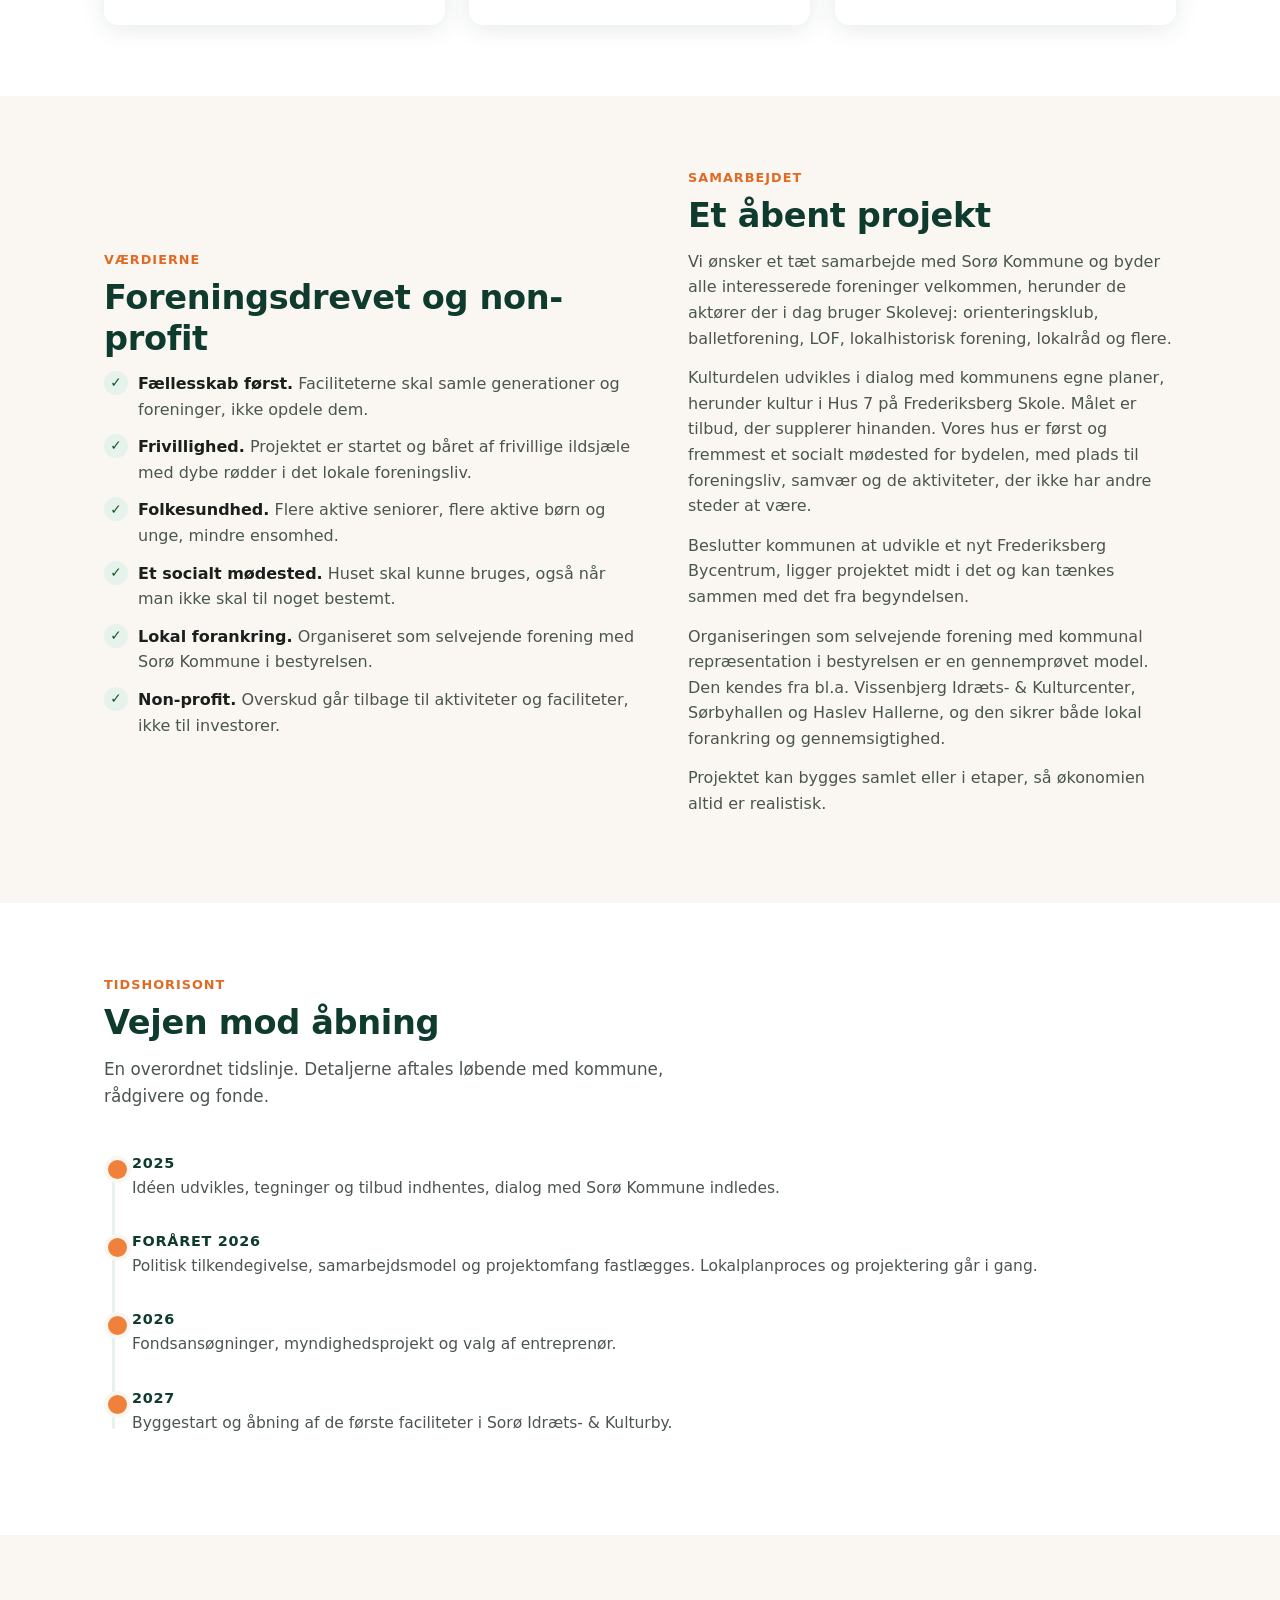
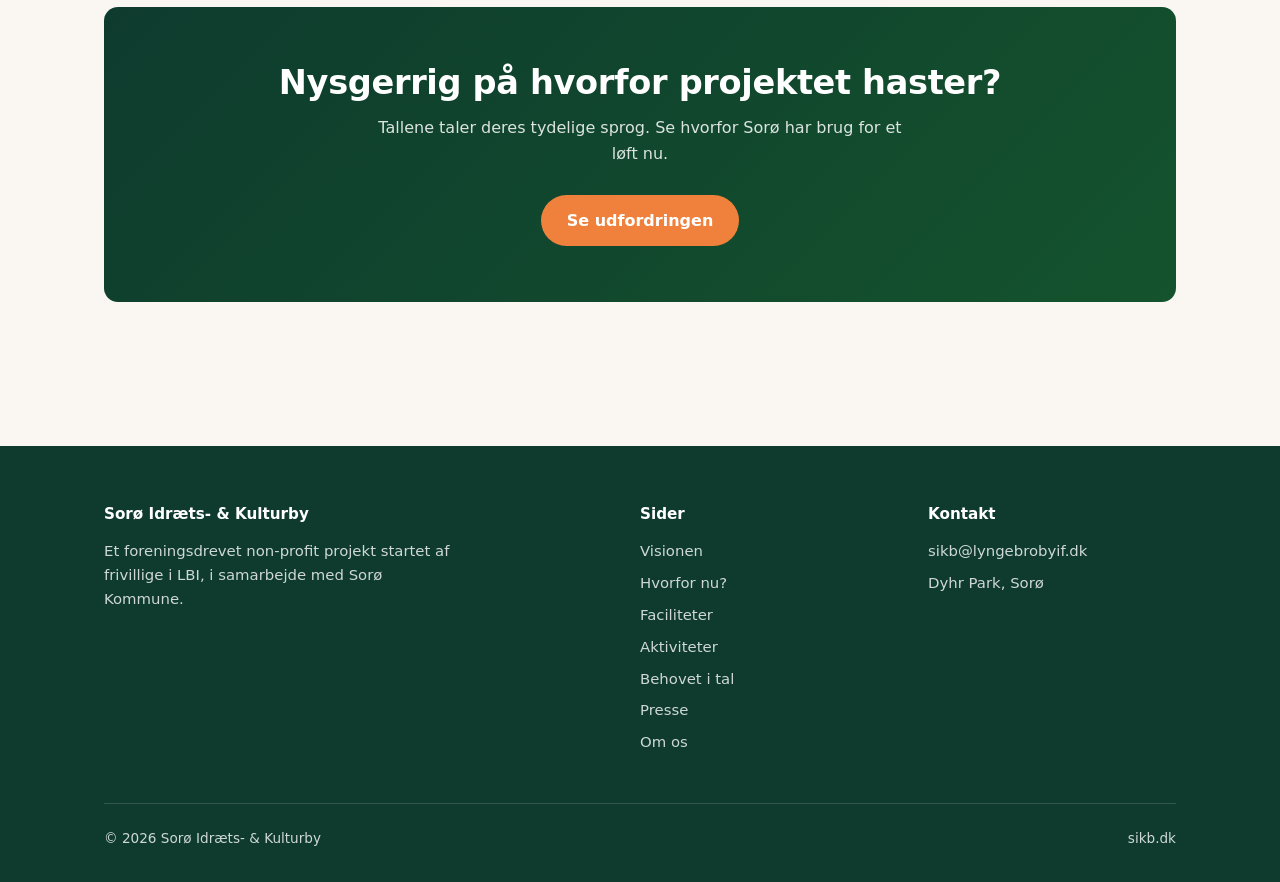
<file: vision.html>
<!DOCTYPE html>
<html lang="da">
<head>
<meta charset="UTF-8">
<meta name="viewport" content="width=device-width, initial-scale=1.0">
<title>Visionen | Sorø Idræts- & Kulturby</title>
<meta name="description" content="Visionen bag Sorø Idræts- & Kulturby: En idræts- og kulturby der gør det let at være aktiv og fælles, hele året, for alle generationer.">
<link rel="stylesheet" href="css/styles.css">
</head>
<body>


<header class="site-header">
  <div class="container nav-wrap">
    <a href="index.html" class="logo"><img class="logo-img" src="img/logo-mark.png" alt="Sorø Idræts- &amp; Kulturby logo"><span class="logo-text"><span class="logo-line1">SORØ</span><span class="logo-line2">Idræts- &amp; Kulturby</span></span></a>
    <button class="nav-toggle" aria-label="Menu" onclick="document.querySelector('.main-nav').classList.toggle('open')">☰</button>
    <nav class="main-nav">
      <a href="index.html#behovet">Behovet</a>
      <a href="index.html#projektet">Projektet</a>
      <a href="index.html#placering">Placering</a>
      <a href="index.html#aktiviteter">Aktiviteter</a>
      <a href="index.html#stemmer">Behovet i tal</a>
      <a href="presse.html">Presse</a>
      <a href="om-os.html">Om projektet</a>
      <a href="index.html#kontakt" class="cta">Vær med</a>
    </nav>
  </div>
</header>

<section class="hero hero-small">
  <div class="container">
    <span class="kicker">Visionen</span>
    <h1>Det skal være let at være aktiv og fælles</h1>
    <p class="lede">Hele året. For alle generationer. Det er den simple idé bag Sorø Idræts- &amp; Kulturby.</p>
  </div>
</section>

<section class="section">
  <div class="container">
    <div class="split">
      <div class="prose">
        <span class="kicker-dark">Fortællingen</span>
        <h2>Fra en drøm om padelbaner til en by for fællesskab</h2>
        <p>Det startede med en gruppe frivillige i LBI, der ville give Sorø foreningsdrevne padelbaner. Men jo mere vi talte med foreninger, forældre, seniorer og kommunen, jo tydeligere blev det: Behovet er meget større end padel.</p>
        <p>Der mangler seniortilbud i dagtimerne. Der mangler dans til pigerne. Der mangler et sted, hvor unge kan dyrke multisport i hverdagen, og hvor foreningerne kan mødes på tværs. Der mangler, kort sagt, et samlingssted.</p>
        <p><strong>Derfor bygger vi ikke bare en hal. Vi bygger en idræts- og kulturby.</strong></p>
      </div>
      <figure class="viz">
        <img class="photo tall" src="img/SIKB_02.png" alt="Visualisering af Sorø Idræts- og Kulturby ved solnedgang set fra fodboldbanen">
        <figcaption>Visualisering, ikke endeligt byggeri. (Erstattes gerne med foto af frivillige/foreningsliv)</figcaption>
      </figure>
    </div>
  </div>
</section>

<section class="section alt">
  <div class="container">
    <div class="section-head">
      <span class="kicker-dark">Hvad vi bygger</span>
      <h2>To haller og et klub- og kulturhus i Dyhr Park</h2>
      <p>Placeringen er valgt, så begge 11-mandsbaner på arealet bevares, foreningens øvrige baner ved den eksisterende hal berøres ikke, og en fremtidig udvidelse af skolen holdes åben.</p>
    </div>
    <div class="grid grid-3">
      <div class="card">
        <div class="icon icon-svg" aria-hidden="true"><svg viewBox="0 0 48 48" fill="none" stroke-linecap="round" stroke-linejoin="round"><g stroke="#14532d" stroke-width="2.8"><rect x="14" y="5" width="16" height="21" rx="8"/><path d="M22 26v10"/></g><g fill="#14532d"><circle cx="19" cy="12" r="1.3"/><circle cx="23" cy="12" r="1.3"/><circle cx="27" cy="12" r="1.3"/><circle cx="19" cy="16.5" r="1.3"/><circle cx="23" cy="16.5" r="1.3"/><circle cx="27" cy="16.5" r="1.3"/><circle cx="21" cy="21" r="1.3"/><circle cx="25" cy="21" r="1.3"/></g><circle cx="35" cy="36" r="5.2" stroke="#f0813c" stroke-width="2.4" fill="#f0813c" fill-opacity="0.15"/><path d="M30.4 34c3-2 6.2-2 9.2 0" stroke="#f0813c" stroke-width="2"/></svg></div>
        <h3>Sportshal</h3>
        <p>Padelbaner og foreningsfitness. Rammen om hverdagsmotion for alle aldre, drevet af foreningen, ikke af kommercielle interesser.</p>
      </div>
      <div class="card">
        <div class="icon icon-svg" aria-hidden="true"><svg viewBox="0 0 48 48" fill="none" stroke-linecap="round" stroke-linejoin="round"><rect x="6" y="12" width="36" height="24" rx="3" stroke="#14532d" stroke-width="2.8"/><path d="M24 12v24" stroke="#14532d" stroke-width="2.4"/><circle cx="24" cy="24" r="5" stroke="#f0813c" stroke-width="2.4" fill="#f0813c" fill-opacity="0.12"/><path d="M6 19h4v10H6M42 19h-4v10h4" stroke="#f0813c" stroke-width="2.2"/></svg></div>
        <h3>Multihal</h3>
        <p>En fleksibel hal op til håndboldbanestørrelse med plads til multisport, dans, klatring, e-bikes og meget mere.</p>
      </div>
      <div class="card">
        <div class="icon icon-svg" aria-hidden="true"><svg viewBox="0 0 48 48" fill="none" stroke-linecap="round" stroke-linejoin="round"><path d="M10 40V20h28v20M7 20 24 8l17 12M14 27h4M30 27h4" stroke="#14532d" stroke-width="2.8"/><path d="M21 40v-8a3 3 0 016 0v8" stroke="#f0813c" stroke-width="2.4"/><path d="M24 8V3.5h7L28.6 6l2.4 2.5h-7" stroke="#f0813c" stroke-width="2" fill="#f0813c" fill-opacity="0.15"/></svg></div>
        <h3>Klub- og kulturhus</h3>
        <p>Et fælles hjem for foreninger og kulturliv. Mødelokaler, samvær og aktiviteter, der binder byen sammen.</p>
      </div>
    </div>
  </div>
</section>

<section class="section">
  <div class="container">
    <div class="split">
      <div class="prose">
        <span class="kicker-dark">Værdierne</span>
        <h2>Foreningsdrevet og non-profit</h2>
        <ul class="checklist">
          <li><strong>Fællesskab først.</strong> Faciliteterne skal samle generationer og foreninger, ikke opdele dem.</li>
          <li><strong>Frivillighed.</strong> Projektet er startet og båret af frivillige ildsjæle med dybe rødder i det lokale foreningsliv.</li>
          <li><strong>Folkesundhed.</strong> Flere aktive seniorer, flere aktive børn og unge, mindre ensomhed.</li>
          <li><strong>Et socialt mødested.</strong> Huset skal kunne bruges, også når man ikke skal til noget bestemt.</li>
          <li><strong>Lokal forankring.</strong> Organiseret som selvejende forening med Sorø Kommune i bestyrelsen.</li>
          <li><strong>Non-profit.</strong> Overskud går tilbage til aktiviteter og faciliteter, ikke til investorer.</li>
        </ul>
      </div>
      <div class="prose">
        <span class="kicker-dark">Samarbejdet</span>
        <h2>Et åbent projekt</h2>
        <p>Vi ønsker et tæt samarbejde med Sorø Kommune og byder alle interesserede foreninger velkommen, herunder de aktører der i dag bruger Skolevej: orienteringsklub, balletforening, LOF, lokalhistorisk forening, lokalråd og flere.</p>
        <p>Kulturdelen udvikles i dialog med kommunens egne planer, herunder kultur i Hus 7 på Frederiksberg Skole. Målet er tilbud, der supplerer hinanden. Vores hus er først og fremmest et socialt mødested for bydelen, med plads til foreningsliv, samvær og de aktiviteter, der ikke har andre steder at være.</p>
        <p>Beslutter kommunen at udvikle et nyt Frederiksberg Bycentrum, ligger projektet midt i det og kan tænkes sammen med det fra begyndelsen.</p>
        <p>Organiseringen som selvejende forening med kommunal repræsentation i bestyrelsen er en gennemprøvet model. Den kendes fra bl.a. Vissenbjerg Idræts- &amp; Kulturcenter, Sørbyhallen og Haslev Hallerne, og den sikrer både lokal forankring og gennemsigtighed.</p>
        <p>Projektet kan bygges samlet eller i etaper, så økonomien altid er realistisk.</p>
      </div>
    </div>
  </div>
</section>

<section class="section alt">
  <div class="container">
    <div class="section-head">
      <span class="kicker-dark">Tidshorisont</span>
      <h2>Vejen mod åbning</h2>
      <p>En overordnet tidslinje. Detaljerne aftales løbende med kommune, rådgivere og fonde.</p>
    </div>
    <ul class="timeline">
      <li><span class="when">2025</span><p>Idéen udvikles, tegninger og tilbud indhentes, dialog med Sorø Kommune indledes.</p></li>
      <li><span class="when">Foråret 2026</span><p>Politisk tilkendegivelse, samarbejdsmodel og projektomfang fastlægges. Lokalplanproces og projektering går i gang.</p></li>
      <li><span class="when">2026</span><p>Fondsansøgninger, myndighedsprojekt og valg af entreprenør.</p></li>
      <li><span class="when">2027</span><p>Byggestart og åbning af de første faciliteter i Sorø Idræts- &amp; Kulturby.</p></li>
    </ul>
  </div>
</section>

<section class="section">
  <div class="container">
    <div class="cta-band">
      <h2>Nysgerrig på hvorfor projektet haster?</h2>
      <p>Tallene taler deres tydelige sprog. Se hvorfor Sorø har brug for et løft nu.</p>
      <a href="udfordringen.html" class="btn btn-primary">Se udfordringen</a>
    </div>
  </div>
</section>

<footer class="site-footer">
  <div class="container">
    <div class="footer-grid">
      <div>
        <h4>Sorø Idræts- &amp; Kulturby</h4>
        <p style="font-size:0.93rem; max-width:38ch;">Et foreningsdrevet non-profit projekt startet af frivillige i LBI, i samarbejde med Sorø Kommune.</p>
      </div>
      <div>
        <h4>Sider</h4>
        <ul>
          <li><a href="vision.html">Visionen</a></li>
          <li><a href="udfordringen.html">Hvorfor nu?</a></li>
          <li><a href="faciliteter.html">Faciliteter</a></li>
          <li><a href="aktiviteter.html">Aktiviteter</a></li>
          <li><a href="stemmer.html">Behovet i tal</a></li>
          <li><a href="presse.html">Presse</a></li>
          <li><a href="om-os.html">Om os</a></li>
        </ul>
      </div>
      <div>
        <h4>Kontakt</h4>
        <ul>
          <li><a href="mailto:sikb@lyngebrobyif.dk">sikb@lyngebrobyif.dk</a></li>
          <li>Dyhr Park, Sorø</li>
        </ul>
      </div>
    </div>
    <div class="footer-bottom">
      <span>© 2026 Sorø Idræts- &amp; Kulturby</span>
      <span>sikb.dk</span>
    </div>
  </div>
</footer>

<script src="js/main.js" defer></script>
</body>
</html>
</file>
<file: css/styles.css>
/* ============================================
   Sorø Idræts- & Kulturby — sikb.dk
   Fælles stylesheet
   ============================================ */

:root {
  --green-900: #0e3b2e;
  --green-700: #14532d;
  --green-500: #1e7a4f;
  --green-100: #e6f2ec;
  --orange-500: #f0813c;
  --orange-600: #e06a24;
  --sand-50: #faf7f2;
  --ink-900: #1a1f1c;
  --ink-600: #4b554f;
  --white: #ffffff;
  --radius: 14px;
  --shadow: 0 4px 24px rgba(14, 59, 46, 0.10);
  --maxw: 1120px;
}

* { margin: 0; padding: 0; box-sizing: border-box; }

html { scroll-behavior: smooth; }

body {
  font-family: "Segoe UI", system-ui, -apple-system, "Helvetica Neue", Arial, sans-serif;
  color: var(--ink-900);
  background: var(--sand-50);
  line-height: 1.6;
}

img { max-width: 100%; display: block; }

.container {
  max-width: var(--maxw);
  margin: 0 auto;
  padding: 0 24px;
}

/* ---------- Udkast-banner (fjernes før lancering) ---------- */
.draft-banner {
  background: #fff3cd;
  color: #7a5b00;
  text-align: center;
  font-size: 0.85rem;
  padding: 6px 16px;
}

/* ---------- Header / navigation ---------- */
.site-header {
  background: var(--white);
  position: sticky;
  top: 0;
  z-index: 100;
  box-shadow: 0 1px 0 rgba(0,0,0,0.06);
}

.nav-wrap {
  display: flex;
  align-items: center;
  justify-content: space-between;
  height: 72px;
}

.logo {
  display: flex;
  align-items: center;
  gap: 10px;
  text-decoration: none;
  color: var(--green-900);
  font-weight: 800;
  font-size: 1.05rem;
  letter-spacing: -0.01em;
}

.logo-img {
  width: 44px;
  height: 44px;
  object-fit: contain;
}

.logo-text {
  display: flex;
  flex-direction: column;
  line-height: 1.1;
}

.logo-line1 {
  font-size: 1.2rem;
  font-weight: 800;
  letter-spacing: 0.22em;
  color: var(--green-900);
}

.logo-line2 {
  font-size: 0.66rem;
  font-weight: 700;
  letter-spacing: 0.26em;
  text-transform: uppercase;
  color: var(--ink-600);
}

.logo-mark {
  width: 38px;
  height: 38px;
  border-radius: 10px;
  background: linear-gradient(135deg, var(--green-500), var(--green-900));
  color: #fff;
  display: grid;
  place-items: center;
  font-size: 0.8rem;
  font-weight: 800;
}

.main-nav { display: flex; gap: 4px; align-items: center; }

.main-nav a {
  text-decoration: none;
  color: var(--ink-600);
  font-size: 0.95rem;
  font-weight: 600;
  padding: 8px 12px;
  border-radius: 8px;
  transition: color .15s, background .15s;
}

.main-nav a:hover { color: var(--green-700); background: var(--green-100); }
.main-nav a.active { color: var(--green-700); background: var(--green-100); }

.main-nav a.cta {
  background: var(--orange-500);
  color: #fff;
  margin-left: 8px;
}
.main-nav a.cta:hover { background: var(--orange-600); }

.nav-toggle { display: none; background: none; border: none; font-size: 1.6rem; color: var(--green-900); cursor: pointer; }

@media (max-width: 860px) {
  .nav-toggle { display: block; }
  .main-nav {
    display: none;
    position: absolute;
    top: 72px; left: 0; right: 0;
    background: var(--white);
    flex-direction: column;
    align-items: stretch;
    padding: 12px 24px 20px;
    box-shadow: var(--shadow);
  }
  .main-nav.open { display: flex; }
  .main-nav a { padding: 12px; }
}

/* ---------- Hero ---------- */
.hero {
  background:
    radial-gradient(1200px 500px at 80% -10%, rgba(240,129,60,0.25), transparent 60%),
    linear-gradient(150deg, var(--green-900) 0%, var(--green-700) 55%, var(--green-500) 100%);
  color: #fff;
  padding: 88px 0 96px;
  position: relative;
  overflow: hidden;
}

.hero::after {
  content: "";
  position: absolute;
  inset: auto -10% -60px -10%;
  height: 120px;
  background: var(--sand-50);
  border-radius: 100% 100% 0 0;
}

.hero .container { position: relative; z-index: 1; }

.hero .kicker {
  display: inline-block;
  background: rgba(255,255,255,0.14);
  border: 1px solid rgba(255,255,255,0.25);
  border-radius: 999px;
  padding: 6px 16px;
  font-size: 0.85rem;
  font-weight: 600;
  letter-spacing: 0.04em;
  text-transform: uppercase;
  margin-bottom: 20px;
}

.hero h1 {
  font-size: clamp(2.1rem, 5vw, 3.4rem);
  line-height: 1.12;
  letter-spacing: -0.02em;
  max-width: 18ch;
  margin-bottom: 18px;
}

.hero p.lede {
  font-size: 1.15rem;
  max-width: 56ch;
  color: rgba(255,255,255,0.88);
  margin-bottom: 32px;
}

.hero-small { padding: 64px 0 72px; }
.hero-small h1 { font-size: clamp(1.9rem, 4vw, 2.8rem); }

.btn-row { display: flex; gap: 12px; flex-wrap: wrap; }

.btn {
  display: inline-block;
  text-decoration: none;
  font-weight: 700;
  padding: 13px 26px;
  border-radius: 999px;
  font-size: 1rem;
  transition: transform .12s, background .15s;
}
.btn:hover { transform: translateY(-1px); }

.btn-primary { background: var(--orange-500); color: #fff; }
.btn-primary:hover { background: var(--orange-600); }

.btn-ghost { background: rgba(255,255,255,0.12); color: #fff; border: 1px solid rgba(255,255,255,0.35); }
.btn-ghost:hover { background: rgba(255,255,255,0.2); }

.btn-dark { background: var(--green-700); color: #fff; }
.btn-dark:hover { background: var(--green-900); }

/* ---------- Sektioner ---------- */
.section { padding: 72px 0; }
.section.tight { padding: 48px 0; }
.section.alt { background: var(--white); }

.section-head { max-width: 62ch; margin-bottom: 40px; }

.section-head .kicker,
.kicker-dark {
  color: var(--orange-600);
  font-weight: 700;
  text-transform: uppercase;
  letter-spacing: 0.08em;
  font-size: 0.8rem;
  display: block;
  margin-bottom: 8px;
}

h2 {
  font-size: clamp(1.5rem, 3vw, 2.1rem);
  letter-spacing: -0.01em;
  color: var(--green-900);
  line-height: 1.2;
  margin-bottom: 12px;
}

h3 { color: var(--green-900); font-size: 1.15rem; margin-bottom: 8px; }

.section-head p { color: var(--ink-600); font-size: 1.05rem; }

/* ---------- Kort / grids ---------- */
.grid { display: grid; gap: 24px; }
.grid-3 { grid-template-columns: repeat(3, 1fr); }
.grid-2 { grid-template-columns: repeat(2, 1fr); }

@media (max-width: 860px) {
  .grid-3, .grid-2 { grid-template-columns: 1fr; }
}

.card {
  background: var(--white);
  border-radius: var(--radius);
  padding: 28px;
  box-shadow: var(--shadow);
}

.card .icon {
  width: 56px; height: 56px;
  border-radius: 16px;
  background: linear-gradient(135deg, var(--green-100), #f2f8f0);
  border: 1px solid rgba(30, 122, 79, 0.14);
  display: grid;
  place-items: center;
  font-size: 1.4rem;
  margin-bottom: 16px;
}

.card .icon svg {
  width: 38px;
  height: 38px;
  display: block;
}

.card p { color: var(--ink-600); font-size: 0.97rem; }

/* ---------- Facts / statistik ---------- */
.stats { display: grid; grid-template-columns: repeat(3, 1fr); gap: 24px; }
@media (max-width: 860px) { .stats { grid-template-columns: 1fr; } }

.stat {
  background: var(--white);
  border-radius: var(--radius);
  padding: 32px 28px;
  box-shadow: var(--shadow);
  border-top: 4px solid var(--orange-500);
}

.stat .num {
  font-size: 2.6rem;
  font-weight: 800;
  color: var(--green-900);
  line-height: 1.1;
  letter-spacing: -0.02em;
}

.stat .label { color: var(--ink-600); font-size: 0.95rem; margin-top: 6px; }

/* ---------- Citater ---------- */
.quote-card {
  background: var(--white);
  border-radius: var(--radius);
  padding: 32px;
  box-shadow: var(--shadow);
  border-left: 4px solid var(--green-500);
}

.quote-card blockquote {
  font-size: 1.05rem;
  color: var(--ink-900);
  font-style: italic;
  margin-bottom: 16px;
}

.quote-card .attribution { display: flex; align-items: center; gap: 12px; }

.quote-card .org-badge {
  width: 48px; height: 48px;
  border-radius: 50%;
  background: #fff;
  border: 1px solid rgba(0,0,0,0.08);
  color: var(--green-700);
  display: grid;
  place-items: center;
  font-weight: 800;
  font-size: 0.75rem;
  flex-shrink: 0;
  overflow: hidden;
}

.quote-card .org-badge img {
  width: 82%;
  height: 82%;
  object-fit: contain;
}

.quote-card .who { font-weight: 700; color: var(--green-900); font-size: 0.95rem; }
.quote-card .role { color: var(--ink-600); font-size: 0.85rem; }

.placeholder-note {
  background: #fff3cd;
  border-radius: 8px;
  padding: 10px 14px;
  font-size: 0.8rem;
  color: #7a5b00;
  margin-top: 16px;
}

/* ---------- Fotos/visualiseringer ---------- */
.photo {
  width: 100%;
  border-radius: var(--radius);
  box-shadow: var(--shadow);
  object-fit: cover;
}
.photo.tall { min-height: 380px; max-height: 460px; }
.photo.short { height: 190px; margin-bottom: 16px; }
figure.viz { margin: 0; }
figure.viz figcaption { font-size: 0.8rem; color: var(--ink-600); margin-top: 8px; }

/* ---------- Billed-placeholder ---------- */
.img-placeholder {
  border-radius: var(--radius);
  background:
    repeating-linear-gradient(45deg, rgba(30,122,79,0.08) 0 12px, transparent 12px 24px),
    linear-gradient(135deg, var(--green-100), #d7e8df);
  min-height: 280px;
  display: grid;
  place-items: center;
  color: var(--green-700);
  font-weight: 600;
  font-size: 0.9rem;
  text-align: center;
  padding: 20px;
  border: 2px dashed rgba(30,122,79,0.35);
}

.img-placeholder.tall { min-height: 380px; }
.img-placeholder.short { min-height: 180px; }

/* ---------- Split layout ---------- */
.split {
  display: grid;
  grid-template-columns: 1.1fr 1fr;
  gap: 48px;
  align-items: center;
}
@media (max-width: 860px) { .split { grid-template-columns: 1fr; gap: 28px; } }

.split .prose p { margin-bottom: 14px; color: var(--ink-600); }
.split .prose p strong { color: var(--ink-900); }

/* ---------- Lister med flueben ---------- */
.checklist { list-style: none; }
.checklist li {
  padding-left: 34px;
  position: relative;
  margin-bottom: 12px;
  color: var(--ink-600);
}
.checklist li::before {
  content: "✓";
  position: absolute;
  left: 0; top: 0;
  width: 24px; height: 24px;
  border-radius: 50%;
  background: var(--green-100);
  color: var(--green-700);
  font-weight: 800;
  font-size: 0.85rem;
  display: grid;
  place-items: center;
}
.checklist li strong { color: var(--ink-900); }

/* ---------- Tidslinje ---------- */
.timeline { list-style: none; position: relative; padding-left: 28px; }
.timeline::before {
  content: "";
  position: absolute;
  left: 8px; top: 6px; bottom: 6px;
  width: 3px;
  background: var(--green-100);
  border-radius: 2px;
}
.timeline li { position: relative; margin-bottom: 28px; }
.timeline li::before {
  content: "";
  position: absolute;
  left: -28px; top: 6px;
  width: 19px; height: 19px;
  border-radius: 50%;
  background: var(--orange-500);
  border: 4px solid var(--sand-50);
}
.timeline .when {
  font-weight: 800;
  color: var(--green-900);
  font-size: 0.9rem;
  text-transform: uppercase;
  letter-spacing: 0.05em;
}
.timeline p { color: var(--ink-600); font-size: 0.97rem; }

/* ---------- Fase-kort ---------- */
.phase {
  background: var(--white);
  border-radius: var(--radius);
  box-shadow: var(--shadow);
  overflow: hidden;
}
.phase .phase-head {
  background: var(--green-700);
  color: #fff;
  padding: 14px 24px;
  font-weight: 700;
  font-size: 0.9rem;
  letter-spacing: 0.04em;
  text-transform: uppercase;
}
.phase .phase-body { padding: 24px; }
.phase .phase-body p { color: var(--ink-600); font-size: 0.95rem; }

/* ---------- Team ---------- */
.team-grid { display: grid; grid-template-columns: repeat(3, 1fr); gap: 24px; }
@media (max-width: 1000px) { .team-grid { grid-template-columns: repeat(2, 1fr); } }
@media (max-width: 640px) { .team-grid { grid-template-columns: 1fr; } }

.team-card {
  background: var(--white);
  border-radius: var(--radius);
  padding: 28px;
  box-shadow: var(--shadow);
  text-align: center;
}
.team-card .avatar {
  width: 88px; height: 88px;
  border-radius: 50%;
  margin: 0 auto 16px;
  background: linear-gradient(135deg, var(--green-500), var(--green-900));
  color: #fff;
  display: grid;
  place-items: center;
  font-size: 1.5rem;
  font-weight: 800;
}
.team-card .role-tag {
  display: inline-block;
  background: var(--green-100);
  color: var(--green-700);
  border-radius: 999px;
  font-size: 0.75rem;
  font-weight: 700;
  padding: 4px 12px;
  margin-bottom: 10px;
  text-transform: uppercase;
  letter-spacing: 0.04em;
}
.team-card p { color: var(--ink-600); font-size: 0.92rem; }

/* ---------- CTA-bånd ---------- */
.cta-band {
  background: linear-gradient(135deg, var(--green-900), var(--green-700));
  color: #fff;
  border-radius: var(--radius);
  padding: 56px 48px;
  text-align: center;
}
.cta-band h2 { color: #fff; }
.cta-band p { color: rgba(255,255,255,0.85); max-width: 54ch; margin: 0 auto 28px; }

/* ---------- Dagsrytme (aktiviteter) ---------- */
.day-strip { display: grid; grid-template-columns: repeat(3, 1fr); gap: 24px; }
@media (max-width: 860px) { .day-strip { grid-template-columns: 1fr; } }

.day-block {
  border-radius: var(--radius);
  padding: 28px;
  color: #fff;
}
.day-block.morning { background: linear-gradient(150deg, #e8a33d, #d97f28); }
.day-block.afternoon { background: linear-gradient(150deg, #1e7a4f, #14532d); }
.day-block.evening { background: linear-gradient(150deg, #24435c, #16283a); }
.day-block .time { font-weight: 800; font-size: 0.85rem; text-transform: uppercase; letter-spacing: 0.06em; opacity: 0.85; }
.day-block h3 { color: #fff; margin-top: 6px; }
.day-block p { color: rgba(255,255,255,0.88); font-size: 0.95rem; }

/* ---------- Footer ---------- */
.site-footer {
  background: var(--green-900);
  color: rgba(255,255,255,0.8);
  padding: 56px 0 32px;
  margin-top: 72px;
}
.footer-grid {
  display: grid;
  grid-template-columns: 2fr 1fr 1fr;
  gap: 40px;
  margin-bottom: 40px;
}
@media (max-width: 860px) { .footer-grid { grid-template-columns: 1fr; } }

.site-footer h4 { color: #fff; font-size: 0.95rem; margin-bottom: 14px; }
.site-footer a { color: rgba(255,255,255,0.8); text-decoration: none; }
.site-footer a:hover { color: #fff; }
.site-footer ul { list-style: none; }
.site-footer li { margin-bottom: 8px; font-size: 0.93rem; }
.footer-bottom {
  border-top: 1px solid rgba(255,255,255,0.15);
  padding-top: 24px;
  font-size: 0.85rem;
  display: flex;
  justify-content: space-between;
  flex-wrap: wrap;
  gap: 8px;
}

/* ---------- One-pager (forsiden) ---------- */
body.home .draft-banner {
  position: fixed;
  bottom: 0;
  left: 0;
  right: 0;
  z-index: 300;
}

body.home .site-header {
  position: absolute;
  top: 0;
  left: 0;
  right: 0;
  background: transparent;
  box-shadow: none;
}

body.home .site-header:not(.scrolled) .main-nav:not(.open) a:not(.cta) {
  color: rgba(255, 255, 255, 0.92);
}
body.home .site-header:not(.scrolled) .main-nav:not(.open) a:not(.cta):hover,
body.home .site-header:not(.scrolled) .main-nav:not(.open) a:not(.cta).active {
  background: rgba(255, 255, 255, 0.14);
  color: #fff;
}
body.home .site-header:not(.scrolled) .logo-line1 { color: #fff; }
body.home .site-header:not(.scrolled) .logo-line2 { color: rgba(255, 255, 255, 0.75); }
body.home .site-header:not(.scrolled) .nav-toggle { color: #fff; }

body.home .site-header.scrolled {
  position: fixed;
  background: var(--white);
  box-shadow: 0 4px 20px rgba(14, 59, 46, 0.12);
  animation: headerDrop .3s ease;
}

@keyframes headerDrop {
  from { transform: translateY(-100%); }
  to { transform: translateY(0); }
}

.hero-home {
  min-height: 100vh;
  display: flex;
  align-items: center;
  padding: 120px 0 140px;
}

.hero-home::after { display: none; }

.scroll-hint {
  position: absolute;
  left: 50%;
  bottom: 30px;
  transform: translateX(-50%);
  color: rgba(255, 255, 255, 0.85);
  text-decoration: none;
  font-size: 0.78rem;
  font-weight: 700;
  letter-spacing: 0.18em;
  text-transform: uppercase;
  display: flex;
  flex-direction: column;
  align-items: center;
  gap: 8px;
  z-index: 2;
}

.scroll-hint .chevron {
  width: 12px;
  height: 12px;
  border-right: 2.5px solid rgba(255, 255, 255, 0.85);
  border-bottom: 2.5px solid rgba(255, 255, 255, 0.85);
  transform: rotate(45deg);
}

@media (prefers-reduced-motion: no-preference) {
  .scroll-hint { animation: hintBob 2.2s ease-in-out infinite; }
  @keyframes hintBob {
    0%, 100% { transform: translateX(-50%) translateY(0); }
    50% { transform: translateX(-50%) translateY(8px); }
  }
}

/* Anchor-sektioner: plads til fixed header ved hop */
section[id] { scroll-margin-top: 84px; }

/* ---------- Slide deck (forsiden) ---------- */
body.home {
  height: 100svh;
  overflow: hidden;
}

.deck {
  height: 100svh;
  overflow-y: scroll;
  scroll-snap-type: y mandatory;
  scroll-behavior: smooth;
  scrollbar-width: none;
}
.deck::-webkit-scrollbar { display: none; }

.deck .slide {
  min-height: 100svh;
  scroll-snap-align: start;
  scroll-snap-stop: always;
  display: flex;
  align-items: center;
  position: relative;
  overflow: hidden;
  padding: clamp(5rem, 10vh, 7rem) 0 clamp(3.5rem, 7vh, 5rem);
}

.deck .slide > .container { width: 100%; }
.deck .slide[id] { scroll-margin-top: 0; }

/* Mindre luft i sektionsindhold, så slides passer på én skærm */
.deck .slide .section-head { margin-bottom: 28px; }

/* Mørkt slide-tema (dyb grøn med prikmønster) */
.slide-deep {
  background:
    radial-gradient(rgba(255, 255, 255, 0.07) 1.5px, transparent 1.5px) 0 0 / 30px 30px,
    radial-gradient(120% 120% at 20% 100%, #14532d, #0a2c1c);
  color: #fff;
}
.slide-deep h2, .slide-deep h3 { color: #fff; }
.slide-deep .section-head p { color: rgba(255, 255, 255, 0.85); }
.slide-deep .kicker-dark { color: #ffb076; }
.slide-deep .btn-dark { background: rgba(255,255,255,0.14); border: 1px solid rgba(255,255,255,0.3); }
.slide-deep .btn-dark:hover { background: rgba(255,255,255,0.24); }

/* Footeren snapper som sidste element i deck'et */
.slide-footer {
  scroll-snap-align: end;
  margin-top: 0;
}

/* Progressbar i toppen */
.progress {
  position: fixed;
  top: 0;
  left: 0;
  height: 3px;
  width: 0%;
  background: var(--orange-500);
  z-index: 260;
  transition: width .15s linear;
}

/* Prik-navigation i højre side */
.dots {
  position: fixed;
  right: clamp(0.8rem, 2vw, 1.6rem);
  top: 50%;
  transform: translateY(-50%);
  z-index: 240;
  display: flex;
  flex-direction: column;
  gap: 0.8rem;
}
.dots button {
  width: 11px;
  height: 11px;
  border-radius: 50%;
  border: 2px solid rgba(20, 83, 45, 0.45);
  background: transparent;
  cursor: pointer;
  padding: 0;
  transition: all .25s ease;
}
.dots button:hover { transform: scale(1.3); }
.dots button.active {
  background: var(--orange-500);
  border-color: var(--orange-500);
  transform: scale(1.3);
}
.dots.on-dark button { border-color: rgba(255, 255, 255, 0.65); }
.dots.on-dark button.active { background: var(--orange-500); border-color: var(--orange-500); }

@media (max-width: 700px), (max-height: 620px) {
  .dots { display: none; }
  .deck { scroll-snap-type: y proximity; }
  .deck .slide { min-height: 100svh; height: auto; }
}

/* ---------- Animationer ---------- */
@media (prefers-reduced-motion: no-preference) {

  /* Scroll-reveal (klasser sættes af js/main.js) */
  .reveal {
    opacity: 0;
    transform: translateY(26px);
    transition:
      opacity .65s ease,
      transform .65s cubic-bezier(.16, 1, .3, 1);
    will-change: opacity, transform;
  }
  .reveal.visible {
    opacity: 1;
    transform: none;
  }

  /* Hero-indhold glider ind ved sideload */
  .hero .kicker,
  .hero h1,
  .hero p.lede,
  .hero .btn-row {
    animation: heroIn .8s cubic-bezier(.16, 1, .3, 1) backwards;
  }
  .hero h1 { animation-delay: .12s; }
  .hero p.lede { animation-delay: .24s; }
  .hero .btn-row { animation-delay: .36s; }

  @keyframes heroIn {
    from { opacity: 0; transform: translateY(28px); }
    to { opacity: 1; transform: none; }
  }

  /* Hover-løft på kort */
  .card, .stat, .quote-card, .team-card, .phase {
    transition: transform .3s cubic-bezier(.16, 1, .3, 1), box-shadow .3s ease;
  }
  .card:hover, .stat:hover, .quote-card:hover, .team-card:hover, .phase:hover {
    transform: translateY(-6px);
    box-shadow: 0 14px 36px rgba(14, 59, 46, 0.16);
  }

  /* Billeder zoomer blidt ved hover */
  .photo {
    transition: transform .5s cubic-bezier(.16, 1, .3, 1), box-shadow .3s ease;
  }
  figure.viz:hover .photo, .phase:hover .photo {
    transform: scale(1.02);
  }

  /* Dagsblokke og checklist-punkter */
  .day-block { transition: transform .3s cubic-bezier(.16, 1, .3, 1); }
  .day-block:hover { transform: translateY(-6px); }

  /* Timeline-prikker "popper" når de vises */
  .timeline li.reveal::before { transform: scale(0); transition: transform .45s cubic-bezier(.34, 1.56, .64, 1) .2s; }
  .timeline li.reveal.visible::before { transform: scale(1); }

  /* Ikoner vipper ved kort-hover */
  .card .icon { transition: transform .35s cubic-bezier(.34, 1.56, .64, 1); }
  .card:hover .icon { transform: scale(1.1) rotate(-4deg); }

  /* Logo-hover */
  .logo .logo-img { transition: transform .35s cubic-bezier(.34, 1.56, .64, 1); }
  .logo:hover .logo-img { transform: rotate(-6deg) scale(1.08); }

  /* Nav-links: understregning der vokser */
  .main-nav a:not(.cta) {
    position: relative;
  }
  .main-nav a:not(.cta)::after {
    content: "";
    position: absolute;
    left: 12px; right: 100%;
    bottom: 4px;
    height: 2px;
    background: var(--orange-500);
    transition: right .25s ease;
  }
  .main-nav a:not(.cta):hover::after,
  .main-nav a:not(.cta).active::after {
    right: 12px;
  }
}

/* Header får skygge når der scrolles (sættes af js) */
.site-header {
  transition: box-shadow .25s ease;
}
.site-header.scrolled {
  box-shadow: 0 4px 20px rgba(14, 59, 46, 0.12);
}

/* ---------- Newsletter ---------- */
.newsletter-form { display: flex; gap: 10px; max-width: 460px; margin: 0 auto; }
.newsletter-form input {
  flex: 1;
  border: none;
  border-radius: 999px;
  padding: 13px 20px;
  font-size: 0.95rem;
}
@media (max-width: 560px) { .newsletter-form { flex-direction: column; } }

/* EmailOctopus-formularen styles så den matcher sitet */
.newsletter-embed {
  max-width: 460px;
  margin: 0 auto;
  text-align: left;
  --text-colour: #fff;
  --label-colour: #fff;
  --button-colour: var(--orange-500);
  --button-text-colour: #fff;
  --field-border-colour: transparent;
}

.newsletter-embed .emailoctopus-form-wrapper {
  background: transparent;
  padding: 0;
}

.newsletter-embed .form-control,
.newsletter-embed input[type="email"] {
  border: none;
  border-radius: 999px;
  padding: 13px 20px;
  font-size: 0.95rem;
  width: 100%;
}

.newsletter-embed button,
.newsletter-embed input[type="submit"] {
  background: var(--orange-500);
  color: #fff;
  border: none;
  border-radius: 999px;
  padding: 13px 26px;
  font-weight: 700;
  font-size: 1rem;
  cursor: pointer;
  transition: background .15s, transform .12s;
  margin-top: 10px;
}
.newsletter-embed button:hover,
.newsletter-embed input[type="submit"]:hover {
  background: var(--orange-600);
  transform: translateY(-1px);
}

.newsletter-embed .emailoctopus-success-message,
.newsletter-embed .emailoctopus-error-message {
  color: #fff;
  font-weight: 600;
}


/* ---------- Presse: slider og kort ---------- */
.press-slider { position: relative; }

.press-track {
  display: flex;
  gap: 24px;
  overflow-x: auto;
  scroll-snap-type: x mandatory;
  scroll-behavior: smooth;
  padding: 6px 2px 20px;
  scrollbar-width: none;
  -ms-overflow-style: none;
}
.press-track::-webkit-scrollbar { display: none; }

.press-card {
  flex: 0 0 clamp(250px, 30%, 330px);
  scroll-snap-align: start;
  background: var(--white);
  border-radius: var(--radius);
  box-shadow: var(--shadow);
  padding: 26px 26px 22px;
  display: flex;
  flex-direction: column;
  text-decoration: none;
  color: inherit;
  border-top: 4px solid var(--green-500);
}

.press-card.is-release { border-top-color: var(--orange-500); }

.press-meta {
  display: flex;
  align-items: center;
  gap: 10px;
  flex-wrap: wrap;
  margin-bottom: 12px;
}

.press-source {
  background: var(--green-100);
  color: var(--green-700);
  border-radius: 999px;
  font-size: 0.7rem;
  font-weight: 800;
  letter-spacing: 0.06em;
  text-transform: uppercase;
  padding: 4px 11px;
}
.press-card.is-release .press-source {
  background: rgba(240, 129, 60, 0.14);
  color: var(--orange-600);
}

.press-date { font-size: 0.78rem; color: var(--ink-600); font-weight: 600; }

.press-card h3 {
  font-size: 1.05rem;
  line-height: 1.3;
  margin-bottom: 10px;
}

.press-card p {
  color: var(--ink-600);
  font-size: 0.93rem;
  margin-bottom: 18px;
}

.press-link {
  margin-top: auto;
  font-weight: 700;
  font-size: 0.9rem;
  color: var(--green-700);
  display: inline-flex;
  align-items: center;
  gap: 7px;
}
.press-link::after {
  content: "";
  width: 7px; height: 7px;
  border-right: 2.4px solid currentColor;
  border-top: 2.4px solid currentColor;
  transform: rotate(45deg);
  transition: transform .2s ease;
}
.press-card:hover .press-link::after { transform: rotate(45deg) translate(2px, -2px); }
.press-card.is-release .press-link { color: var(--orange-600); }

.press-nav-row {
  display: flex;
  align-items: center;
  gap: 12px;
  margin-top: 4px;
  flex-wrap: wrap;
}

.press-nav {
  width: 42px; height: 42px;
  border-radius: 50%;
  border: 2px solid rgba(20, 83, 45, 0.25);
  background: var(--white);
  color: var(--green-700);
  cursor: pointer;
  display: grid;
  place-items: center;
  padding: 0;
  transition: background .18s, border-color .18s, opacity .18s;
}
.press-nav:hover:not(:disabled) { background: var(--green-100); border-color: var(--green-500); }
.press-nav:disabled { opacity: 0.3; cursor: default; }
.press-nav span {
  width: 9px; height: 9px;
  border-right: 2.6px solid currentColor;
  border-top: 2.6px solid currentColor;
}
.press-nav.prev span { transform: rotate(-135deg) translate(-1px, -1px); }
.press-nav.next span { transform: rotate(45deg) translate(-1px, -1px); }

.press-slider.no-nav .press-nav { display: none; }

.press-nav-row .btn { margin-left: auto; }

@media (max-width: 860px) {
  .press-card { flex-basis: min(86%, 330px); }
  .press-nav-row .btn { margin-left: 0; width: 100%; text-align: center; }
}

/* ---------- Presseside ---------- */
.release {
  background: var(--white);
  border-radius: var(--radius);
  box-shadow: var(--shadow);
  padding: clamp(28px, 5vw, 52px);
  max-width: 76ch;
}

.release .release-kicker {
  color: var(--orange-600);
  font-weight: 800;
  text-transform: uppercase;
  letter-spacing: 0.12em;
  font-size: 0.78rem;
  display: block;
  margin-bottom: 14px;
}

.release h2 { font-size: clamp(1.5rem, 3.2vw, 2.1rem); margin-bottom: 14px; }

.release .standfirst {
  font-size: 1.08rem;
  font-weight: 600;
  color: var(--ink-900);
  margin-bottom: 22px;
}

.release p { color: var(--ink-600); margin-bottom: 16px; }
.release h3 { margin-top: 30px; margin-bottom: 10px; font-size: 1.12rem; }

.release blockquote {
  border-left: 4px solid var(--green-500);
  background: var(--sand-50);
  border-radius: 0 10px 10px 0;
  padding: 20px 24px;
  font-style: italic;
  color: var(--ink-900);
  margin: 22px 0;
}

.release .dateline { font-weight: 700; color: var(--green-900); }

.contact-box {
  border-top: 1px solid rgba(0,0,0,0.09);
  margin-top: 32px;
  padding-top: 24px;
}
.contact-box h4 {
  font-size: 0.8rem;
  text-transform: uppercase;
  letter-spacing: 0.08em;
  color: var(--green-900);
  margin-bottom: 12px;
}
.contact-box ul { list-style: none; }
.contact-box li { color: var(--ink-600); font-size: 0.95rem; margin-bottom: 5px; }
.contact-box li strong { color: var(--ink-900); }
.contact-box a { color: var(--green-700); font-weight: 600; }

/* Medieomtale som liste */
.mention-list { list-style: none; display: grid; gap: 14px; }

.mention {
  background: var(--white);
  border-radius: var(--radius);
  box-shadow: var(--shadow);
  padding: 22px 26px;
  display: grid;
  grid-template-columns: 150px 1fr;
  gap: 20px;
  align-items: baseline;
  text-decoration: none;
  color: inherit;
  transition: transform .25s cubic-bezier(.16,1,.3,1), box-shadow .25s ease;
}
.mention:hover { transform: translateY(-3px); box-shadow: 0 12px 30px rgba(14,59,46,0.14); }
.mention .outlet { font-weight: 800; color: var(--green-900); font-size: 0.92rem; }
.mention .when { display: block; font-weight: 600; color: var(--ink-600); font-size: 0.8rem; margin-top: 2px; }
.mention .headline { font-weight: 700; color: var(--green-900); }
.mention .excerpt { color: var(--ink-600); font-size: 0.93rem; margin-top: 4px; }

@media (max-width: 700px) {
  .mention { grid-template-columns: 1fr; gap: 8px; }
}

/* Pressemateriale */
.asset-grid { display: grid; grid-template-columns: repeat(4, 1fr); gap: 18px; }
@media (max-width: 860px) { .asset-grid { grid-template-columns: repeat(2, 1fr); } }

.asset {
  display: block;
  text-decoration: none;
  color: inherit;
  background: var(--white);
  border-radius: var(--radius);
  box-shadow: var(--shadow);
  overflow: hidden;
}
.asset img { width: 100%; height: 140px; object-fit: cover; }
.asset span { display: block; padding: 12px 14px; font-size: 0.85rem; font-weight: 600; color: var(--green-700); }
.asset:hover span { color: var(--orange-600); }

/* Blid udtoning i højre kant, så man kan se der er flere kort */
.press-slider::after {
  content: "";
  position: absolute;
  top: 0;
  right: -4px;
  width: 56px;
  height: calc(100% - 62px);
  pointer-events: none;
  background: linear-gradient(to right, rgba(250,247,242,0), rgba(250,247,242,0.92));
  opacity: 1;
  transition: opacity .25s ease;
}
.press-slider.no-nav::after { opacity: 0; }
.section.alt .press-slider::after,
.press-slider.on-white::after {
  background: linear-gradient(to right, rgba(255,255,255,0), rgba(255,255,255,0.92));
}

/* Direkte link til en enkelt pressemeddelelse */
.release[id] { scroll-margin-top: 96px; }
</file>
